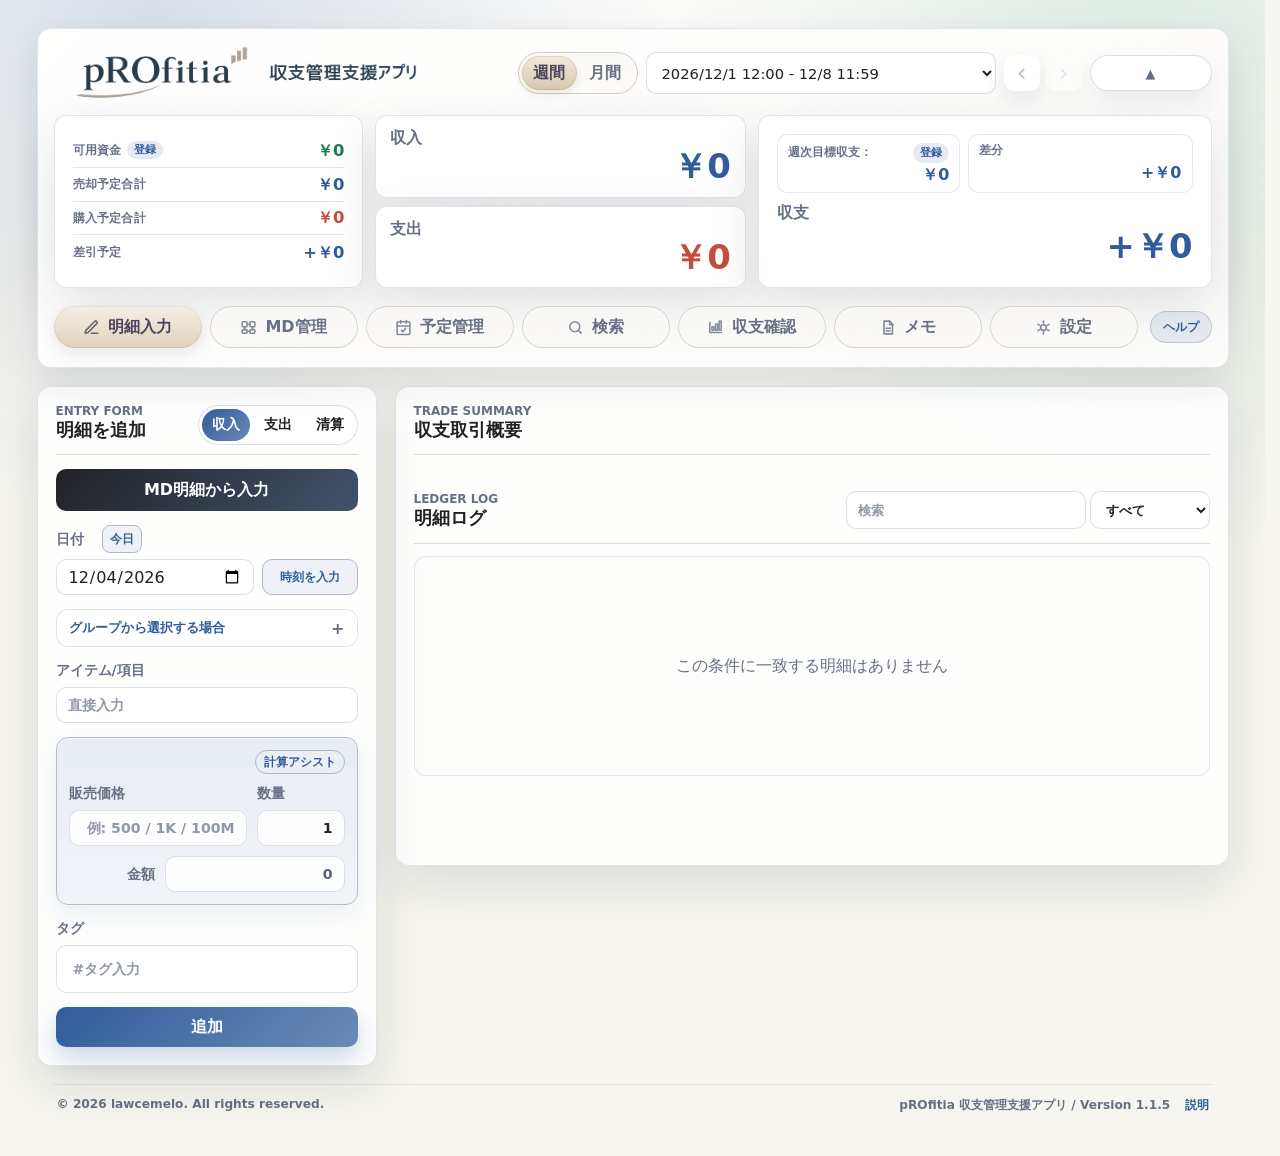
<file: index.html>
<!doctype html>
<html lang="ja">
  <head>
    <meta charset="utf-8" />
    <meta name="viewport" content="width=device-width, initial-scale=1" />
    <title>pROfitia - 収支管理</title>
    <meta name="description" content="RagnarokOnline向けの収支、予定、検索、清算、メモ管理を行うブラウザアプリです。" />
    <meta property="og:title" content="pROfitia 収支管理支援アプリ" />
    <meta property="og:description" content="RagnarokOnline向けの収支、予定、検索、清算、メモ管理を行うブラウザアプリです。" />
    <meta property="og:type" content="website" />
    <meta property="og:url" content="https://lawcemelo.github.io/pROfitia/" />
    <meta property="og:image" content="https://lawcemelo.github.io/pROfitia/assets/ogp.png" />
    <meta property="og:image:width" content="1200" />
    <meta property="og:image:height" content="800" />
    <meta name="twitter:card" content="summary_large_image" />
    <meta name="twitter:title" content="pROfitia 収支管理支援アプリ" />
    <meta name="twitter:description" content="RagnarokOnline向けの収支、予定、検索、清算、メモ管理を行うブラウザアプリです。" />
    <meta name="twitter:image" content="https://lawcemelo.github.io/pROfitia/assets/ogp.png" />
    <link rel="icon" href="favicon.svg" type="image/svg+xml" />
    <link rel="stylesheet" href="styles.css?v=1.1.5" />
  </head>
  <body>
    <main class="app-shell">
      <div class="sticky-top">
        <section class="topbar" aria-label="概要">
          <div>
            <h1 class="app-title">
              <button class="app-title-button" id="titleRefreshButton" type="button" aria-label="ページを更新">
                <img id="titleLogoImage" src="assets/profitia-title.png" alt="pROfitia - 収支管理" />
              </button>
            </h1>
          </div>
          <div class="month-control">
            <div class="period-mode-toggle" role="group" aria-label="表示単位">
              <button class="mode-button active" id="weekModeButton" type="button" data-mode="week">週間</button>
              <button class="mode-button" id="monthModeButton" type="button" data-mode="month">月間</button>
            </div>
            <div class="month-selectors hidden" id="monthSelectors">
              <select id="yearInput" aria-label="年"></select>
              <select id="monthInput" aria-label="月"></select>
            </div>
            <select id="periodPicker" aria-label="表示する収支区間"></select>
            <div class="period-nav-buttons" aria-label="期間移動">
              <button class="icon-button" id="prevMonth" type="button" aria-label="前の期間">‹</button>
              <button class="icon-button" id="nextMonth" type="button" aria-label="次の期間">›</button>
            </div>
          </div>
          <button class="top-collapse-button" id="topCollapseButton" type="button" aria-expanded="true">サマリを隠す</button>
        </section>

        <section class="summary-grid" aria-label="月別サマリー">
        <article class="summary-card planned-detail-summary-card">
          <div class="planned-detail-row">
            <div class="planned-detail-label">
              <span>可用資金</span>
              <button class="mini-register-button" id="plannedCashButton" type="button">登録</button>
            </div>
            <strong id="topPlannedCashTotal">¥0</strong>
          </div>
          <div class="planned-detail-row">
            <span>売却予定合計</span>
            <strong id="topPlannedSellTotal">¥0</strong>
            <strong id="topPlannedSellDetailTotal" class="hidden">¥0</strong>
          </div>
          <div class="planned-detail-row buy-plan">
            <span>購入予定合計</span>
            <strong id="topPlannedBuyTotal">¥0</strong>
            <strong id="topPlannedBuyDetailTotal" class="hidden">¥0</strong>
          </div>
          <div class="planned-detail-row">
            <span>差引予定</span>
            <strong id="topPlannedNetDetailTotal">¥0</strong>
          </div>
        </article>
        <div class="summary-stack main-summary-stack">
          <article class="summary-card compact-summary income">
            <span>収入</span>
            <strong id="incomeTotal">¥0</strong>
          </article>
          <article class="summary-card compact-summary expense">
            <span>支出</span>
            <strong id="expenseTotal">¥0</strong>
          </article>
        </div>
        <article class="summary-card balance balance-summary-card">
          <div class="target-summary-row" aria-label="月間収支目標">
            <div class="target-summary-item">
              <div class="target-summary-label">
                <span id="targetBalanceLabel">月間収支目標</span>
                <button class="mini-register-button" id="targetBalanceButton" type="button">登録</button>
              </div>
              <strong id="targetBalanceTotal">¥0</strong>
            </div>
            <div class="target-summary-item">
              <span>差分</span>
              <strong id="targetDiffTotal">¥0</strong>
            </div>
          </div>
          <span>収支</span>
          <strong id="balanceTotal">¥0</strong>
        </article>
        </section>

        <nav class="tabs" aria-label="画面切り替え">
          <button class="tab-button active" type="button" data-tab="entry">明細入力</button>
          <button class="tab-button md-tab-button" id="mdTabButton" type="button" data-tab="md">MD管理</button>
          <button class="tab-button" type="button" data-tab="planned">予定管理</button>
          <button class="tab-button" type="button" data-tab="search">検索</button>
          <button class="tab-button" type="button" data-tab="summary">収支確認</button>
          <button class="tab-button" type="button" data-tab="memo">メモ</button>
          <button class="tab-button" type="button" data-tab="settings">設定</button>
          <button class="help-page-button" id="openHelpButton" type="button">ヘルプ</button>
        </nav>
      </div>

      <section class="tab-panel active" id="entryPanel">
        <section class="workspace" id="entryWorkspace">
          <form class="entry-form" id="entryForm">
            <div class="form-header">
              <div>
                <p class="market-eyebrow">Entry Form</p>
                <h2>明細を追加</h2>
              </div>
              <div class="type-toggle" role="radiogroup" aria-label="種別">
                <label>
                  <input type="radio" name="type" value="income" checked />
                  <span>収入</span>
                </label>
                <label>
                  <input type="radio" name="type" value="expense" />
                  <span>支出</span>
                </label>
                <label>
                  <input type="radio" name="type" value="settlement" />
                  <span>清算</span>
                </label>
              </div>
            </div>

            <button class="secondary-button entry-md-detail-button" id="openMdEntryFromEntryButton" type="button">MD明細から入力</button>
            <div class="entry-date-row">
              <div class="entry-date-field">
                <div class="entry-date-label-row">
                  <label for="dateInput">&#26085;&#20184;</label>
                  <button class="date-today-button" id="todayDateButton" type="button">&#20170;&#26085;</button>
                </div>
                <input id="dateInput" type="date" required />
              </div>
              <button class="date-time-toggle-button" id="timeToggleButton" type="button" aria-expanded="false">&#26178;&#21051;&#12434;&#20837;&#21147;</button>
              <input class="entry-time-input hidden" id="timeInput" type="time" />
            </div>
            <select class="hidden" id="entryMdInput" aria-hidden="true" tabindex="-1"></select>
            <details class="entry-group-details" id="entryGroupDetails">
              <summary>グループから選択する場合</summary>
              <label>
                グループ
                <select id="entryMapInput"></select>
              </label>
            </details>
            <div class="entry-fields" id="incomeFields">
              <label>
                アイテム/項目
                <input id="entryItemInput" type="text" inputmode="text" maxlength="32" placeholder="直接入力" list="itemHistoryOptions" />
                <select class="entry-item-select hidden" id="entryItemSelect"></select>
              </label>
            </div>
            <div class="entry-fields hidden" id="expenseFields">
              <label>
                アイテム/項目
                <input id="expenseNameInput" type="text" inputmode="text" maxlength="32" placeholder="直接入力" list="itemHistoryOptions" />
                <select class="entry-item-select hidden" id="expenseNameSelect"></select>
              </label>
            </div>
            <div class="price-calc-block">
              <div class="price-calc-header">
                <span class="price-calc-actions">
                  <button class="calc-mini-button" id="entryCalcAssistButton" type="button" tabindex="-1">計算アシスト</button>
                </span>
              </div>
              <div class="price-quantity-row">
                <div class="calc-field">
                  <span class="field-label-row">
                    <label id="unitPriceLabel" for="unitPriceInput">販売価格</label>
                  </span>
                  <input id="unitPriceInput" type="text" inputmode="text" placeholder="例: 500 / 1K / 100M" required />
                </div>
                <div class="calc-field">
                  <span class="field-label-row">
                    <label for="quantityInput">数量</label>
                  </span>
                  <input id="quantityInput" type="text" inputmode="text" value="1" required />
                </div>
                <label class="amount-field">
                  金額
                  <input id="amountInput" type="text" inputmode="text" tabindex="-1" placeholder="数量×販売価格" readonly required />
                </label>
              </div>
            </div>
            <div class="settlement-entry-block hidden" id="settlementFields">
              <div class="settlement-main-column">
              <div class="settlement-entry-subhead">
                <span>清算明細</span>
                <button class="calc-mini-button" id="addSettlementRowButton" type="button">行追加</button>
              </div>
              <div class="settlement-entry-head">
                <span>アイテム/項目</span>
                <span></span>
                <span>&#36009;&#22770;&#20385;&#26684;</span>
                <span>数量</span>
                <span>金額</span>
                <span></span>
              </div>
              <div class="settlement-entry-rows" id="settlementRows"></div>
              <div class="settlement-entry-total">
                <span>合計</span>
                <strong id="settlementTotalAmount">¥0</strong>
              </div>
              <div class="settlement-entry-subhead">
                <span class="purchase-title-group">
                  <span>買取明細</span>
                </span>
                <button class="calc-mini-button" id="addPurchaseRowButton" type="button">行追加</button>
              </div>
              <div class="settlement-entry-head purchase-entry-head">
                <span>アイテム/項目</span>
                <span>買取者</span>
                <span>買取価格</span>
                <span>数量</span>
                <span>金額</span>
                <span></span>
              </div>
              <div class="settlement-entry-rows" id="purchaseRows"></div>
              <div class="settlement-entry-total purchase-entry-total">
                <span>合計</span>
                <strong id="purchaseTotalAmount">¥0</strong>
                <strong id="purchaseBuyTotalAmount" class="hidden">¥0</strong>
              </div>
              </div>
              <aside class="settlement-distribution-panel">
              <div class="settlement-entry-total settlement-grand-total">
                <label class="settlement-people-field">
                  人数
                  <span class="people-stepper">
                    <button class="people-step-button" id="settlementPeopleDownButton" type="button" aria-label="人数を減らす">−</button>
                    <input id="settlementPeopleCountInput" type="text" inputmode="text" value="1" />
                    <button class="people-step-button" id="settlementPeopleUpButton" type="button" aria-label="人数を増やす">＋</button>
                  </span>
                </label>
              </div>
              <div class="buyer-distribution-list" id="buyerDistributionList"></div>
              <p class="distribution-help-text">※追加対象にチェックを入れてください</p>
              </aside>
            </div>
            <div class="entry-tag-block">
              <div class="frequent-tag-row">
                <span>タグ</span>
                <span class="frequent-tag-list" id="frequentTagList" aria-label="よく使うタグ"></span>
              </div>
              <label class="tag-field">
                <span class="visually-hidden">タグ</span>
                <div class="tag-chip-input" id="tagChipInput">
                  <div class="tag-chip-list" id="tagChipList"></div>
                  <input id="tagsInput" type="text" inputmode="text" maxlength="40" placeholder="#タグ入力" />
                </div>
                <div class="tag-suggestion-list hidden" id="tagSuggestions"></div>
              </label>
            </div>
            <button class="primary-button" type="submit">追加</button>
          </form>

          <section class="ledger-panel" aria-label="明細一覧">
            <div class="ledger-toolbar">
              <div>
                <p class="market-eyebrow">Trade Summary</p>
                <h2>収支取引概要</h2>
              </div>
            </div>
            <div class="bar-panel">
              <div class="category-bars collapsed" id="categoryBars" aria-label="収支取引概要"></div>
              <button class="expand-bars-button hidden" id="toggleBarsButton" type="button">全体を表示する</button>
            </div>
            <div class="ledger-toolbar log-toolbar">
              <div>
                <p class="market-eyebrow">Ledger Log</p>
                <h2>明細ログ</h2>
              </div>
              <div class="filters">
                <input id="searchInput" type="search" placeholder="検索" aria-label="明細を検索" />
                <select id="typeFilter" aria-label="種別で絞り込み">
                  <option value="all">すべて</option>
                  <option value="income">収入</option>
                  <option value="expense">支出</option>
                </select>
              </div>
            </div>
            <div class="ledger-list" id="ledgerList"></div>
          </section>
        </section>
      </section>

      <section class="tab-panel" id="searchPanel">
        <section class="settings-panel search-panel" aria-label="アイテム検索">
          <div class="settings-header">
            <div>
              <p class="market-eyebrow">Ledger Search</p>
              <h2>明細検索</h2>
            </div>
          </div>
          <div class="settings-grid search-control-grid">
            <div class="search-date-range" aria-label="期間で検索">
              <input id="searchStartDateInput" type="date" aria-label="検索開始日" />
              <span>～</span>
              <input id="searchEndDateInput" type="date" aria-label="検索邨ゆｺ・律" />
            </div>
            <select id="typeSearchInput" aria-label="種別で検索">
              <option value="all">すべて</option>
              <option value="income">収入</option>
              <option value="expense">支出</option>
            </select>
            <label class="tag-field search-tag-field" aria-label="タグで検索">
              <div class="tag-chip-input" id="searchTagChipInput">
                <div class="tag-chip-list" id="searchTagChipList"></div>
                <input id="searchTagsInput" type="text" inputmode="text" maxlength="40" placeholder="#タグ検索" />
              </div>
              <div class="tag-suggestion-list hidden" id="searchTagSuggestions"></div>
            </label>
            <input id="itemSearchInput" type="search" inputmode="text" placeholder="アイテム/項目名で検索" aria-label="アイテム/項目名で検索" list="itemHistoryOptions" />
            <button class="secondary-button" id="clearSearchButton" type="button">クリア</button>
          </div>
          <div class="search-total-grid hidden" id="searchTotals" aria-label="検索結果の収支合計"></div>
          <p class="unit-price-trend-note">検索結果内でアイテムが1種類の場合、単価推移が表示されます。</p>
          <div class="unit-price-trend-panel" id="unitPriceTrendPanel"></div>
          <div class="search-results" id="itemSearchResults"></div>
        </section>
      </section>

      <section class="tab-panel" id="plannedPanel">
        <section class="settings-panel" aria-label="キャッシュフロー">
          <div class="settings-header">
            <div>
              <p class="market-eyebrow">Cash Flow</p>
              <h2>キャッシュフロー</h2>
            </div>
          </div>
          <div class="planned-input-block">
          <div class="type-toggle planned-type-toggle" role="radiogroup" aria-label="予定種別">
            <label>
              <input type="radio" name="plannedType" value="sell" checked />
              <span>売却</span>
            </label>
            <label>
              <input type="radio" name="plannedType" value="buy" />
              <span>購入</span>
            </label>
          </div>
          <div class="settings-grid item-entry-grid planned-entry-grid">
            <label class="tag-field planned-tag-field" aria-label="タグ">
              <div class="tag-chip-input" id="plannedTagChipInput">
                <div class="tag-chip-list" id="plannedTagChipList"></div>
                <input id="plannedTagsInput" type="text" inputmode="text" maxlength="40" placeholder="#タグ入力" />
              </div>
              <div class="tag-suggestion-list hidden" id="plannedTagSuggestions"></div>
            </label>
            <input id="plannedItemInput" type="text" inputmode="text" maxlength="32" placeholder="アイテム名" list="itemHistoryOptions" />
            <input id="plannedQuantityInput" type="text" inputmode="decimal" placeholder="数量" value="1" />
            <input id="plannedAmountInput" type="text" inputmode="text" placeholder="予定単価 例: 1K / 100M" />
            <button class="secondary-button wide-add" id="addPlannedButton" type="button">予定追加</button>
          </div>
          </div>
          <div class="planned-total-grid">
            <div class="planned-total">可用資金 <strong id="plannedCashDisplay">¥0</strong></div>
            <div class="planned-total">売却予定合計<strong id="plannedSellTotal">¥0</strong></div>
            <div class="planned-total">購入予定合計<strong id="plannedBuyTotal">¥0</strong></div>
            <div class="planned-total">差引予定<strong id="plannedNetTotal">¥0</strong></div>
          </div>
          <div class="management-list" id="plannedList"></div>
        </section>
      </section>

      <section class="tab-panel" id="summaryPanel">
        <section class="market-panel" aria-label="収支確認">
          <div class="market-header">
            <div>
              <p class="market-eyebrow">Performance Board</p>
              <h2>収支確認</h2>
            </div>
          </div>
          <section class="summary-filter-panel" aria-label="収支条件">
            <button class="summary-filter-toggle" id="summaryFilterToggle" type="button" aria-expanded="false">
              <span>収支条件</span>
              <strong aria-hidden="true">+</strong>
            </button>
            <div class="summary-filter-bar hidden" id="summaryFilterBody">
              <label class="summary-filter-condition">
                <select id="summaryTagCondition">
                  <option value="includeAny">いずれかを含む</option>
                  <option value="includeAll">すべて含む</option>
                  <option value="exclude">含まない</option>
                </select>
              </label>
              <label class="tag-field summary-tag-field" aria-label="収支確認タグ条件">
                <div class="tag-chip-input" id="summaryTagChipInput">
                  <div class="tag-chip-list" id="summaryTagChipList"></div>
                  <input id="summaryTagsInput" type="text" inputmode="text" maxlength="40" placeholder="#タグ条件" />
                </div>
                <div class="tag-suggestion-list hidden" id="summaryTagSuggestions"></div>
              </label>
              <button class="secondary-button summary-filter-clear" id="summaryFilterClearButton" type="button">クリア</button>
              <span class="summary-filter-status" id="summaryFilterStatus">全明細を集計中</span>
            </div>
          </section>
          <section class="year-chart-panel market-chart-panel" aria-label="収入、支出、収支グラフ">
            <div class="chart-heading">
              <h3 id="trendChartTitle">月次12か月推移</h3>
              <div class="md-trend-metric-toggle hidden" id="mdTrendMetricToggle" role="group" aria-label="MD比較軸">
                <button class="md-trend-metric-button active" type="button" data-md-trend-metric="amount">総額</button>
                <button class="md-trend-metric-button" type="button" data-md-trend-metric="hourly">時給</button>
              </div>
              <label class="trend-count-control">
                <span>表示数</span>
                <input id="trendPeriodCountInput" type="number" inputmode="numeric" min="1" max="60" step="1" value="12" />
                <strong id="trendPeriodCountUnit">か月</strong>
              </label>
              <div class="summary-view-toggle" role="group" aria-label="集計表示">
                <button class="summary-view-button active" type="button" data-summary-view="overall">全体</button>
                <button class="summary-view-button" type="button" data-summary-view="md">MD</button>
              </div>
            </div>
            <div class="year-chart" id="yearChart"></div>
            <div class="chart-footer">
              <div class="chart-legend" id="summaryChartLegend">
                <span><i class="legend-income"></i>収入</span>
                <span><i class="legend-expense"></i>支出</span>
                <span><i class="legend-net"></i>収支</span>
                <span><i class="legend-target"></i>目標収支</span>
              </div>
              <div class="chart-axis-controls" id="chartAxisControls" aria-label="グラフ軸上限設定">
                <button class="mini-register-button" id="barAxisMaxButton" type="button">収入/支出軸登録</button>
                <span>収入/支出軸 <strong id="barAxisMaxDisplay">自動</strong></span>
                <button class="mini-register-button" id="netAxisMaxButton" type="button">収支軸登録</button>
                <span>収支軸 <strong id="netAxisMaxDisplay">自動</strong></span>
              </div>
            </div>
          </section>
          <div class="summary-lower-grid">
            <div class="period-list" id="periodList"></div>
            <div class="summary-detail" id="summaryDetail"></div>
          </div>
        </section>
      </section>

      <section class="tab-panel" id="memoPanel">
        <section class="settings-panel memo-panel" aria-label="メモ">
          <div class="settings-header">
            <div>
              <p class="market-eyebrow">Memo Board</p>
              <h2>メモ</h2>
            </div>
          </div>
          <div class="memo-input-block">
            <label class="tag-field memo-tag-field">
              <span class="visually-hidden">タグ</span>
              <div class="tag-chip-input" id="memoTagChipInput">
                <div class="tag-chip-list" id="memoTagChipList"></div>
                <input id="memoTagInput" type="text" inputmode="text" maxlength="32" placeholder="#タグ" />
              </div>
              <div class="tag-suggestion-list hidden" id="memoTagSuggestions"></div>
            </label>
            <input id="memoTitleInput" type="text" inputmode="text" maxlength="48" placeholder="タイトル" />
            <label class="memo-done-toggle">
              <input id="memoDoneInput" type="checkbox" />
              完了            </label>
            <div class="memo-color-picker" id="memoColorPicker" aria-label="メモ色">
              <label><input type="radio" name="memoColor" value="blue" checked /><span class="memo-color-swatch memo-color-blue"></span></label>
              <label><input type="radio" name="memoColor" value="green" /><span class="memo-color-swatch memo-color-green"></span></label>
              <label><input type="radio" name="memoColor" value="amber" /><span class="memo-color-swatch memo-color-amber"></span></label>
              <label><input type="radio" name="memoColor" value="rose" /><span class="memo-color-swatch memo-color-rose"></span></label>
              <label><input type="radio" name="memoColor" value="slate" /><span class="memo-color-swatch memo-color-slate"></span></label>
            </div>
            <textarea id="memoBodyInput" maxlength="2000" placeholder="メモしたいことを自由に記入してください"></textarea>
            <div class="memo-action-row">
              <button class="secondary-button" id="clearMemoButton" type="button">クリア</button>
              <button class="primary-button" id="saveMemoButton" type="button">メモ追加</button>
            </div>
          </div>
          <div class="memo-search-block">
            <select id="memoDoneFilter" aria-label="完了状態">
              <option value="all">すべて</option>
              <option value="open" selected>未完了</option>
              <option value="done">完了済</option>
            </select>
            <label class="tag-field memo-search-tag-field">
              <span class="visually-hidden">タグ検索</span>
              <div class="tag-chip-input" id="memoSearchTagChipInput">
                <div class="tag-chip-list" id="memoSearchTagChipList"></div>
                <input id="memoSearchTagInput" type="text" inputmode="text" maxlength="32" placeholder="#タグ検索" />
              </div>
              <div class="tag-suggestion-list hidden" id="memoSearchTagSuggestions"></div>
            </label>
            <input id="memoSearchInput" type="search" inputmode="text" placeholder="タイトル・内容で検索" />
          </div>
          <div class="memo-list" id="memoList"></div>
        </section>
      </section>

      <section class="tab-panel" id="mdPanel">
        <section class="market-panel md-panel" aria-label="MD管理">
          <div class="market-header">
            <div>
              <p class="market-eyebrow">Memorial Dungeon Board</p>
              <h2>MD管理</h2>
            </div>
            <div class="md-header-actions">
              <div class="md-layout-toggle" role="group" aria-label="MD管理の表示方向">
                <button class="mode-button active" id="mdCharacterRowsButton" type="button" data-md-layout="characterRows">キャラ行</button>
                <button class="mode-button" id="mdDungeonRowsButton" type="button" data-md-layout="dungeonRows">MD行</button>
              </div>
              <button class="secondary-button md-fullscreen-toggle" id="mdFullscreenToggleButton" type="button" aria-pressed="false">全画面</button>
            </div>
          </div>
          <div class="md-control-row">
            <p class="md-action-guide">MD完了時は左クリックでチェック、Shiftを押しながら左クリックで明細付きチェック。</p>
            <section class="md-monitor-panel" aria-label="監視アプリ接続">
              <label class="md-monitor-hidden-control">
                現在キャラ
                <select id="mdMonitorCharacterInput"></select>
              </label>
              <label class="md-start-time-field">
                開始時間
                <input id="mdStartTimeInput" type="time" />
              </label>
              <button class="secondary-button" id="mdStartNowButton" type="button">START</button>
              <button class="secondary-button" id="mdStopButton" type="button">STOP</button>
              <button class="secondary-button" id="mdResetButton" type="button">RESET</button>
              <span class="md-elapsed-time" id="mdElapsedTime" aria-live="polite">経過 --分</span>
              <button class="secondary-button md-monitor-hidden-control" id="mdMonitorConnectButton" type="button">監視接続</button>
              <button class="secondary-button md-monitor-hidden-control" id="mdMonitorFetchButton" type="button">検出ログ読取</button>
              <span class="md-monitor-hidden-control" id="mdMonitorStatus">未接続</span>
            </section>
          </div>
          <section class="md-board-section" aria-label="MD周回状況">
            <div class="md-week-grid" id="mdWeekGrid" tabindex="-1"></div>
          </section>
        </section>
      </section>

      <section class="tab-panel" id="mapsPanel">
        <div class="settings-layout">
          <nav class="settings-anchor-nav" aria-label="設定内メニュー">
            <button type="button" data-settings-target="itemsPanel">アイテム</button>
            <details class="settings-anchor-group">
              <summary>グループ管理</summary>
              <button type="button" data-settings-target="mapsPanel">グループ</button>
              <button type="button" data-settings-target="linksPanel">グループ構成</button>
            </details>
            <details class="settings-anchor-group">
              <summary>MD管理</summary>
              <button type="button" data-settings-target="charactersPanel">キャラクター</button>
              <button type="button" data-settings-target="mdMasterPanel">MD</button>
              <button type="button" data-settings-target="mdItemLinkPanel">MD構成</button>
              <button type="button" data-settings-target="mdTagLinkPanel">タグ/グループMD反映</button>
            </details>
            <button type="button" data-settings-target="settingsPanel">色テーマ</button>
            <button type="button" data-settings-target="backupPanel">バックアップ</button>
            <button type="button" data-settings-target="resetPanel">オールリセット</button>
          </nav>
          <div class="settings-content">
        <section class="settings-panel" aria-label="グループ登録">
          <div class="settings-header">
            <div>
              <p class="market-eyebrow">Group Master</p>
              <h2>グループ</h2>
            </div>
          </div>
          <div class="inline-add">
            <input id="mapNameInput" type="text" inputmode="text" maxlength="32" placeholder="新しいグループ名" />
            <button class="secondary-button" id="addMapButton" type="button">グループ追加</button>
          </div>
          <div class="management-list" id="mapList"></div>
        </section>
          <section class="tab-panel" id="itemsPanel">
          <section class="settings-panel" aria-label="アイテム登録">
          <div class="settings-header">
          <div>
          <p class="market-eyebrow">Item Master</p>
          <h2>アイテム</h2>
          </div>
          </div>
          <div class="settings-grid item-entry-grid">
          <input id="itemNameInput" type="text" inputmode="text" maxlength="32" placeholder="新しいアイテム名" list="itemHistoryOptions" />
          <input id="itemAmountInput" type="text" inputmode="text" placeholder="販売価格 例: 1K / 100M" />
          <input id="itemOfficialIdInput" type="text" inputmode="numeric" maxlength="12" placeholder="公式ID" />
          <button class="secondary-button wide-add" id="addItemButton" type="button">アイテム追加</button>
          </div>
          <div class="management-list" id="itemList"></div>
          </section>
          </section>
          </div>
        </div>
      </section>

      <section class="tab-panel" id="linksPanel">
        <section class="settings-panel" aria-label="グループ構成">
          <div class="settings-header">
            <div>
              <p class="market-eyebrow">Group Item Link</p>
              <h2>グループ構成</h2>
            </div>
          </div>
          <div class="settings-grid">
            <label>
              グループ
              <select id="linkMapInput"></select>
            </label>
            <label>
              アイテム
              <select id="linkItemInput"></select>
            </label>
            <button class="secondary-button wide-add" id="addLinkButton" type="button">グループ構成に追加</button>
          </div>
          <div class="map-list" id="linkList"></div>
        </section>
      </section>

      <section class="tab-panel" id="charactersPanel">
        <section class="settings-panel game-master-panel" aria-label="キャラクター登録">
          <div class="settings-header">
            <div>
              <p class="market-eyebrow">Character Master</p>
              <h2>キャラクター</h2>
            </div>
          </div>
          <div class="settings-grid character-entry-grid">
            <input id="characterNameInput" type="text" inputmode="text" maxlength="32" placeholder="キャラクター名" />
            <input id="characterJobInput" type="text" inputmode="text" maxlength="32" placeholder="job" />
            <input id="characterLevelInput" type="text" inputmode="numeric" maxlength="4" placeholder="レベル" />
            <label class="character-icon-picker">
              <span class="file-pick-button">ファイルを選択</span>
              <span class="file-pick-status" id="characterIconStatus">未選択</span>
              <input id="characterIconInput" type="file" accept="image/*" aria-label="アイコン画像" />
            </label>
            <button class="secondary-button wide-add" id="addCharacterButton" type="button">キャラクター追加</button>
          </div>
          <div class="management-list character-list" id="characterList"></div>
        </section>
      </section>

      <section class="tab-panel" id="mdMasterPanel">
        <section class="settings-panel game-master-panel" aria-label="MD登録">
          <div class="settings-header">
            <div>
              <p class="market-eyebrow">MD Master</p>
              <h2>MD</h2>
            </div>
          </div>
          <div class="settings-grid md-master-entry-grid">
            <input id="mdNameInput" type="text" inputmode="text" maxlength="48" placeholder="MD名" />
            <input id="mdIdNameInput" type="text" inputmode="text" maxlength="48" placeholder="ID名（任意）" />
            <input id="mdConditionLevelInput" type="text" inputmode="numeric" maxlength="4" placeholder="条件レベル" />
            <select id="mdResetTypeInput" aria-label="リセット種別">
              <option value="daily">日次リセット / 1日1回</option>
              <option value="weekly2">週次リセット / 週2回</option>
              <option value="weekly1">週次リセット / 週1回</option>
            </select>
            <button class="secondary-button wide-add" id="addMdButton" type="button">MD追加</button>
          </div>
          <div class="management-list md-master-list" id="mdList"></div>
        </section>
      </section>

      <section class="tab-panel" id="mdItemLinkPanel">
        <section class="settings-panel game-master-panel" aria-label="MD構成登録">
          <div class="settings-header">
            <div>
              <p class="market-eyebrow">MD Item Link</p>
              <h2>MD構成</h2>
            </div>
          </div>
          <div class="settings-grid md-item-link-entry-grid">
            <select id="mdItemLinkMdInput" aria-label="MD"></select>
            <select id="mdItemLinkGroupInput" aria-label="区分"></select>
            <input id="mdItemLinkGroupNameInput" type="text" inputmode="text" maxlength="24" placeholder="新しい区分名" />
            <button class="secondary-button" id="addMdItemGroupButton" type="button" disabled>区分追加</button>
            <label class="md-item-link-item-field">
              <span class="visually-hidden">アイテム</span>
              <input id="mdItemLinkItemInput" type="text" inputmode="text" maxlength="32" placeholder="アイテムマスタから選択" autocomplete="off" />
              <div class="md-item-suggestion-list hidden" id="mdItemLinkItemSuggestions"></div>
            </label>
            <button class="secondary-button" id="addMdItemLinkButton" type="button" disabled>構成に追加</button>
          </div>
          <div class="management-list md-item-link-list" id="mdItemLinkList"></div>
        </section>
      </section>

      <section class="tab-panel" id="mdTagLinkPanel">
        <section class="settings-panel game-master-panel" aria-label="タグ/グループMD反映">
          <div class="settings-header">
            <div>
              <p class="market-eyebrow">Condition MD Apply</p>
              <h2>タグ/グループMD反映</h2>
              <p class="settings-description">登録済データの指定タグまたはグループを、選択したMDとして一括登録します。</p>
            </div>
          </div>
          <div class="settings-grid md-tag-link-entry-grid">
            <div class="md-condition-stack">
              <label class="tag-field">
                <span class="visually-hidden">タグ</span>
                <div class="tag-chip-input" id="mdTagLinkTagChipInput">
                  <div class="tag-chip-list" id="mdTagLinkTagChipList"></div>
                  <input id="mdTagLinkTagInput" type="text" inputmode="text" maxlength="40" placeholder="#タグ" />
                </div>
                <div class="tag-suggestion-list hidden" id="mdTagLinkTagSuggestions"></div>
              </label>
              <select id="mdTagLinkMapInput" aria-label="グループ"></select>
            </div>
            <div class="md-apply-arrow" aria-hidden="true">➡</div>
            <div class="md-apply-target">
              <select id="mdTagLinkMdInput" aria-label="MD"></select>
              <button class="secondary-button" id="addMdTagLinkButton" type="button" disabled>一括変換</button>
            </div>
          </div>
        </section>
      </section>

      <section class="tab-panel" id="settingsPanel">
        <section class="settings-panel" aria-label="色テーマ">
          <div class="settings-header">
            <div>
              <p class="market-eyebrow">Preferences</p>
              <h2>色テーマ</h2>
            </div>
          </div>
          <section class="theme-picker" aria-label="色テーマ">
            <h3>色テーマ</h3>
            <div class="theme-grid" id="themeGrid"></div>
          </section>
        </section>
        <section class="settings-panel backup-settings-panel" id="backupPanel" aria-label="バックアップ">
          <div class="settings-header">
            <div>
              <p class="market-eyebrow">Backup</p>
              <h2>バックアップ</h2>
            </div>
          </div>
          <section class="backup-panel" aria-label="エクスポートとインポート">
            <h3>エクスポート/ インポート</h3>
            <div class="backup-actions">
              <button class="secondary-button" id="exportDataButton" type="button">エクスポート</button>
              <button class="secondary-button" id="importDataButton" type="button">インポート</button>
              <input class="hidden" id="importDataInput" type="file" accept="application/json,.json" />
            </div>
          </section>
          <section class="backup-panel reset-panel" id="resetPanel" aria-label="データのオールリセット">
            <div>
              <h3>データのオールリセット</h3>
              <p>明細、予定、メモ、グループ、アイテム、グループ構成、色テーマなど、ブラウザ内に保存されているpROfitiaのデータをすべて削除します。</p>
            </div>
            <div class="backup-actions">
              <button class="danger-button reset-data-button" id="resetAllDataButton" type="button">全データを削除</button>
            </div>
          </section>
        </section>
      </section>
      <footer class="app-footer">
        <span>© 2026 lawcemelo. All rights reserved.</span>
        <span>
          pROfitia 収支管理支援アプリ / Version 1.1.5
          <a href="guide.html" target="_blank" rel="noopener noreferrer">説明</a>
        </span>
      </footer>
    </main>

    <template id="entryTemplate">
      <article class="entry-item">
        <div class="entry-date"></div>
        <div class="entry-main">
          <strong class="entry-memo"></strong>
          <span class="entry-category"></span>
        </div>
        <div class="entry-amount"></div>
      </article>
    </template>

    <div class="modal-backdrop hidden" id="mdEntryModal" role="dialog" aria-modal="true" aria-label="MD明細追加">
      <form class="edit-dialog md-entry-dialog" id="mdEntryForm">
        <div class="settings-header">
          <h2>MD明細追加</h2>
          <button class="delete-button" id="closeMdEntryButton" type="button" aria-label="閉じる">×</button>
        </div>
        <div class="edit-datetime-row">
          <div class="edit-date-control">
            <div class="edit-date-field">
              <div class="edit-date-label-row">
                <label for="mdEntryDateInput">日付</label>
              </div>
              <input id="mdEntryDateInput" type="date" required />
            </div>
          </div>
          <label class="edit-time-field">
            時刻
            <input id="mdEntryTimeInput" type="time" required />
          </label>
        </div>
        <div class="md-entry-meta-row">
          <label class="entry-md-field">
            MD
            <select id="mdEntryMdInput" required></select>
          </label>
          <label class="entry-md-field">
            区分
            <select id="mdEntryGroupInput"></select>
          </label>
          <label class="md-entry-duration-field">
            攻略時間
            <span class="md-duration-input-wrap">
              <input id="mdEntryDurationInput" type="text" inputmode="decimal" placeholder="30" />
              <span>分</span>
            </span>
          </label>
          <label class="md-entry-party-field">
            攻略人数
            <span class="md-duration-input-wrap">
              <input id="mdEntryPartySizeInput" type="text" inputmode="numeric" value="1" />
              <span>人</span>
            </span>
          </label>
        </div>
        <button class="secondary-button md-entry-add-line" id="addMdEntryLineButton" type="button">明細行を追加</button>
        <div class="md-entry-line md-entry-line-header" aria-hidden="true">
          <span>種別</span>
          <span>アイテム/項目</span>
          <span>計算</span>
          <span>単価</span>
          <span>数量</span>
          <span>金額/人</span>
          <span></span>
        </div>
        <div class="md-entry-lines" id="mdEntryLines"></div>
        <template id="mdEntryLineTemplate">
          <div class="md-entry-line">
            <select class="md-entry-line-type" aria-label="種別">
              <option value="income">収入</option>
              <option value="expense">支出</option>
            </select>
            <input class="md-entry-line-item" type="text" inputmode="text" list="itemHistoryOptions" maxlength="32" placeholder="アイテム/項目" required />
            <button class="calc-mini-button md-entry-line-calc-button" type="button" tabindex="-1">計算</button>
            <input class="md-entry-line-price" type="text" inputmode="text" placeholder="単価" required />
            <input class="md-entry-line-quantity" type="text" inputmode="decimal" value="1" required />
            <input class="md-entry-line-amount" type="text" inputmode="text" placeholder="金額" readonly required />
            <button class="delete-button md-entry-line-delete" type="button" aria-label="明細行を削除">×</button>
          </div>
        </template>
        <div class="md-entry-total-panel" aria-label="MD明細合計">
          <div>
            <span>合計</span>
            <strong id="mdEntryTotalAmount">¥0</strong>
          </div>
          <div>
            <span>時給</span>
            <strong id="mdEntryHourlyAmount">--</strong>
          </div>
        </div>
        <div class="entry-fields hidden">
          <label>
            アイテム/項目
            <input id="mdEntryItemInput" type="text" inputmode="text" list="itemHistoryOptions" maxlength="32" placeholder="選択または直接入力" />
          </label>
        </div>
        <div class="price-calc-block edit-price-block hidden">
          <div class="edit-price-row">
            <div class="edit-income-price-field calc-field">
              <span class="field-label-row">
                <label id="mdEntryUnitPriceLabel" for="mdEntryUnitPriceInput">販売価格</label>
              </span>
              <input id="mdEntryUnitPriceInput" type="text" inputmode="text" placeholder="例: 500 / 1K / 100M" />
            </div>
            <div class="edit-quantity-field calc-field">
              <span class="field-label-row">
                <label for="mdEntryQuantityInput">数量</label>
              </span>
              <input id="mdEntryQuantityInput" type="text" inputmode="text" value="1" />
            </div>
            <label class="edit-amount-field">
              金額              <input id="mdEntryAmountInput" type="text" inputmode="text" tabindex="-1" placeholder="数量×単価" readonly />
            </label>
          </div>
        </div>
        <div class="edit-action-row">
          <button class="primary-button edit-save-button" type="submit">登録</button>
        </div>
      </form>
    </div>

    <div class="modal-backdrop hidden" id="editModal" role="dialog" aria-modal="true" aria-label="明細編集">
      <form class="edit-dialog" id="editForm">
        <div class="settings-header">
          <h2>明細編集</h2>
          <button class="delete-button" id="closeEditButton" type="button" aria-label="閉じる">×</button>
        </div>
        <div class="type-toggle" role="radiogroup" aria-label="編集する種別">
          <label>
            <input type="radio" name="editType" value="income" />
            <span>収入</span>
          </label>
          <label>
            <input type="radio" name="editType" value="expense" />
            <span>支出</span>
          </label>
        </div>
        <div class="edit-datetime-row">
          <div class="edit-date-control">
            <div class="edit-date-field">
              <div class="edit-date-label-row">
                <label for="editDateInput">&#26085;&#20184;</label>
                <button class="date-today-button" id="editTodayDateButton" type="button">&#20170;&#26085;</button>
              </div>
              <input id="editDateInput" type="date" required />
            </div>
          </div>
          <label class="edit-time-field">
            時刻
            <input id="editTimeInput" type="time" required />
          </label>
        </div>
        <label class="entry-md-field">
          MD
          <select id="editMdInput"></select>
        </label>
        <details class="entry-group-details edit-group-details" id="editGroupDetails">
          <summary>グループから選択する場合</summary>
          <label>
            &#12464;&#12523;&#12540;&#12503;
            <select id="editMapInput"></select>
          </label>
        </details>
        <div class="entry-fields" id="editIncomeFields">
          <label>
            &#12450;&#12452;&#12486;&#12512;/&#38917;&#30446;
            <input id="editItemInput" type="text" inputmode="text" list="itemHistoryOptions" maxlength="32" placeholder="&#36984;&#25246;&#12414;&#12383;&#12399;&#30452;&#25509;&#20837;&#21147;" />
            <select class="entry-item-select hidden" id="editItemSelect"></select>
          </label>
        </div>
        <div class="entry-fields hidden" id="editExpenseFields">
          <label>
            &#12450;&#12452;&#12486;&#12512;/&#38917;&#30446;
            <input id="editExpenseNameInput" type="text" inputmode="text" list="itemHistoryOptions" maxlength="32" placeholder="&#36984;&#25246;&#12414;&#12383;&#12399;&#30452;&#25509;&#20837;&#21147;" />
            <select class="entry-item-select hidden" id="editExpenseNameSelect"></select>
          </label>
        </div>
        <div class="price-calc-block edit-price-block">
          <div class="price-calc-header">
            <span class="price-calc-actions">
              <button class="calc-mini-button" id="editCalcAssistButton" type="button" tabindex="-1">計算アシスト</button>
            </span>
          </div>
          <div class="edit-price-row">
            <div class="edit-income-price-field calc-field">
              <span class="field-label-row">
                <label for="editIncomeUnitPriceInput">販売価格</label>
              </span>
              <input id="editIncomeUnitPriceInput" type="text" inputmode="text" placeholder="例: 500 / 1K / 100M" required />
            </div>
            <div class="edit-expense-price-field calc-field">
              <span class="field-label-row">
                <label for="editExpenseUnitPriceInput">購入価格</label>
              </span>
              <input id="editExpenseUnitPriceInput" type="text" inputmode="text" placeholder="例: 500 / 1K / 100M" required />
            </div>
            <div class="edit-quantity-field calc-field">
              <span class="field-label-row">
                <label for="editQuantityInput">数量</label>
              </span>
              <input id="editQuantityInput" type="text" inputmode="text" required />
            </div>
            <label class="edit-amount-field">
              金額
              <input id="editAmountInput" type="text" inputmode="text" tabindex="-1" placeholder="例: 500 / 1K / 100M" readonly required />
            </label>
          </div>
        </div>
        <p class="planned-transfer-remainder hidden" id="plannedTransferRemainderNotice"></p>
        <div class="edit-tags-field entry-tag-block">
          <div class="frequent-tag-row">
            <span>タグ</span>
            <span class="frequent-tag-list" id="editFrequentTagList" aria-label="よく使うタグ"></span>
          </div>
          <label class="tag-field">
            <span class="visually-hidden">タグ</span>
            <div class="tag-chip-input" id="editTagChipInput">
              <div class="tag-chip-list" id="editTagChipList"></div>
              <input id="editTagsInput" type="text" inputmode="text" maxlength="40" placeholder="#タグ入力" />
            </div>
            <div class="tag-suggestion-list hidden" id="editTagSuggestions"></div>
          </label>
        </div>
        <div class="edit-action-row">
          <button class="danger-button" id="deleteEditEntryButton" type="button">削除</button>
          <button class="primary-button edit-save-button" type="submit">保存</button>
        </div>
      </form>
    </div>

    <div class="modal-backdrop hidden" id="calcModal" role="dialog" aria-modal="true" aria-label="計算">
      <form class="edit-dialog calc-dialog" id="calcForm">
        <div class="settings-header">
          <h2 id="calcTitle">計算アシスト</h2>
          <button class="delete-button" id="closeCalcButton" type="button" aria-label="閉じる">×</button>
        </div>
        <div class="calc-mode-stack">
          <div class="calc-mode-card">
            <label class="calc-mode-title">
              <input id="calcModeUnitPrice" type="radio" name="calcMode" value="unitPrice" />
              <span>価格を計算する</span>
            </label>
            <div class="calc-equation-row">
              <label>
                金額
                <input id="calcPriceAmountInput" type="text" inputmode="text" placeholder="例: 1K / 100M" />
              </label>
              <span class="calc-operator">÷</span>
              <label>
                数量
                <input id="calcPriceQuantityInput" type="text" inputmode="text" placeholder="例: 10 / 300" />
              </label>
              <span class="calc-operator">=</span>
              <label>
                単価
                <input id="calcPriceResultInput" type="text" inputmode="text" readonly />
              </label>
            </div>
          </div>
          <div class="calc-mode-card">
            <label class="calc-mode-title">
              <input id="calcModeQuantity" type="radio" name="calcMode" value="quantity" />
              <span>数量を計算する</span>
            </label>
            <div class="calc-equation-row">
              <label>
                金額
                <input id="calcQuantityAmountInput" type="text" inputmode="text" placeholder="例: 1K / 100M" />
              </label>
              <span class="calc-operator">÷</span>
              <label>
                単価
                <input id="calcQuantityPriceInput" type="text" inputmode="text" placeholder="例: 1K / 100M" />
              </label>
              <span class="calc-operator">=</span>
              <label>
                数量
                <input id="calcQuantityResultInput" type="text" inputmode="text" readonly />
              </label>
            </div>
          </div>
        </div>
        <button class="primary-button" type="submit">反映</button>
      </form>
    </div>

    <div class="modal-backdrop hidden" id="settlementModal" role="dialog" aria-modal="true" aria-label="清算">
      <form class="edit-dialog calc-dialog" id="settlementForm">
        <div class="settings-header">
          <h2>清算</h2>
          <button class="delete-button" id="closeSettlementButton" type="button" aria-label="閉じる">×</button>
        </div>
        <label>
          <span>清算人数</span>
          <input id="settlementPeopleInput" type="text" inputmode="text" placeholder="例: 4" required />
        </label>
        <label>
          <span>販売価格</span>
          <input id="settlementUnitPriceInput" type="text" inputmode="text" placeholder="例: 500 / 1K / 100M" required />
        </label>
        <label>
          <span>数量</span>
          <input id="settlementQuantityInput" type="text" inputmode="text" readonly />
        </label>
        <label>
          <span>1人当たり金額</span>
          <input id="settlementAmountInput" type="text" inputmode="text" tabindex="-1" readonly />
        </label>
        <button class="primary-button" type="submit">反映</button>
      </form>
    </div>

    <div class="modal-backdrop hidden" id="masterEditModal" role="dialog" aria-modal="true" aria-label="登録データ編集">
      <form class="edit-dialog" id="masterEditForm">
        <div class="settings-header">
          <h2 id="masterEditTitle">編集</h2>
          <button class="delete-button" id="closeMasterEditButton" type="button" aria-label="閉じる">×</button>
        </div>
        <label>
          名前
          <input id="masterNameInput" type="text" inputmode="text" maxlength="32" required />
        </label>
        <label id="masterAmountLabel">
          販売価格
          <input id="masterAmountInput" type="text" inputmode="text" placeholder="例: 1K / 100M" />
        </label>
        <label id="masterOfficialIdLabel" class="hidden">
          公式ID
          <span class="official-price-field">
            <input id="masterOfficialIdInput" type="text" inputmode="numeric" maxlength="12" placeholder="例: 1000325" />
            <button class="secondary-button" id="openMasterOfficialPageButton" type="button">公式を開く</button>
          </span>
        </label>
        <label id="masterJobLabel" class="hidden">
          job
          <input id="masterJobInput" type="text" inputmode="text" maxlength="32" />
        </label>
        <label id="masterCharacterLevelLabel" class="hidden">
          レベル
          <input id="masterCharacterLevelInput" type="text" inputmode="numeric" maxlength="4" />
        </label>
        <label id="masterIconLabel" class="hidden">
          アイコン画像          <input id="masterIconInput" type="file" accept="image/*" />
        </label>
        <label id="masterMdIdNameLabel" class="hidden">
          ID名（任意）
          <input id="masterMdIdNameInput" type="text" inputmode="text" maxlength="48" />
        </label>
        <label id="masterMdConditionLevelLabel" class="hidden">
          条件レベル
          <input id="masterMdConditionLevelInput" type="text" inputmode="numeric" maxlength="4" />
        </label>
        <label id="masterMdResetTypeLabel" class="hidden">
          リセット種別
          <select id="masterMdResetTypeInput">
            <option value="daily">日次リセット / 1日1回</option>
            <option value="weekly2">週次リセット / 週2回</option>
            <option value="weekly1">週次リセット / 週1回</option>
          </select>
        </label>
        <div class="modal-actions">
          <button class="danger-button" id="deleteMasterButton" type="button">削除</button>
          <button class="primary-button" type="submit">保存</button>
        </div>
      </form>
    </div>

    <div class="modal-backdrop hidden" id="iconCropModal" role="dialog" aria-modal="true" aria-label="アイコン画像切り抜き">
      <div class="edit-dialog icon-crop-dialog">
        <div class="settings-header">
          <h2>アイコン切り抜き</h2>
          <button class="delete-button" id="closeIconCropButton" type="button" aria-label="閉じる">×</button>
        </div>
        <div class="icon-crop-body">
          <canvas id="iconCropCanvas" width="128" height="128" aria-label="アイコン切り抜きプレビュー"></canvas>
          <div class="icon-crop-controls">
            <label>
              拡大
              <input id="iconCropZoomInput" type="range" min="1" max="3" step="0.01" value="1" />
            </label>
            <label>
              横位置
              <input id="iconCropXInput" type="range" min="-100" max="100" step="1" value="0" />
            </label>
            <label>
              縦位置
              <input id="iconCropYInput" type="range" min="-100" max="100" step="1" value="0" />
            </label>
          </div>
        </div>
        <div class="modal-actions">
          <button class="secondary-button" id="cancelIconCropButton" type="button">キャンセル</button>
          <button class="primary-button" id="applyIconCropButton" type="button">この範囲を使う</button>
        </div>
      </div>
    </div>

    <div class="modal-backdrop hidden" id="plannedEditModal" role="dialog" aria-modal="true" aria-label="売却・購入予定編集">
      <form class="edit-dialog planned-edit-dialog" id="plannedEditForm">
        <div class="settings-header">
          <h2 id="plannedEditTitle">購入予定編集</h2>
          <button class="delete-button" id="closePlannedEditButton" type="button" aria-label="閉じる">×</button>
        </div>
        <div class="type-toggle planned-type-toggle planned-edit-type-toggle" role="radiogroup" aria-label="予定種別">
          <label>
            <input type="radio" name="plannedEditType" value="sell" />
            <span>売却</span>
          </label>
          <label>
            <input type="radio" name="plannedEditType" value="buy" />
            <span>購入</span>
          </label>
        </div>
        <div class="entry-tag-block planned-edit-tags-block">
          <div class="frequent-tag-row">
            <span>タグ</span>
            <span class="frequent-tag-list" id="plannedEditFrequentTagList" aria-label="よく使うタグ"></span>
          </div>
        <label class="tag-field" id="plannedEditTagsLabel">
          <span class="visually-hidden">タグ</span>
          <div class="tag-chip-input" id="plannedEditTagChipInput">
            <div class="tag-chip-list" id="plannedEditTagChipList"></div>
            <input id="plannedEditTagsInput" type="text" inputmode="text" maxlength="40" placeholder="#タグ入力" />
          </div>
          <div class="tag-suggestion-list hidden" id="plannedEditTagSuggestions"></div>
        </label>
        </div>
        <div class="planned-edit-input-row">
          <label>
            アイテム名
            <input id="plannedEditItemInput" type="text" inputmode="text" maxlength="32" list="itemHistoryOptions" required />
          </label>
          <label>
            数量
            <input id="plannedEditQuantityInput" type="text" inputmode="decimal" required />
          </label>
          <label>
            予定単価
            <input id="plannedEditAmountInput" type="text" inputmode="text" placeholder="例: 1K / 100M" required />
          </label>
          <label>
            予定金額
            <input id="plannedEditTotalAmountInput" type="text" readonly tabindex="-1" />
          </label>
        </div>
        <div class="modal-actions">
          <button class="danger-button" id="deletePlannedEditButton" type="button">削除</button>
          <button class="primary-button" type="submit">保存</button>
        </div>
      </form>
    </div>

    <div class="modal-backdrop hidden" id="memoEditModal" role="dialog" aria-modal="true" aria-label="メモ編集">
      <form class="edit-dialog memo-edit-dialog" id="memoEditForm">
        <div class="settings-header">
          <h2>メモ編集</h2>
          <button class="delete-button" id="closeMemoEditButton" type="button" aria-label="閉じる">×</button>
        </div>
        <div class="memo-edit-grid">
          <label class="tag-field memo-tag-field">
            <span>タグ</span>
            <div class="tag-chip-input" id="memoEditTagChipInput">
              <div class="tag-chip-list" id="memoEditTagChipList"></div>
              <input id="memoEditTagInput" type="text" inputmode="text" maxlength="32" placeholder="#タグ" />
            </div>
            <div class="tag-suggestion-list hidden" id="memoEditTagSuggestions"></div>
          </label>
          <label>
            タイトル
            <input id="memoEditTitleInput" type="text" inputmode="text" maxlength="48" required />
          </label>
          <label class="memo-done-toggle memo-edit-done-toggle">
            <input id="memoEditDoneInput" type="checkbox" />
            完了
          </label>
          <div class="memo-color-picker memo-edit-color-picker" id="memoEditColorPicker" aria-label="メモ色">
            <label><input type="radio" name="memoEditColor" value="blue" /><span class="memo-color-swatch memo-color-blue"></span></label>
            <label><input type="radio" name="memoEditColor" value="green" /><span class="memo-color-swatch memo-color-green"></span></label>
            <label><input type="radio" name="memoEditColor" value="amber" /><span class="memo-color-swatch memo-color-amber"></span></label>
            <label><input type="radio" name="memoEditColor" value="rose" /><span class="memo-color-swatch memo-color-rose"></span></label>
            <label><input type="radio" name="memoEditColor" value="slate" /><span class="memo-color-swatch memo-color-slate"></span></label>
          </div>
        </div>
        <label>
          内容
          <textarea id="memoEditBodyInput" maxlength="2000"></textarea>
        </label>
        <div class="modal-actions">
          <button class="danger-button" id="deleteMemoEditButton" type="button">削除</button>
          <button class="primary-button" type="submit">保存</button>
        </div>
      </form>
    </div>

    <div class="modal-backdrop hidden" id="settlementConfirmModal" role="dialog" aria-modal="true" aria-label="清算明細の追加確認">
      <form class="edit-dialog settlement-confirm-dialog" id="settlementConfirmForm">
        <div class="settings-header">
          <div>
            <p class="market-eyebrow">Settlement Preview</p>
            <h2>清算明細の追加確認</h2>
          </div>
          <button class="delete-button" id="closeSettlementConfirmButton" type="button" aria-label="閉じる">×</button>
        </div>
        <p class="settlement-confirm-lead">以下の内容で明細に追加します。区分、アイテム/項目、数量、単価、金額を確認してください。</p>
        <div class="settlement-confirm-list" id="settlementConfirmList"></div>
        <div class="modal-actions">
          <button class="secondary-button" id="cancelSettlementConfirmButton" type="button">キャンセル</button>
          <button class="primary-button" type="submit">OK</button>
        </div>
      </form>
    </div>

    <div class="modal-backdrop hidden" id="helpModal" role="dialog" aria-modal="true" aria-label="画面内ヘルプ">
      <section class="edit-dialog help-dialog">
        <div class="settings-header">
          <div>
            <p class="market-eyebrow">Help</p>
            <h2>画面内ヘルプ</h2>
          </div>
          <button class="delete-button" id="closeHelpButton" type="button" aria-label="閉じる">×</button>
        </div>
        <div class="help-content">
          <section>
            <h3>明細入力</h3>
            <p>収入、支出、清算の3モードでゲーム内取引を登録します。価格、数量、金額を扱い、グループ構成やタグを使うと後から検索・集計しやすくなります。</p>
          </section>
          <section>
            <h3>予定管理</h3>
            <p>可用資金、売却予定、購入予定を管理します。予定はタグ付きで登録でき、並び替えや編集、明細への送信に対応しています。</p>
          </section>
          <section>
            <h3>明細検索・収支確認</h3>
            <p>明細検索では期間、タグ、種別、アイテム/項目名で過去明細を検索できます。収支確認では週間・月間の推移、タグ別、アイテム/項目別の分析を確認できます。</p>
          </section>
          <section>
            <h3>メモ</h3>
            <p>ToDo、出来事、考えたことを自由に記録できます。タグ、色、完了状態を付けられ、検索やソート、一覧からの完了切替に対応しています。</p>
          </section>
          <section>
            <h3>バックアップ</h3>
            <p>データはブラウザ内に保存されます。端末変更やブラウザデータ削除に備えて、設定タブから定期的にエクスポートしてください。全データを初期化したい場合は、バックアップ内のオールリセットを使用できます。</p>
          </section>
        </div>
        <div class="help-actions">
          <a class="help-detail-button" href="guide.html" target="_blank" rel="noopener noreferrer">隧ｳ邏ｰ遒ｺ隱・</a>
          <button class="primary-button" id="helpCloseActionButton" type="button">閉じる</button>
        </div>
      </section>
    </div>

    <datalist id="itemHistoryOptions"></datalist>
    <script src="app.js?v=1.1.5"></script>
  </body>
</html>
</file>
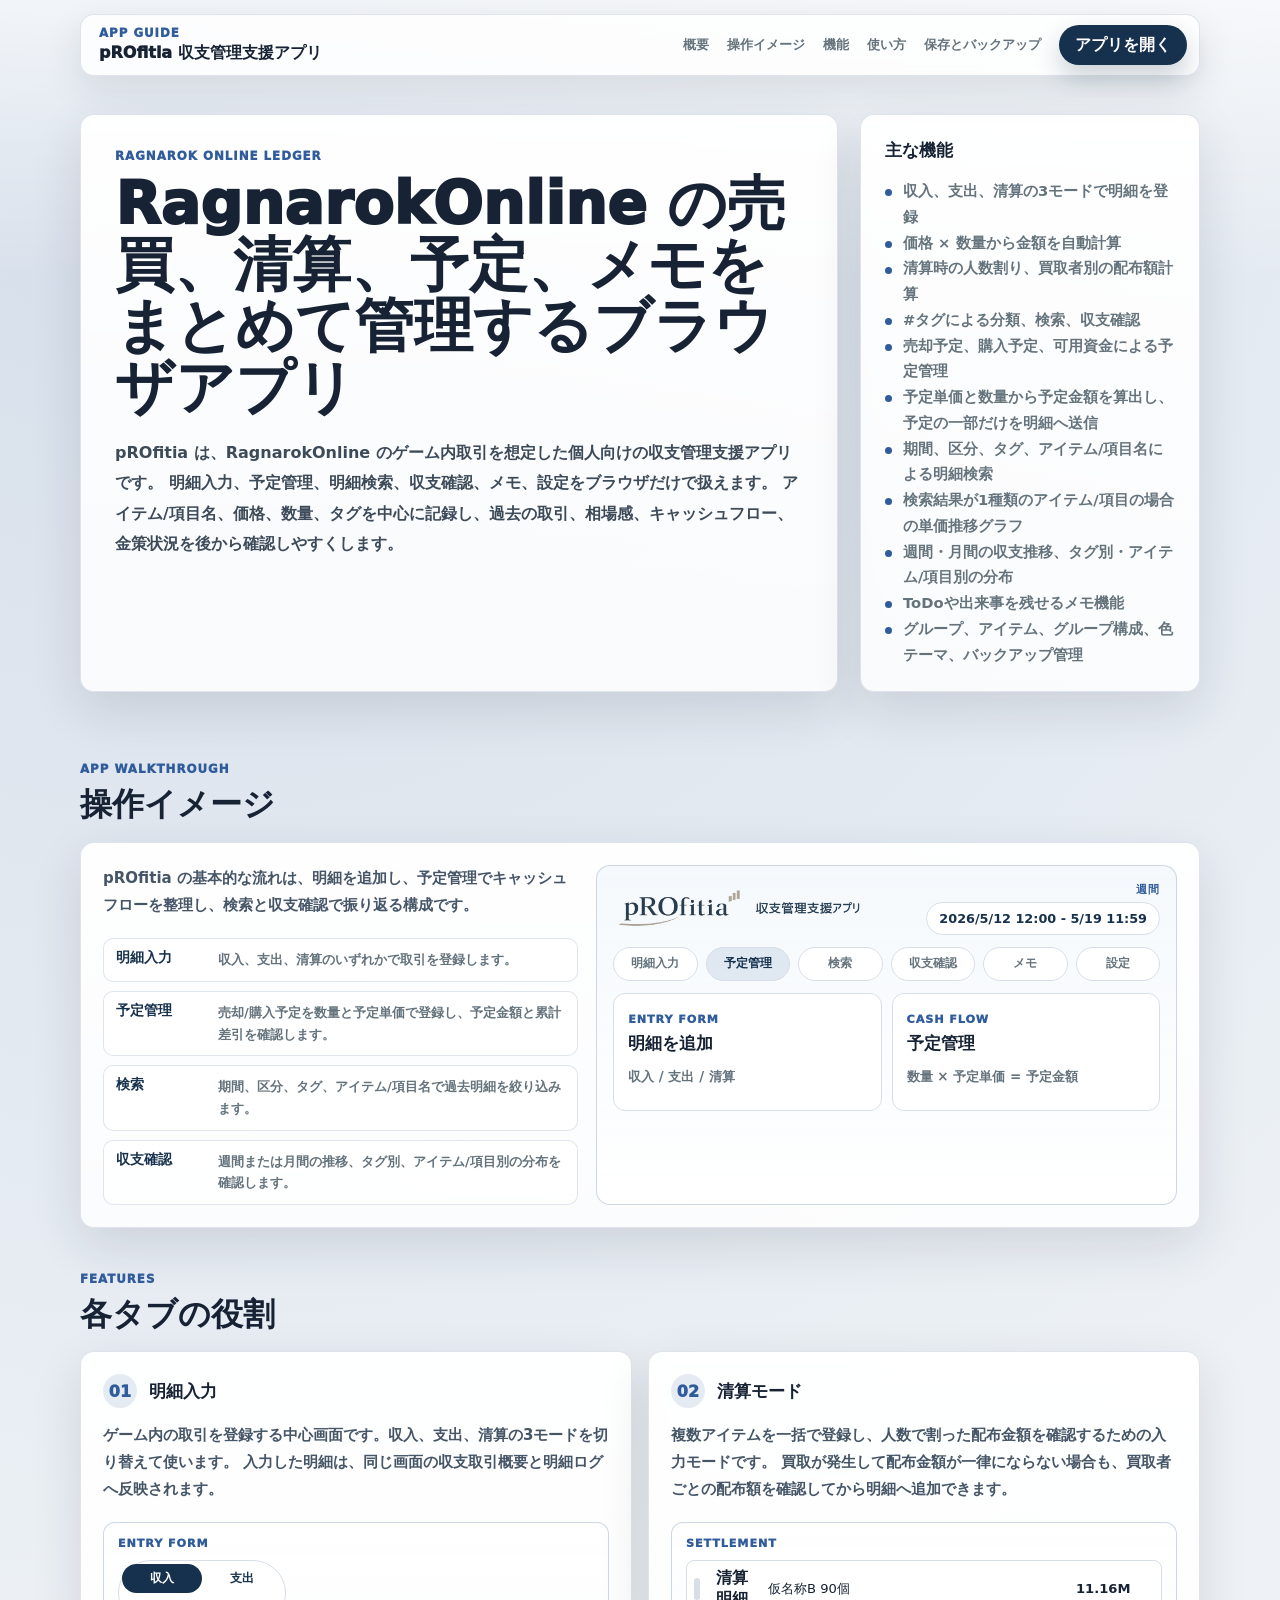
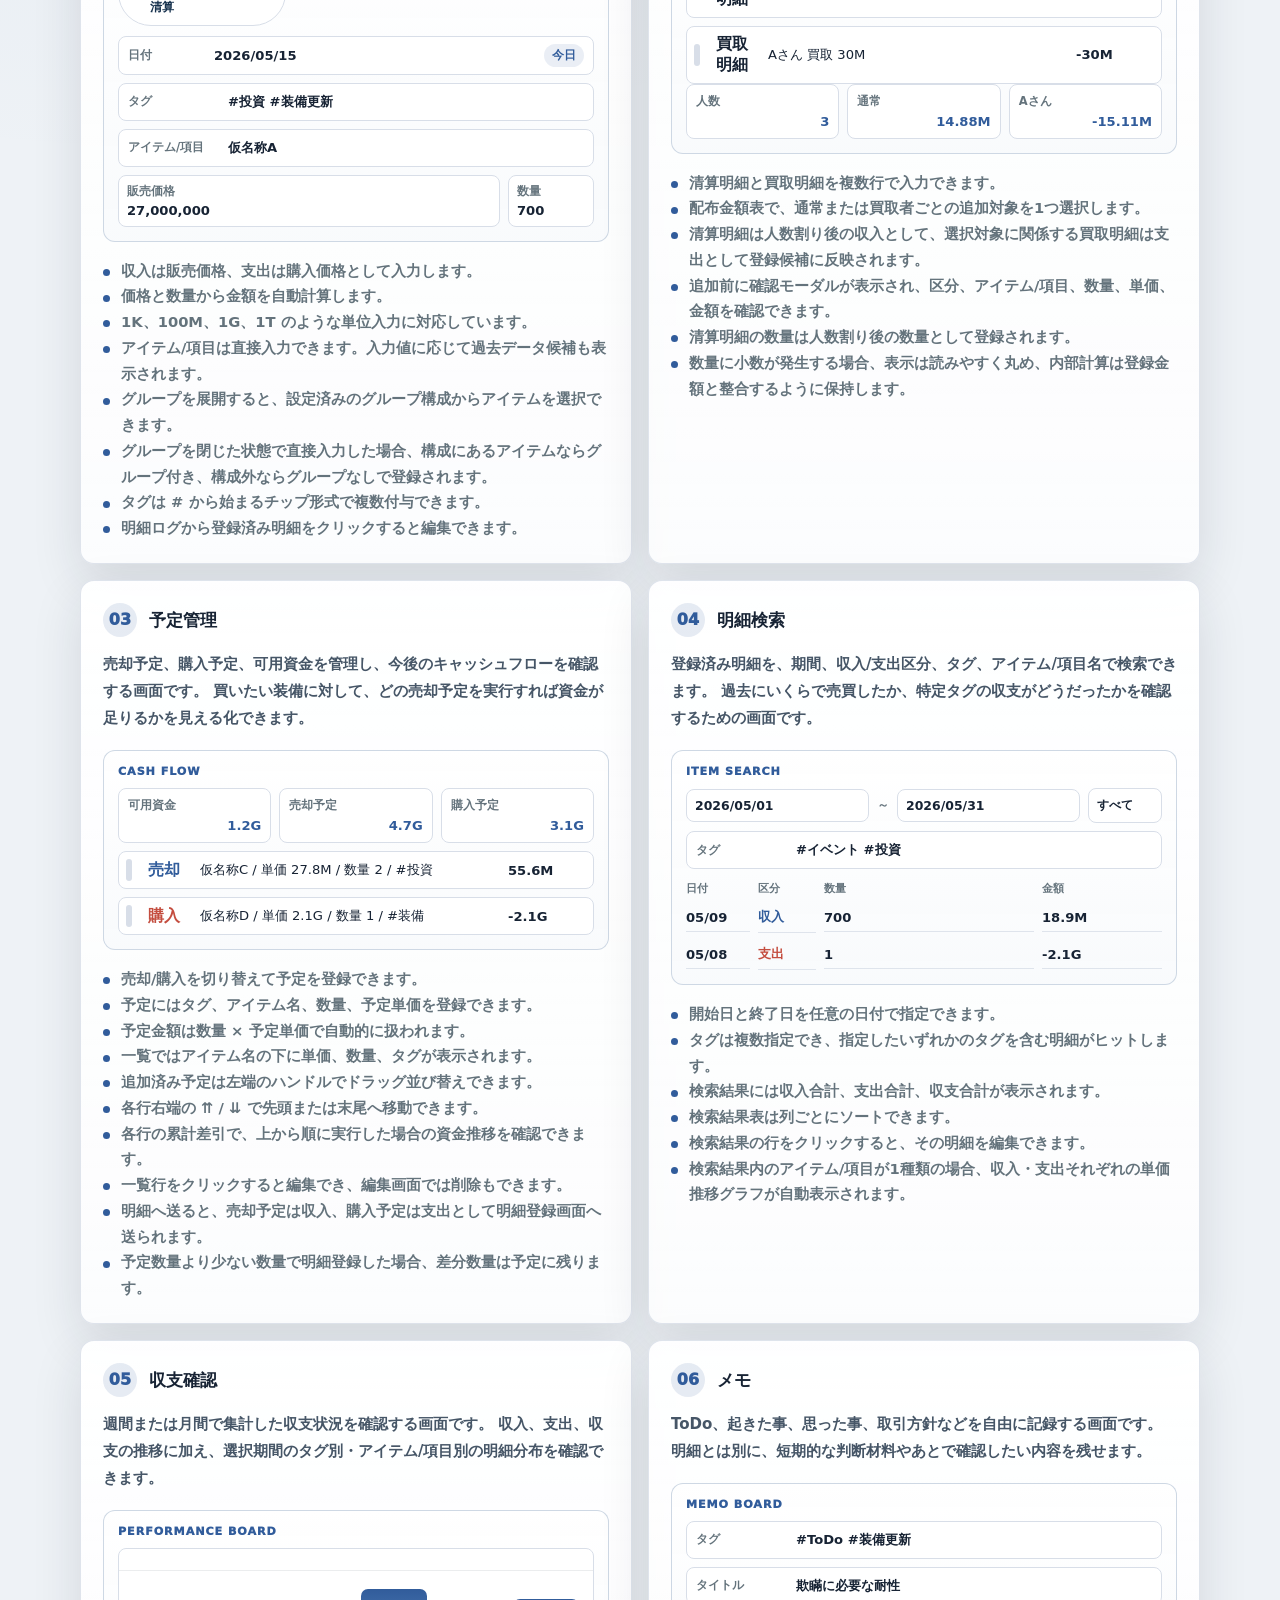
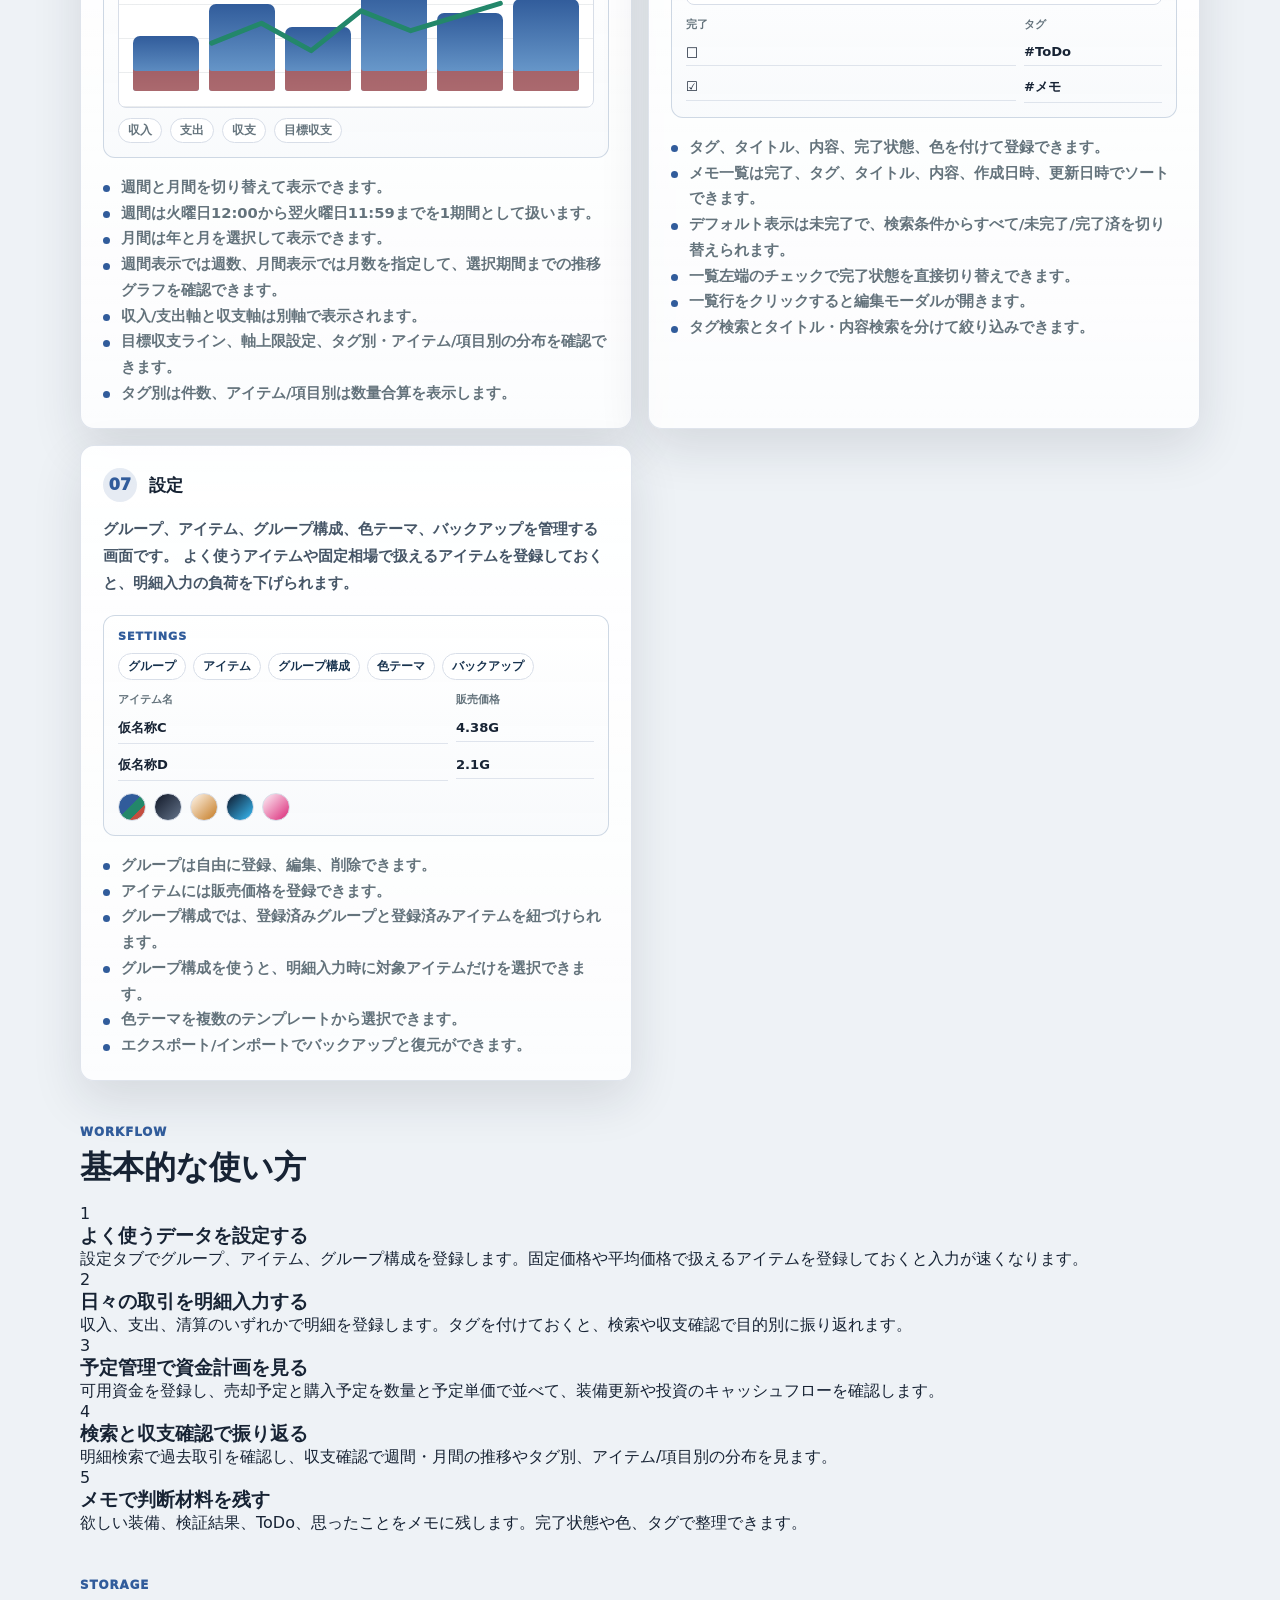
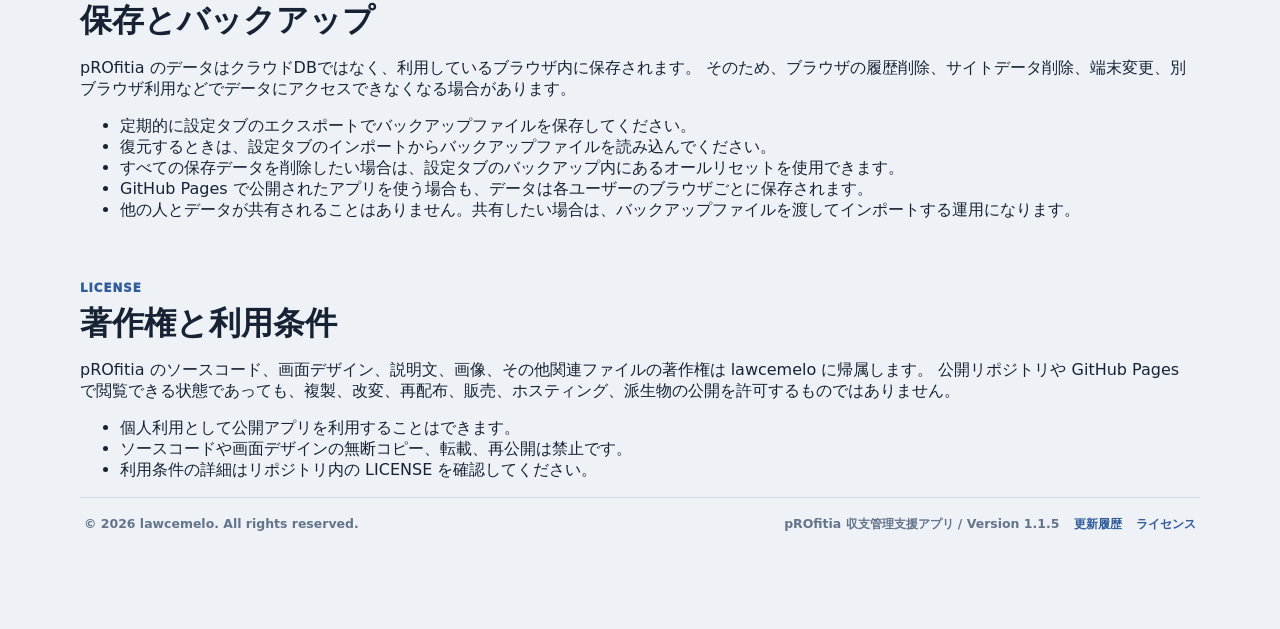
<file: guide.html>
<!doctype html>
<html lang="ja">
  <head>
    <meta charset="utf-8" />
    <meta name="viewport" content="width=device-width, initial-scale=1" />
    <title>pROfitia 収支管理支援アプリ | 機能説明</title>
    <meta name="description" content="pROfitia 収支管理支援アプリの機能説明ページです。明細入力、予定管理、検索、収支確認、メモ、設定の使い方を確認できます。" />
    <meta property="og:title" content="pROfitia 収支管理支援アプリ | 機能説明" />
    <meta property="og:description" content="pROfitia 収支管理支援アプリの機能説明ページです。明細入力、予定管理、検索、収支確認、メモ、設定の使い方を確認できます。" />
    <meta property="og:type" content="website" />
    <meta property="og:url" content="https://lawcemelo.github.io/pROfitia/guide.html" />
    <meta property="og:image" content="https://lawcemelo.github.io/pROfitia/assets/ogp.png" />
    <meta property="og:image:width" content="1200" />
    <meta property="og:image:height" content="800" />
    <meta name="twitter:card" content="summary_large_image" />
    <meta name="twitter:title" content="pROfitia 収支管理支援アプリ | 機能説明" />
    <meta name="twitter:description" content="pROfitia 収支管理支援アプリの機能説明ページです。明細入力、予定管理、検索、収支確認、メモ、設定の使い方を確認できます。" />
    <meta name="twitter:image" content="https://lawcemelo.github.io/pROfitia/assets/ogp.png" />
    <link rel="icon" href="favicon.svg" type="image/svg+xml" />
    <link rel="stylesheet" href="lp.css" />
  </head>
  <body>
    <header class="guide-header">
      <a class="guide-brand" href="guide.html">
        <span>APP GUIDE</span>
        pROfitia 収支管理支援アプリ
      </a>
      <nav class="guide-nav" aria-label="機能説明メニュー">
        <a href="#overview">概要</a>
        <a href="#demo">操作イメージ</a>
        <a href="#features">機能</a>
        <a href="#workflow">使い方</a>
        <a href="#storage">保存とバックアップ</a>
      </nav>
      <a class="open-app-button" href="index.html">アプリを開く</a>
    </header>

    <main class="guide-shell">
      <section class="guide-hero" id="overview">
        <div class="guide-title">
          <p class="eyebrow">RAGNAROK ONLINE LEDGER</p>
          <h1>RagnarokOnline の売買、清算、予定、メモをまとめて管理するブラウザアプリ</h1>
          <p>
            pROfitia は、RagnarokOnline のゲーム内取引を想定した個人向けの収支管理支援アプリです。
            明細入力、予定管理、明細検索、収支確認、メモ、設定をブラウザだけで扱えます。
            アイテム/項目名、価格、数量、タグを中心に記録し、過去の取引、相場感、キャッシュフロー、金策状況を後から確認しやすくします。
          </p>
        </div>
        <aside class="quick-index" aria-label="主な機能">
          <h2>主な機能</h2>
          <ul>
            <li>収入、支出、清算の3モードで明細を登録</li>
            <li>価格 × 数量から金額を自動計算</li>
            <li>清算時の人数割り、買取者別の配布額計算</li>
            <li>#タグによる分類、検索、収支確認</li>
            <li>売却予定、購入予定、可用資金による予定管理</li>
            <li>予定単価と数量から予定金額を算出し、予定の一部だけを明細へ送信</li>
            <li>期間、区分、タグ、アイテム/項目名による明細検索</li>
            <li>検索結果が1種類のアイテム/項目の場合の単価推移グラフ</li>
            <li>週間・月間の収支推移、タグ別・アイテム/項目別の分布</li>
            <li>ToDoや出来事を残せるメモ機能</li>
            <li>グループ、アイテム、グループ構成、色テーマ、バックアップ管理</li>
          </ul>
        </aside>
      </section>

      <section class="guide-section" id="demo">
        <div class="section-heading">
          <p class="eyebrow">APP WALKTHROUGH</p>
          <h2>操作イメージ</h2>
        </div>
        <div class="demo-panel">
          <div>
            <p>
              pROfitia の基本的な流れは、明細を追加し、予定管理でキャッシュフローを整理し、検索と収支確認で振り返る構成です。
            </p>
            <ol class="demo-steps">
              <li><b>明細入力</b><span>収入、支出、清算のいずれかで取引を登録します。</span></li>
              <li><b>予定管理</b><span>売却/購入予定を数量と予定単価で登録し、予定金額と累計差引を確認します。</span></li>
              <li><b>検索</b><span>期間、区分、タグ、アイテム/項目名で過去明細を絞り込みます。</span></li>
              <li><b>収支確認</b><span>週間または月間の推移、タグ別、アイテム/項目別の分布を確認します。</span></li>
            </ol>
          </div>
          <div class="demo-app-frame" aria-label="アプリ画面だけを切り出した操作イメージ">
            <div class="demo-app-header">
              <img src="assets/profitia-title.png" alt="pROfitia" />
              <div><span>週間</span><b>2026/5/12 12:00 - 5/19 11:59</b></div>
            </div>
            <div class="demo-tabs">
              <b>明細入力</b><b>予定管理</b><b>検索</b><b>収支確認</b><b>メモ</b><b>設定</b>
            </div>
            <div class="demo-grid">
              <section>
                <small>ENTRY FORM</small>
                <strong>明細を追加</strong>
                <p>収入 / 支出 / 清算</p>
              </section>
              <section>
                <small>CASH FLOW</small>
                <strong>予定管理</strong>
                <p>数量 × 予定単価 = 予定金額</p>
              </section>
            </div>
          </div>
        </div>
      </section>

      <section class="guide-section" id="features">
        <div class="section-heading">
          <p class="eyebrow">FEATURES</p>
          <h2>各タブの役割</h2>
        </div>

        <div class="tab-guide-grid">
          <article class="guide-card">
            <div class="card-head">
              <span>01</span>
              <h3>明細入力</h3>
            </div>
            <p>
              ゲーム内の取引を登録する中心画面です。収入、支出、清算の3モードを切り替えて使います。
              入力した明細は、同じ画面の収支取引概要と明細ログへ反映されます。
            </p>
            <div class="ui-shot entry-shot" aria-label="明細入力画面のイメージ">
              <div class="shot-title">ENTRY FORM</div>
              <div class="shot-toggle"><b>収入</b><span>支出</span><span>清算</span></div>
              <div class="shot-row"><span>日付</span><b>2026/05/15</b><em>今日</em></div>
              <div class="shot-row wide"><span>タグ</span><b>#投資 #装備更新</b></div>
              <div class="shot-row wide"><span>アイテム/項目</span><b>仮名称A</b></div>
              <div class="shot-split">
                <div><span>販売価格</span><b>27,000,000</b></div>
                <div><span>数量</span><b>700</b></div>
              </div>
            </div>
            <ul>
              <li>収入は販売価格、支出は購入価格として入力します。</li>
              <li>価格と数量から金額を自動計算します。</li>
              <li>1K、100M、1G、1T のような単位入力に対応しています。</li>
              <li>アイテム/項目は直接入力できます。入力値に応じて過去データ候補も表示されます。</li>
              <li>グループを展開すると、設定済みのグループ構成からアイテムを選択できます。</li>
              <li>グループを閉じた状態で直接入力した場合、構成にあるアイテムならグループ付き、構成外ならグループなしで登録されます。</li>
              <li>タグは # から始まるチップ形式で複数付与できます。</li>
              <li>明細ログから登録済み明細をクリックすると編集できます。</li>
            </ul>
          </article>

          <article class="guide-card">
            <div class="card-head">
              <span>02</span>
              <h3>清算モード</h3>
            </div>
            <p>
              複数アイテムを一括で登録し、人数で割った配布金額を確認するための入力モードです。
              買取が発生して配布金額が一律にならない場合も、買取者ごとの配布額を確認してから明細へ追加できます。
            </p>
            <div class="ui-shot plan-shot" aria-label="清算モードのイメージ">
              <div class="shot-title">SETTLEMENT</div>
              <div class="shot-plan-row"><i></i><b>清算明細</b><span>仮名称B 90個</span><strong>11.16M</strong></div>
              <div class="shot-plan-row"><i></i><b>買取明細</b><span>Aさん 買取 30M</span><strong>-30M</strong></div>
              <div class="shot-total-grid">
                <div><span>人数</span><b>3</b></div>
                <div><span>通常</span><b>14.88M</b></div>
                <div><span>Aさん</span><b class="red">-15.11M</b></div>
              </div>
            </div>
            <ul>
              <li>清算明細と買取明細を複数行で入力できます。</li>
              <li>配布金額表で、通常または買取者ごとの追加対象を1つ選択します。</li>
              <li>清算明細は人数割り後の収入として、選択対象に関係する買取明細は支出として登録候補に反映されます。</li>
              <li>追加前に確認モーダルが表示され、区分、アイテム/項目、数量、単価、金額を確認できます。</li>
              <li>清算明細の数量は人数割り後の数量として登録されます。</li>
              <li>数量に小数が発生する場合、表示は読みやすく丸め、内部計算は登録金額と整合するように保持します。</li>
            </ul>
          </article>

          <article class="guide-card">
            <div class="card-head">
              <span>03</span>
              <h3>予定管理</h3>
            </div>
            <p>
              売却予定、購入予定、可用資金を管理し、今後のキャッシュフローを確認する画面です。
              買いたい装備に対して、どの売却予定を実行すれば資金が足りるかを見える化できます。
            </p>
            <div class="ui-shot plan-shot" aria-label="予定管理画面のイメージ">
              <div class="shot-title">CASH FLOW</div>
              <div class="shot-total-grid">
                <div><span>可用資金</span><b class="blue">1.2G</b></div>
                <div><span>売却予定</span><b>4.7G</b></div>
                <div><span>購入予定</span><b class="red">3.1G</b></div>
              </div>
              <div class="shot-plan-row"><i></i><b class="blue">売却</b><span>仮名称C / 単価 27.8M / 数量 2 / #投資</span><strong>55.6M</strong></div>
              <div class="shot-plan-row"><i></i><b class="red">購入</b><span>仮名称D / 単価 2.1G / 数量 1 / #装備</span><strong>-2.1G</strong></div>
            </div>
            <ul>
              <li>売却/購入を切り替えて予定を登録できます。</li>
              <li>予定にはタグ、アイテム名、数量、予定単価を登録できます。</li>
              <li>予定金額は数量 × 予定単価で自動的に扱われます。</li>
              <li>一覧ではアイテム名の下に単価、数量、タグが表示されます。</li>
              <li>追加済み予定は左端のハンドルでドラッグ並び替えできます。</li>
              <li>各行右端の ⇈ / ⇊ で先頭または末尾へ移動できます。</li>
              <li>各行の累計差引で、上から順に実行した場合の資金推移を確認できます。</li>
              <li>一覧行をクリックすると編集でき、編集画面では削除もできます。</li>
              <li>明細へ送ると、売却予定は収入、購入予定は支出として明細登録画面へ送られます。</li>
              <li>予定数量より少ない数量で明細登録した場合、差分数量は予定に残ります。</li>
            </ul>
          </article>

          <article class="guide-card">
            <div class="card-head">
              <span>04</span>
              <h3>明細検索</h3>
            </div>
            <p>
              登録済み明細を、期間、収入/支出区分、タグ、アイテム/項目名で検索できます。
              過去にいくらで売買したか、特定タグの収支がどうだったかを確認するための画面です。
            </p>
            <div class="ui-shot search-shot" aria-label="明細検索画面のイメージ">
              <div class="shot-title">ITEM SEARCH</div>
              <div class="shot-filters">
                <b>2026/05/01</b><span>～</span><b>2026/05/31</b><b>すべて</b>
              </div>
              <div class="shot-row wide"><span>タグ</span><b>#イベント #投資</b></div>
              <div class="shot-table">
                <span>日付</span><span>区分</span><span>数量</span><span>金額</span>
                <b>05/09</b><b class="blue">収入</b><b>700</b><b>18.9M</b>
                <b>05/08</b><b class="red">支出</b><b>1</b><b>-2.1G</b>
              </div>
            </div>
            <ul>
              <li>開始日と終了日を任意の日付で指定できます。</li>
              <li>タグは複数指定でき、指定したいずれかのタグを含む明細がヒットします。</li>
              <li>検索結果には収入合計、支出合計、収支合計が表示されます。</li>
              <li>検索結果表は列ごとにソートできます。</li>
              <li>検索結果の行をクリックすると、その明細を編集できます。</li>
              <li>検索結果内のアイテム/項目が1種類の場合、収入・支出それぞれの単価推移グラフが自動表示されます。</li>
            </ul>
          </article>

          <article class="guide-card">
            <div class="card-head">
              <span>05</span>
              <h3>収支確認</h3>
            </div>
            <p>
              週間または月間で集計した収支状況を確認する画面です。
              収入、支出、収支の推移に加え、選択期間のタグ別・アイテム/項目別の明細分布を確認できます。
            </p>
            <div class="ui-shot chart-shot" aria-label="収支確認画面のイメージ">
              <div class="shot-title">PERFORMANCE BOARD</div>
              <div class="mini-chart">
                <i style="height: 44%"></i>
                <i style="height: 70%"></i>
                <i style="height: 52%"></i>
                <i style="height: 82%"></i>
                <i style="height: 63%"></i>
                <i style="height: 74%"></i>
                <svg viewBox="0 0 240 90" aria-hidden="true">
                  <polyline points="4,58 44,42 84,64 124,32 164,48 236,26" />
                </svg>
              </div>
              <div class="shot-legend"><span>収入</span><span>支出</span><span>収支</span><span>目標収支</span></div>
            </div>
            <ul>
              <li>週間と月間を切り替えて表示できます。</li>
              <li>週間は火曜日12:00から翌火曜日11:59までを1期間として扱います。</li>
              <li>月間は年と月を選択して表示できます。</li>
              <li>週間表示では週数、月間表示では月数を指定して、選択期間までの推移グラフを確認できます。</li>
              <li>収入/支出軸と収支軸は別軸で表示されます。</li>
              <li>目標収支ライン、軸上限設定、タグ別・アイテム/項目別の分布を確認できます。</li>
              <li>タグ別は件数、アイテム/項目別は数量合算を表示します。</li>
            </ul>
          </article>

          <article class="guide-card">
            <div class="card-head">
              <span>06</span>
              <h3>メモ</h3>
            </div>
            <p>
              ToDo、起きた事、思った事、取引方針などを自由に記録する画面です。
              明細とは別に、短期的な判断材料やあとで確認したい内容を残せます。
            </p>
            <div class="ui-shot settings-shot" aria-label="メモ画面のイメージ">
              <div class="shot-title">MEMO BOARD</div>
              <div class="shot-row wide"><span>タグ</span><b>#ToDo #装備更新</b></div>
              <div class="shot-row wide"><span>タイトル</span><b>欺瞞に必要な耐性</b></div>
              <div class="shot-table compact">
                <span>完了</span><span>タグ</span>
                <b>□</b><b>#ToDo</b>
                <b>☑</b><b>#メモ</b>
              </div>
            </div>
            <ul>
              <li>タグ、タイトル、内容、完了状態、色を付けて登録できます。</li>
              <li>メモ一覧は完了、タグ、タイトル、内容、作成日時、更新日時でソートできます。</li>
              <li>デフォルト表示は未完了で、検索条件からすべて/未完了/完了済を切り替えられます。</li>
              <li>一覧左端のチェックで完了状態を直接切り替えできます。</li>
              <li>一覧行をクリックすると編集モーダルが開きます。</li>
              <li>タグ検索とタイトル・内容検索を分けて絞り込みできます。</li>
            </ul>
          </article>

          <article class="guide-card">
            <div class="card-head">
              <span>07</span>
              <h3>設定</h3>
            </div>
            <p>
              グループ、アイテム、グループ構成、色テーマ、バックアップを管理する画面です。
              よく使うアイテムや固定相場で扱えるアイテムを登録しておくと、明細入力の負荷を下げられます。
            </p>
            <div class="ui-shot settings-shot" aria-label="設定画面のイメージ">
              <div class="shot-title">SETTINGS</div>
              <div class="settings-rail"><b>グループ</b><b>アイテム</b><b>グループ構成</b><b>色テーマ</b><b>バックアップ</b></div>
              <div class="shot-table compact">
                <span>アイテム名</span><span>販売価格</span>
                <b>仮名称C</b><b>4.38G</b>
                <b>仮名称D</b><b>2.1G</b>
              </div>
              <div class="theme-dots"><i></i><i></i><i></i><i></i><i></i></div>
            </div>
            <ul>
              <li>グループは自由に登録、編集、削除できます。</li>
              <li>アイテムには販売価格を登録できます。</li>
              <li>グループ構成では、登録済みグループと登録済みアイテムを紐づけられます。</li>
              <li>グループ構成を使うと、明細入力時に対象アイテムだけを選択できます。</li>
              <li>色テーマを複数のテンプレートから選択できます。</li>
              <li>エクスポート/インポートでバックアップと復元ができます。</li>
            </ul>
          </article>
        </div>
      </section>

      <section class="guide-section" id="workflow">
        <div class="section-heading">
          <p class="eyebrow">WORKFLOW</p>
          <h2>基本的な使い方</h2>
        </div>
        <div class="workflow-list">
          <article>
            <span>1</span>
            <h3>よく使うデータを設定する</h3>
            <p>設定タブでグループ、アイテム、グループ構成を登録します。固定価格や平均価格で扱えるアイテムを登録しておくと入力が速くなります。</p>
          </article>
          <article>
            <span>2</span>
            <h3>日々の取引を明細入力する</h3>
            <p>収入、支出、清算のいずれかで明細を登録します。タグを付けておくと、検索や収支確認で目的別に振り返れます。</p>
          </article>
          <article>
            <span>3</span>
            <h3>予定管理で資金計画を見る</h3>
            <p>可用資金を登録し、売却予定と購入予定を数量と予定単価で並べて、装備更新や投資のキャッシュフローを確認します。</p>
          </article>
          <article>
            <span>4</span>
            <h3>検索と収支確認で振り返る</h3>
            <p>明細検索で過去取引を確認し、収支確認で週間・月間の推移やタグ別、アイテム/項目別の分布を見ます。</p>
          </article>
          <article>
            <span>5</span>
            <h3>メモで判断材料を残す</h3>
            <p>欲しい装備、検証結果、ToDo、思ったことをメモに残します。完了状態や色、タグで整理できます。</p>
          </article>
        </div>
      </section>

      <section class="guide-section" id="storage">
        <div class="section-heading">
          <p class="eyebrow">STORAGE</p>
          <h2>保存とバックアップ</h2>
        </div>
        <div class="storage-panel">
          <p>
            pROfitia のデータはクラウドDBではなく、利用しているブラウザ内に保存されます。
            そのため、ブラウザの履歴削除、サイトデータ削除、端末変更、別ブラウザ利用などでデータにアクセスできなくなる場合があります。
          </p>
          <ul>
            <li>定期的に設定タブのエクスポートでバックアップファイルを保存してください。</li>
            <li>復元するときは、設定タブのインポートからバックアップファイルを読み込んでください。</li>
            <li>すべての保存データを削除したい場合は、設定タブのバックアップ内にあるオールリセットを使用できます。</li>
            <li>GitHub Pages で公開されたアプリを使う場合も、データは各ユーザーのブラウザごとに保存されます。</li>
            <li>他の人とデータが共有されることはありません。共有したい場合は、バックアップファイルを渡してインポートする運用になります。</li>
          </ul>
        </div>
      </section>

      <section class="guide-section" id="license">
        <div class="section-heading">
          <p class="eyebrow">LICENSE</p>
          <h2>著作権と利用条件</h2>
        </div>
        <div class="storage-panel">
          <p>
            pROfitia のソースコード、画面デザイン、説明文、画像、その他関連ファイルの著作権は lawcemelo に帰属します。
            公開リポジトリや GitHub Pages で閲覧できる状態であっても、複製、改変、再配布、販売、ホスティング、派生物の公開を許可するものではありません。
          </p>
          <ul>
            <li>個人利用として公開アプリを利用することはできます。</li>
            <li>ソースコードや画面デザインの無断コピー、転載、再公開は禁止です。</li>
            <li>利用条件の詳細はリポジトリ内の LICENSE を確認してください。</li>
          </ul>
        </div>
      </section>

      <footer class="guide-footer">
        <span>© 2026 lawcemelo. All rights reserved.</span>
        <span>
          pROfitia 収支管理支援アプリ / Version 1.1.5
          <a href="https://github.com/lawcemelo/pROfitia/blob/main/CHANGELOG.md" target="_blank" rel="noopener noreferrer">更新履歴</a>
          <a href="https://github.com/lawcemelo/pROfitia/blob/main/LICENSE" target="_blank" rel="noopener noreferrer">ライセンス</a>
        </span>
      </footer>
    </main>
  </body>
</html>
</file>
<file: styles.css>
:root {
  color-scheme: light;
  --sticky-top-offset: 16px;
  --settings-anchor-gap: 18px;
  --bg: #eef2f6;
  --panel: #ffffff;
  --ink: #202124;
  --muted: #667085;
  --line: #d8dee8;
  --green: #1c7c54;
  --red: #c44d3f;
  --blue: #315c9b;
  --amber: #c57a21;
  --panel-strong: color-mix(in srgb, var(--panel) 96%, transparent);
  --panel-soft: color-mix(in srgb, var(--panel) 88%, transparent);
  --panel-faint: color-mix(in srgb, var(--panel) 68%, transparent);
  --panel-wash: color-mix(in srgb, var(--panel) 82%, var(--bg));
  --shadow: 0 18px 50px rgba(23, 35, 52, 0.12);
  font-family:
    "Yu Gothic", "Hiragino Kaku Gothic ProN", Meiryo, system-ui, sans-serif;
}

* {
  box-sizing: border-box;
}

html {
  scrollbar-gutter: stable;
}

body {
  margin: 0;
  min-height: 100vh;
  background:
    radial-gradient(circle at 12% 0%, rgba(49, 92, 155, 0.18), transparent 32%),
    radial-gradient(circle at 90% 8%, rgba(28, 124, 84, 0.14), transparent 30%),
    linear-gradient(180deg, rgba(255, 255, 255, 0.7), transparent 280px),
    var(--bg);
  color: var(--ink);
}

button,
input,
select {
  font: inherit;
}

.app-shell {
  width: min(1160px, calc(100% - 32px));
  margin: 0 auto;
  padding: 28px 0 42px;
}

.app-footer {
  display: flex;
  justify-content: space-between;
  gap: 12px;
  margin: 18px 0 0;
  padding: 12px 4px 0;
  border-top: 1px solid color-mix(in srgb, var(--line) 72%, transparent);
  color: var(--muted);
  font-size: 0.76rem;
  font-weight: 800;
}

.app-footer a {
  margin-left: 10px;
  color: var(--blue);
  text-decoration: none;
}

.app-footer a:hover {
  text-decoration: underline;
}

.sticky-top {
  position: sticky;
  top: var(--sticky-top-offset);
  z-index: 8;
  background:
    linear-gradient(135deg, var(--panel-strong), var(--panel-faint)),
    var(--bg);
  backdrop-filter: blur(18px);
  border: 1px solid rgba(216, 222, 232, 0.75);
  border-radius: 14px;
  box-shadow: 0 14px 36px rgba(23, 35, 52, 0.1);
  padding: 12px 16px 1px;
  margin: 0 -16px 18px;
}

.topbar {
  display: grid;
  grid-template-columns: minmax(0, 1fr) auto auto;
  align-items: center;
  justify-content: space-between;
  gap: 8px;
  margin-bottom: 10px;
}

.topbar > div:first-child {
  min-width: 0;
}

.eyebrow {
  margin: 0 0 5px;
  color: var(--blue);
  font-size: 0.78rem;
  font-weight: 800;
  text-transform: uppercase;
}

h1,
h2 {
  margin: 0;
  letter-spacing: 0;
}

h1 {
  font-size: clamp(1.35rem, 2.15vw, 2.25rem);
  line-height: 1.08;
  white-space: nowrap;
  font-weight: 900;
}

.app-title {
  display: flex;
  align-items: center;
  justify-content: flex-start;
  margin-left: 14px;
  width: min(560px, 100%);
  height: 64px;
}

.app-title img {
  display: block;
  width: auto;
  height: 100%;
  max-width: 100%;
  object-fit: contain;
  object-position: left center;
}

.app-title-button {
  display: block;
  width: 100%;
  height: 100%;
  border: 0;
  background: transparent;
  cursor: pointer;
  padding: 0;
  text-align: left;
}

.app-title-button:hover img {
  filter: drop-shadow(0 8px 16px color-mix(in srgb, var(--blue) 18%, transparent));
}

.app-title-button:focus-visible {
  outline: 3px solid color-mix(in srgb, var(--blue) 34%, transparent);
  outline-offset: 4px;
  border-radius: 8px;
}

.app-title img.dark-theme-logo {
  filter: drop-shadow(0 6px 12px rgba(0, 0, 0, 0.28));
}

h2 {
  font-size: 1.1rem;
}

.month-control {
  display: grid;
  grid-template-columns: 120px 230px 112px auto;
  gap: 8px;
  align-items: center;
  justify-self: end;
  max-width: 100%;
}

.top-collapse-button {
  justify-self: end;
  width: 122px;
  min-height: 36px;
  border: 1px solid rgba(216, 222, 232, 0.9);
  border-radius: 999px;
  background: var(--panel-soft);
  color: var(--muted);
  cursor: pointer;
  padding: 7px 12px;
  font-size: 0.8rem;
  font-weight: 900;
  white-space: nowrap;
  box-shadow: 0 10px 22px rgba(23, 35, 52, 0.08);
}

.help-page-button {
  align-self: center;
  margin-left: auto;
  min-height: 32px;
  border: 1px solid rgba(49, 92, 155, 0.24);
  border-radius: 999px;
  background: rgba(49, 92, 155, 0.1);
  color: var(--blue);
  cursor: pointer;
  padding: 6px 12px;
  font-size: 0.78rem;
  font-weight: 900;
  text-decoration: none;
  white-space: nowrap;
}

.help-page-button:hover {
  background: var(--blue);
  color: white;
}

.tabs .help-page-button + .help-page-button {
  margin-left: 6px;
}

.top-collapse-button:hover {
  color: var(--blue);
  border-color: rgba(49, 92, 155, 0.4);
}

.sticky-top.top-collapsed {
  padding-bottom: 1px;
}

.sticky-top.top-collapsed .topbar {
  grid-template-columns: minmax(0, 1fr) auto auto;
  margin-bottom: 10px;
}

.sticky-top.top-collapsed .summary-grid {
  display: none;
}

.sticky-top.top-collapsed .tabs {
  margin-bottom: 10px;
}

.month-control.month-mode {
  grid-template-columns: 120px 230px 112px auto;
}

.period-mode-toggle {
  grid-column: 1;
}

.month-selectors {
  grid-column: 2;
  width: 100%;
}

#periodPicker {
  grid-column: 2 / 4;
}

.month-control.month-mode #periodPicker {
  grid-column: 3;
  width: 100%;
}

.period-nav-buttons {
  display: inline-grid;
  grid-column: 4;
  grid-template-columns: 36px 36px;
  gap: 6px;
  align-items: center;
}

.month-control.month-mode .period-nav-buttons {
  grid-column: 4;
}

.period-mode-toggle {
  display: grid;
  grid-template-columns: 1fr 1fr;
  width: 120px;
  border: 1px solid color-mix(in srgb, #b7a98f 26%, var(--line));
  border-radius: 999px;
  padding: 3px;
  background: linear-gradient(180deg, color-mix(in srgb, #cdbf9d 8%, var(--panel-soft)), color-mix(in srgb, #cdbf9d 4%, var(--panel-faint)));
}

.mode-button {
  width: 55px;
  min-height: 34px;
  border: 0;
  border-radius: 999px;
  background: transparent;
  color: var(--muted);
  cursor: pointer;
  padding: 6px 0;
  font-weight: 800;
  text-align: center;
}

.mode-button.active {
  background: linear-gradient(180deg, #f2eadc, #d7c8ac);
  color: #4c465f;
  box-shadow:
    inset 0 0 0 1px rgba(137, 120, 91, 0.18),
    0 4px 10px rgba(88, 75, 54, 0.12);
}

.month-selectors {
  display: grid;
  grid-template-columns: minmax(0, 1fr) 76px;
  gap: 8px;
}

.icon-button,
.primary-button,
.secondary-button,
.tab-button,
.delete-button {
  border: 0;
  cursor: pointer;
}

button,
.help-page-button,
.type-toggle span,
.mode-button,
.tab-button,
.icon-button,
.primary-button,
.secondary-button,
.delete-button,
.calc-mini-button,
.date-today-button,
.expand-bars-button,
.settings-anchor-nav button,
.send-planned-button,
.move-planned-button,
.entry-item,
.search-table-row,
.planned-row,
.link-table-row,
.item-master-row,
.management-row,
.period-row,
.breakdown-row,
.bar-row,
.chip {
  transition:
    background-color 0.16s ease,
    border-color 0.16s ease,
    box-shadow 0.16s ease,
    color 0.16s ease,
    transform 0.16s ease;
}

button,
.help-page-button,
.type-toggle,
.type-toggle span,
.mode-button,
.tab-button,
.icon-button,
.primary-button,
.secondary-button,
.delete-button,
.calc-mini-button,
.date-today-button,
.expand-bars-button,
.settings-anchor-nav button,
.send-planned-button,
.move-planned-button {
  user-select: none;
  -webkit-user-select: none;
}

.icon-button {
  width: 36px;
  height: 36px;
  border-radius: 10px;
  background: var(--panel-soft);
  box-shadow: 0 10px 22px rgba(23, 35, 52, 0.1);
  color: #b7c0cc;
  font-size: 1.6rem;
  line-height: 1;
}

.icon-button:hover,
.tab-button:not(.active):hover {
  background: color-mix(in srgb, #d7c8ac 18%, var(--panel-strong));
  color: #6b5f49;
  box-shadow: 0 0 0 3px rgba(137, 120, 91, 0.08);
}

.mode-button:not(.active):hover {
  background: color-mix(in srgb, #d7c8ac 24%, transparent);
  color: #6b5f49;
  box-shadow: 0 0 0 3px rgba(137, 120, 91, 0.08);
}

input,
select {
  width: 100%;
  min-height: 42px;
  border: 1px solid rgba(216, 222, 232, 0.95);
  border-radius: 10px;
  background: var(--panel-soft);
  color: var(--ink);
  padding: 9px 11px;
}

input::placeholder,
textarea::placeholder {
  font: inherit;
  color: var(--muted);
  opacity: 0.72;
}

input:focus,
select:focus {
  border-color: color-mix(in srgb, var(--amber) 62%, var(--line));
  background: color-mix(in srgb, var(--amber) 7%, var(--panel-strong));
  box-shadow:
    0 0 0 3px color-mix(in srgb, var(--amber) 12%, transparent),
    inset 0 0 0 1px color-mix(in srgb, var(--amber) 10%, transparent);
  outline: none;
}

input[readonly]:focus {
  border-color: rgba(216, 222, 232, 0.95);
  background: var(--panel-soft);
  box-shadow: none;
}

input[readonly] {
  color: color-mix(in srgb, var(--muted) 82%, var(--ink));
}

#amountInput,
#editAmountInput,
#settlementAmountInput,
.settlement-row-amount {
  pointer-events: none;
  user-select: none;
}

input[inputmode="numeric"],
input[type="number"] {
  text-align: right;
  font-variant-numeric: tabular-nums;
}

#unitPriceInput,
#quantityInput,
#amountInput,
#settlementPeopleCountInput,
#plannedAmountInput,
#itemAmountInput,
#editIncomeUnitPriceInput,
#editExpenseUnitPriceInput,
#editQuantityInput,
#editAmountInput,
#calcPriceAmountInput,
#calcPriceQuantityInput,
#calcPriceResultInput,
#calcQuantityAmountInput,
#calcQuantityPriceInput,
#calcQuantityResultInput,
#settlementPeopleInput,
#settlementUnitPriceInput,
#settlementQuantityInput,
#settlementAmountInput,
#masterAmountInput,
#plannedEditAmountInput,
.settlement-row-price,
.settlement-row-buy-price,
.settlement-row-quantity,
.settlement-row-amount {
  text-align: right;
  font-variant-numeric: tabular-nums;
}

input[type="text"]:not([inputmode="numeric"]) {
  ime-mode: active;
}

#periodPicker {
  width: 100%;
  min-width: 0;
  font-size: 0.92rem;
}

#periodPicker.month-period {
  appearance: none;
  -webkit-appearance: none;
  min-width: 0;
  max-width: none;
  border-color: rgba(216, 222, 232, 0.58);
  background: var(--panel-faint);
  color: var(--muted);
  cursor: default;
  opacity: 1;
  pointer-events: none;
  text-align: center;
}

#periodPicker.month-period:focus {
  border-color: rgba(216, 222, 232, 0.58);
  box-shadow: none;
}

.summary-grid {
  display: grid;
  grid-template-columns: minmax(0, 0.82fr) minmax(0, 0.98fr) minmax(0, 1.2fr);
  gap: 12px;
  align-items: stretch;
  margin-bottom: 18px;
}

.summary-stack {
  display: grid;
  gap: 8px;
  grid-template-rows: repeat(2, minmax(0, 1fr));
}

.planned-summary-stack {
  grid-column: 1;
}

.main-summary-stack {
  grid-column: 2;
}

.balance-summary-card {
  grid-column: 3;
  display: grid;
  grid-template-rows: auto auto 1fr;
  align-content: stretch;
  min-height: 152px;
}

.planned-detail-summary-card {
  grid-column: 1;
  display: grid;
  grid-template-rows: repeat(4, minmax(0, 1fr));
  gap: 0;
  height: 100%;
  min-height: 152px;
  padding: 12px 14px;
}

.planned-detail-row {
  display: grid;
  grid-template-columns: minmax(82px, 0.72fr) minmax(0, 1fr);
  gap: 8px;
  align-items: center;
  min-width: 0;
  border: 0;
  border-bottom: 1px solid color-mix(in srgb, var(--line) 70%, transparent);
  border-radius: 0;
  background: transparent;
  min-height: 0;
  padding: 4px 0;
}

.planned-detail-row:last-child {
  border-bottom: 0;
}

.planned-detail-label {
  min-width: 0;
  display: flex;
  align-items: center;
  gap: 6px;
  overflow: hidden;
}

.planned-detail-row span,
.planned-detail-label span {
  min-width: 0;
  color: var(--muted);
  font-size: 0.72rem;
  font-weight: 900;
  white-space: nowrap;
  letter-spacing: 0.02em;
  overflow: hidden;
  text-overflow: ellipsis;
}

.planned-detail-row strong {
  justify-self: end;
  color: var(--green);
  max-width: 100%;
  font-size: clamp(0.84rem, 1.28vw, 1.12rem);
  line-height: 1.05;
  text-align: right;
  white-space: nowrap;
  overflow: hidden;
  text-overflow: clip;
  font-variant-numeric: tabular-nums;
}

.planned-detail-summary-card .planned-detail-row strong {
  font-size: clamp(0.84rem, 1.28vw, 1.12rem);
}

.planned-detail-row.buy-plan strong {
  color: var(--red);
}

.planned-detail-row:not(.buy-plan):not(:first-child) strong {
  color: var(--blue);
}

.planned-detail-summary-card .mini-register-button {
  flex: 0 0 auto;
  padding: 2px 7px;
  font-size: 0.66rem;
}

.balance-summary-card > span {
  justify-self: start;
}

.balance-summary-card > strong {
  align-self: center;
  justify-self: end;
  text-align: right;
}

.target-summary-row {
  display: grid;
  grid-template-columns: minmax(0, 0.9fr) minmax(0, 1.1fr);
  gap: 8px;
  margin-bottom: 10px;
}

.target-summary-item {
  min-width: 0;
  border: 1px solid rgba(216, 222, 232, 0.72);
  border-radius: 10px;
  background: var(--panel-faint);
  padding: 8px 10px;
  display: grid;
  gap: 4px;
}

.target-summary-item span {
  color: var(--muted);
  font-size: 0.74rem;
  font-weight: 900;
}

.target-summary-item strong {
  justify-self: end;
  color: var(--blue);
  font-size: clamp(0.72rem, 1.25vw, 1.25rem);
  line-height: 1.05;
  text-align: right;
  max-width: 100%;
  white-space: nowrap;
  overflow: hidden;
  text-overflow: clip;
}

.target-summary-label {
  display: flex;
  align-items: center;
  justify-content: space-between;
  gap: 6px;
}

.mini-register-button {
  border: 0;
  border-radius: 999px;
  background: rgba(49, 92, 155, 0.12);
  color: var(--blue);
  cursor: pointer;
  padding: 3px 7px;
  font-size: 0.68rem;
  font-weight: 900;
  white-space: nowrap;
}

.mini-register-button:hover {
  background: var(--blue);
  color: white;
}

.tabs {
  display: flex;
  flex-wrap: wrap;
  gap: 8px;
  margin-bottom: 18px;
}

.tab-button {
  display: inline-flex;
  align-items: center;
  justify-content: center;
  gap: 8px;
  width: 148px;
  min-height: 42px;
  border-radius: 999px;
  background: color-mix(in srgb, #cdbf9d 5%, var(--panel-faint));
  color: var(--muted);
  padding: 8px 16px;
  font-weight: 800;
  white-space: nowrap;
  box-shadow: inset 0 0 0 1px color-mix(in srgb, #b7a98f 14%, var(--line));
}

.tab-button::before {
  content: "";
  flex: 0 0 auto;
  width: 17px;
  height: 17px;
  background: currentColor;
  opacity: 0.82;
  -webkit-mask: var(--tab-icon) center / contain no-repeat;
  mask: var(--tab-icon) center / contain no-repeat;
}

.tab-button[data-tab="entry"] {
  --tab-icon: url("data:image/svg+xml,%3Csvg xmlns='http://www.w3.org/2000/svg' viewBox='0 0 24 24' fill='none' stroke='black' stroke-width='2.2' stroke-linecap='round' stroke-linejoin='round'%3E%3Cpath d='M12 20h9'/%3E%3Cpath d='M16.5 3.5a2.1 2.1 0 0 1 3 3L7 19l-4 1 1-4Z'/%3E%3C/svg%3E");
}

.tab-button[data-tab="planned"] {
  --tab-icon: url("data:image/svg+xml,%3Csvg xmlns='http://www.w3.org/2000/svg' viewBox='0 0 24 24' fill='none' stroke='black' stroke-width='2.2' stroke-linecap='round' stroke-linejoin='round'%3E%3Cpath d='M8 2v4M16 2v4M3 10h18'/%3E%3Crect x='3' y='4' width='18' height='18' rx='2'/%3E%3Cpath d='m9 16 2 2 4-5'/%3E%3C/svg%3E");
}

.tab-button[data-tab="search"] {
  --tab-icon: url("data:image/svg+xml,%3Csvg xmlns='http://www.w3.org/2000/svg' viewBox='0 0 24 24' fill='none' stroke='black' stroke-width='2.2' stroke-linecap='round' stroke-linejoin='round'%3E%3Ccircle cx='11' cy='11' r='7'/%3E%3Cpath d='m20 20-4-4'/%3E%3C/svg%3E");
}

.tab-button[data-tab="summary"] {
  --tab-icon: url("data:image/svg+xml,%3Csvg xmlns='http://www.w3.org/2000/svg' viewBox='0 0 24 24' fill='none' stroke='black' stroke-width='2.2' stroke-linecap='round' stroke-linejoin='round'%3E%3Cpath d='M4 19V5'/%3E%3Cpath d='M4 19h16'/%3E%3Crect x='7' y='11' width='3' height='5' rx='1'/%3E%3Crect x='12' y='7' width='3' height='9' rx='1'/%3E%3Crect x='17' y='3' width='3' height='13' rx='1'/%3E%3C/svg%3E");
}

.tab-button[data-tab="memo"] {
  --tab-icon: url("data:image/svg+xml,%3Csvg xmlns='http://www.w3.org/2000/svg' viewBox='0 0 24 24' fill='none' stroke='black' stroke-width='2.2' stroke-linecap='round' stroke-linejoin='round'%3E%3Cpath d='M7 3h8l4 4v14H7z'/%3E%3Cpath d='M15 3v5h5M10 13h6M10 17h6'/%3E%3C/svg%3E");
}

.tab-button[data-tab="md"] {
  --tab-icon: url("data:image/svg+xml,%3Csvg xmlns='http://www.w3.org/2000/svg' viewBox='0 0 24 24' fill='none' stroke='black' stroke-width='2.2' stroke-linecap='round' stroke-linejoin='round'%3E%3Crect x='3' y='4' width='7' height='7' rx='1.5'/%3E%3Crect x='14' y='4' width='7' height='7' rx='1.5'/%3E%3Crect x='3' y='15' width='7' height='5' rx='1.5'/%3E%3Crect x='14' y='15' width='7' height='5' rx='1.5'/%3E%3Cpath d='M10 7.5h4M10 17.5h4M6.5 11v4M17.5 11v4'/%3E%3C/svg%3E");
}

.tab-button[data-tab="settings"] {
  --tab-icon: url("data:image/svg+xml,%3Csvg xmlns='http://www.w3.org/2000/svg' viewBox='0 0 24 24' fill='none' stroke='black' stroke-width='2.2' stroke-linecap='round' stroke-linejoin='round'%3E%3Cpath d='M12 3v3M12 18v3M4.2 7.5l2.6 1.5M17.2 15l2.6 1.5M4.2 16.5 6.8 15M17.2 9l2.6-1.5'/%3E%3Ccircle cx='12' cy='12' r='4'/%3E%3C/svg%3E");
}

.tab-button.active {
  background: linear-gradient(180deg, #f5efe5, #ded2bd);
  color: #4c465f;
  box-shadow:
    inset 0 0 0 1px rgba(137, 120, 91, 0.18),
    inset 0 1px 0 rgba(255, 255, 255, 0.52),
    0 7px 16px rgba(88, 75, 54, 0.12);
}

.tab-panel {
  display: none;
  margin-left: -16px;
  margin-right: -16px;
}

.tab-panel.active {
  display: block;
}

#mapsPanel.active,
#itemsPanel.active,
#linksPanel.active,
#charactersPanel.active,
#mdItemLinkPanel.active,
#mdTagLinkPanel.active,
#mdMasterPanel.active {
  margin-bottom: 24px;
}

#settingsPanel.active {
  margin-bottom: 0;
}

#itemsPanel.active,
#linksPanel.active,
#charactersPanel.active,
#mdItemLinkPanel.active,
#mdTagLinkPanel.active,
#mdMasterPanel.active,
#settingsPanel.active {
  margin-left: 170px;
}

.summary-card {
  min-height: 152px;
  border: 1px solid rgba(216, 222, 232, 0.82);
  border-radius: 12px;
  background:
    linear-gradient(180deg, var(--panel-strong), var(--panel-soft));
  box-shadow: var(--shadow);
  padding: 18px;
  display: grid;
  align-content: space-between;
}

.compact-summary {
  min-height: 72px;
  padding: 12px 14px;
}

.target-compact-summary {
  gap: 4px;
}

.compact-diff-row {
  display: flex;
  align-items: center;
  justify-content: space-between;
  gap: 8px;
}

.compact-diff-row span {
  font-size: 0.72rem;
  font-weight: 900;
}

.target-compact-summary > strong,
.compact-diff-row strong {
  font-size: clamp(0.82rem, 1.45vw, 1.15rem);
}

.compact-summary strong {
  font-size: clamp(1.25rem, 2.6vw, 1.9rem);
}

.target-compact-summary > strong,
.compact-diff-row strong {
  font-size: clamp(0.82rem, 1.45vw, 1.15rem);
}

.summary-card span {
  color: var(--muted);
  font-weight: 700;
}

.summary-card strong {
  font-size: clamp(1rem, 2.65vw, 2.45rem);
  line-height: 1.05;
  max-width: 100%;
  white-space: nowrap;
  overflow: hidden;
  text-overflow: clip;
  justify-self: end;
  text-align: right;
}

.income strong {
  color: var(--blue);
}

.expense strong {
  color: var(--red);
}

.balance strong {
  color: var(--blue);
}

.balance-summary-card .target-summary-item strong {
  font-size: clamp(0.72rem, 1.25vw, 1.25rem);
  line-height: 1.05;
}

.balance-summary-card .target-summary-item span {
  font-size: 0.74rem;
  font-weight: 900;
}

.sell-plan strong {
  color: var(--blue);
}

.buy-plan strong {
  color: var(--red);
}

.negative-total {
  color: var(--red) !important;
}

.positive-total {
  color: var(--blue) !important;
}

.workspace {
  display: grid;
  grid-template-columns: 340px minmax(0, 1fr);
  gap: 18px;
  align-items: start;
}

.workspace.settlement-mode {
  grid-template-columns: 1fr;
}

.workspace.settlement-mode .entry-form {
  position: static;
  grid-template-columns: max-content minmax(360px, 1fr);
  align-items: end;
}

.workspace.settlement-mode .form-header,
.workspace.settlement-mode .settlement-entry-block,
.workspace.settlement-mode .primary-button {
  grid-column: 1 / -1;
}

.workspace.settlement-mode .entry-date-row {
  grid-column: 1;
  grid-row: 2;
  grid-template-columns: 180px 110px;
  gap: 8px;
  align-items: end;
  width: max-content;
}

.workspace.settlement-mode .entry-date-row.time-open {
  grid-template-columns: 180px 110px 104px;
}

.workspace.settlement-mode .entry-date-row .entry-date-field {
  grid-column: 1;
}

.workspace.settlement-mode .entry-date-row .entry-time-input {
  grid-column: 2;
  grid-row: 1;
}

.workspace.settlement-mode .entry-date-row .date-time-toggle-button {
  grid-column: 2;
  grid-row: 1;
  width: 104px;
}

.workspace.settlement-mode .entry-date-row.time-open .date-time-toggle-button {
  grid-column: 3;
}

.workspace.settlement-mode .entry-tag-block {
  grid-column: 2;
  grid-row: 2;
  align-self: end;
  min-width: 0;
}

.workspace.settlement-mode .entry-tag-block .tag-chip-input {
  height: 36px;
  min-height: 36px;
  overflow: hidden;
  flex-wrap: nowrap;
}

.workspace.settlement-mode .entry-tag-block .tag-chip {
  min-height: 24px;
  padding: 3px 8px;
  font-size: 0.72rem;
}

.workspace.settlement-mode .entry-tag-block .tag-chip-input input {
  min-height: 24px;
  height: 24px;
}

.workspace.settlement-mode .ledger-panel {
  min-width: 0;
}

.entry-form,
.ledger-panel,
.settings-panel {
  border: 1px solid rgba(216, 222, 232, 0.82);
  border-radius: 14px;
  background: var(--panel-soft);
  box-shadow: var(--shadow);
}

.entry-form {
  --entry-accent: var(--blue);
  padding: 18px;
  display: grid;
  gap: 14px;
  position: sticky;
  top: 18px;
}

.entry-form.entry-type-income {
  --entry-accent: var(--blue);
}

.entry-form.entry-type-expense {
  --entry-accent: var(--amber);
}

.entry-form.entry-type-settlement {
  --entry-accent: var(--green);
}

.entry-fields {
  display: grid;
  gap: 14px;
}

.entry-form input,
.entry-form select,
.entry-form .tag-chip-input {
  min-height: 36px;
}

.entry-form input,
.entry-form select {
  height: 36px;
}

.entry-form .primary-button {
  min-height: 40px;
}

.entry-group-details {
  border: 1px solid rgba(216, 222, 232, 0.82);
  border-radius: 12px;
  background: color-mix(in srgb, var(--panel-strong) 72%, var(--panel-soft));
  overflow: hidden;
}

.entry-group-details summary {
  min-height: 36px;
  display: flex;
  align-items: center;
  justify-content: space-between;
  cursor: pointer;
  color: var(--entry-accent, var(--edit-accent, var(--blue)));
  padding: 0 12px;
  font-size: 0.84rem;
  font-weight: 900;
  list-style: none;
  user-select: none;
}

.entry-group-details summary::-webkit-details-marker {
  display: none;
}

.entry-group-details summary::after {
  content: "+";
  color: var(--muted);
  font-size: 1rem;
  font-weight: 900;
}

.entry-group-details[open] {
  border-bottom-color: transparent;
  border-radius: 12px 12px 0 0;
  background: color-mix(in srgb, var(--entry-accent, var(--edit-accent, var(--blue))) 7%, var(--panel-strong));
}

.entry-group-details[open] summary {
  border-bottom: 1px solid color-mix(in srgb, var(--entry-accent, var(--edit-accent, var(--blue))) 18%, var(--line));
}

.entry-group-details[open] summary::after {
  content: "-";
}

.entry-group-details label {
  padding: 10px 12px;
}

.entry-group-details[open] ~ .entry-fields:not(.hidden) {
  margin-top: -14px;
  border: 1px solid rgba(216, 222, 232, 0.82);
  border-top: 0;
  border-radius: 0 0 12px 12px;
  background: color-mix(in srgb, var(--entry-accent, var(--edit-accent, var(--blue))) 4%, var(--panel-soft));
  padding: 10px 12px;
}

.entry-date-row {
  display: grid;
  grid-template-columns: minmax(0, 1fr) minmax(84px, 96px);
  gap: 8px;
  align-items: end;
}

.entry-md-detail-button {
  width: 100%;
  min-height: 40px;
  justify-content: center;
}

.entry-form.entry-type-settlement .entry-md-detail-button {
  display: none;
}

.entry-md-field {
  display: grid;
  gap: 6px;
}

.entry-form.entry-type-settlement .entry-md-field {
  display: none;
}

.entry-date-field {
  display: grid;
  gap: 6px;
  min-width: 0;
}

.entry-date-label-row {
  display: flex;
  align-items: center;
  justify-content: flex-start;
  gap: 18px;
}

.entry-date-label-row label {
  margin: 0;
}

.date-time-toggle-button {
  min-height: 36px;
  border: 1px solid color-mix(in srgb, var(--blue) 28%, var(--line));
  border-radius: 10px;
  background: color-mix(in srgb, var(--blue) 8%, var(--panel-soft));
  color: var(--blue);
  cursor: pointer;
  padding: 0 8px;
  font-size: 0.72rem;
  font-weight: 900;
  white-space: nowrap;
}

.date-time-toggle-button:hover {
  background: var(--blue);
  color: white;
}

.entry-time-input {
  grid-column: 1;
  min-height: 36px;
}

.date-today-button {
  min-height: 36px;
  min-width: 0;
  border: 1px solid rgba(49, 92, 155, 0.24);
  border-radius: 10px;
  background: rgba(49, 92, 155, 0.09);
  color: var(--blue);
  cursor: pointer;
  padding: 0 8px;
  font-size: 0.76rem;
  font-weight: 900;
  white-space: nowrap;
}

.date-today-button:hover {
  background: var(--blue);
  color: white;
}

.entry-date-label-row .date-today-button {
  min-height: 28px;
  padding: 0 7px;
  font-size: 0.72rem;
  border-radius: 8px;
}

.price-calc-block {
  display: grid;
  gap: 10px;
  border: 1px solid color-mix(in srgb, var(--entry-accent) 24%, var(--line));
  border-radius: 12px;
  background:
    linear-gradient(180deg, color-mix(in srgb, var(--entry-accent) 11%, var(--panel-strong)), color-mix(in srgb, var(--entry-accent) 7%, var(--panel-soft)));
  box-shadow:
    inset 0 1px 0 var(--panel-faint),
    0 10px 24px color-mix(in srgb, var(--entry-accent) 9%, transparent);
  padding: 12px;
}

.price-calc-header {
  display: flex;
  align-items: center;
  justify-content: flex-end;
  gap: 12px;
  color: var(--muted);
  font-size: 0.86rem;
  font-weight: 900;
}

.price-calc-actions {
  display: inline-flex;
  gap: 8px;
  align-items: center;
}

.price-quantity-row {
  display: grid;
  grid-template-columns: minmax(0, 1fr) 88px;
  gap: 10px;
  align-items: end;
}

.price-quantity-row .amount-field {
  grid-column: 1 / -1;
  display: grid;
  grid-template-columns: auto 180px;
  align-items: center;
  justify-self: end;
  gap: 10px;
}

.tag-field {
  position: relative;
}

.tag-chip-input {
  width: 100%;
  min-height: 42px;
  border: 1px solid rgba(216, 222, 232, 0.95);
  border-radius: 10px;
  background: var(--panel-soft);
  color: var(--ink);
  padding: 5px 7px;
  display: flex;
  align-items: center;
  flex-wrap: wrap;
  gap: 5px;
  cursor: text;
}

.planned-entry-grid input,
.planned-entry-grid select,
.planned-entry-grid button,
.planned-entry-grid .tag-chip-input,
.search-control-grid input,
.search-control-grid select,
.search-control-grid button,
.search-control-grid .tag-chip-input,
.search-date-range input {
  height: 46px;
  min-height: 46px;
}

.tag-chip-input:focus-within {
  border-color: color-mix(in srgb, var(--amber) 62%, var(--line));
  background: color-mix(in srgb, var(--amber) 7%, var(--panel-strong));
  box-shadow:
    0 0 0 3px color-mix(in srgb, var(--amber) 12%, transparent),
    inset 0 0 0 1px color-mix(in srgb, var(--amber) 10%, transparent);
}

.tag-chip-list {
  display: flex;
  flex-wrap: wrap;
  gap: 5px;
}

.tag-chip {
  min-height: 28px;
  border: 1px solid color-mix(in srgb, var(--blue) 26%, var(--line));
  border-radius: 999px;
  background: color-mix(in srgb, var(--blue) 10%, var(--panel-strong));
  color: var(--blue);
  cursor: pointer;
  padding: 4px 9px;
  display: inline-flex;
  align-items: center;
  gap: 6px;
  font-size: 0.78rem;
  font-weight: 900;
  line-height: 1;
}

.tag-chip:hover {
  background: color-mix(in srgb, var(--blue) 18%, var(--panel-strong));
}

.tag-chip-remove {
  color: color-mix(in srgb, var(--blue) 70%, var(--muted));
  font-size: 0.9rem;
  line-height: 1;
}

.tag-chip-input input {
  width: 110px;
  min-width: 92px;
  flex: 1 0 92px;
  min-height: 30px;
  border: 0;
  background: transparent;
  box-shadow: none;
  padding: 3px 4px;
}

.tag-chip-input input:focus {
  border: 0;
  background: transparent;
  box-shadow: none;
}

.tag-suggestion-list,
.md-item-suggestion-list {
  position: absolute;
  z-index: 30;
  top: calc(100% + 6px);
  left: 0;
  right: 0;
  display: grid;
  gap: 4px;
  border: 1px solid rgba(216, 222, 232, 0.95);
  border-radius: 12px;
  background: var(--panel-strong);
  box-shadow: var(--shadow);
  padding: 6px;
}

.tag-suggestion-list button,
.md-item-suggestion-list button {
  min-height: 34px;
  border: 0;
  border-radius: 8px;
  background: transparent;
  color: var(--ink);
  cursor: pointer;
  padding: 7px 9px;
  text-align: left;
  font-weight: 800;
}

.tag-suggestion-list button:hover,
.md-item-suggestion-list button:hover {
  background: color-mix(in srgb, var(--blue) 12%, var(--panel-strong));
  color: var(--blue);
}

.md-item-suggestion-list button {
  display: grid;
  grid-template-columns: minmax(0, 1fr) auto;
  gap: 8px;
  align-items: center;
}

.md-item-suggestion-list strong {
  min-width: 0;
  overflow: hidden;
  text-overflow: ellipsis;
  white-space: nowrap;
}

.md-item-suggestion-list span {
  color: var(--muted);
  font-size: 0.78rem;
  font-weight: 900;
  font-variant-numeric: tabular-nums;
}

.entry-tag-block {
  display: grid;
  gap: 7px;
}

.visually-hidden {
  position: absolute;
  width: 1px;
  height: 1px;
  overflow: hidden;
  clip: rect(0 0 0 0);
  white-space: nowrap;
}

.frequent-tag-row {
  display: flex;
  align-items: center;
  justify-content: space-between;
  gap: 8px;
  color: var(--muted);
  font-size: 0.88rem;
  font-weight: 700;
}

.frequent-tag-list {
  display: flex;
  flex: 1 1 auto;
  flex-wrap: nowrap;
  justify-content: flex-end;
  gap: 5px;
  min-height: 28px;
  padding: 0;
  min-width: 0;
  overflow: hidden;
}

.frequent-tag-button {
  max-width: 78px;
  min-height: 24px;
  border: 0;
  border-left: 3px solid color-mix(in srgb, var(--blue) 42%, var(--line));
  border-radius: 4px;
  background: color-mix(in srgb, var(--blue) 9%, transparent);
  color: var(--ink);
  cursor: pointer;
  padding: 3px 7px 3px 6px;
  display: inline-flex;
  align-items: center;
  gap: 3px;
  font-size: 0.72rem;
  font-weight: 900;
  overflow: hidden;
  text-overflow: ellipsis;
  white-space: nowrap;
}

.frequent-tag-button:hover {
  background: color-mix(in srgb, var(--blue) 16%, transparent);
  color: var(--blue);
}

.frequent-tag-button:not(:hover) {
  color: #8f9aa8;
}

.entry-form .calc-mini-button,
.entry-form .date-today-button,
.entry-form .date-time-toggle-button {
  border-color: color-mix(in srgb, var(--entry-accent) 28%, var(--line));
  background: color-mix(in srgb, var(--entry-accent) 8%, var(--panel-soft));
  color: var(--entry-accent);
}

.entry-form .calc-mini-button:hover,
.entry-form .date-today-button:hover,
.entry-form .date-time-toggle-button:hover {
  background: var(--entry-accent);
  color: white;
}

.entry-form .tag-chip-input:focus-within {
  border-color: color-mix(in srgb, var(--entry-accent) 62%, var(--line));
  background: color-mix(in srgb, var(--entry-accent) 7%, var(--panel-strong));
  box-shadow:
    0 0 0 3px color-mix(in srgb, var(--entry-accent) 12%, transparent),
    inset 0 0 0 1px color-mix(in srgb, var(--entry-accent) 10%, transparent);
}

.entry-form .tag-chip {
  border-color: color-mix(in srgb, var(--entry-accent) 26%, var(--line));
  background: color-mix(in srgb, var(--entry-accent) 10%, var(--panel-strong));
  color: var(--entry-accent);
}

.entry-form .tag-chip:hover {
  background: color-mix(in srgb, var(--entry-accent) 18%, var(--panel-strong));
}

.entry-form .tag-chip-remove {
  color: color-mix(in srgb, var(--entry-accent) 70%, var(--muted));
}

.entry-form .frequent-tag-button {
  border-left-color: color-mix(in srgb, var(--entry-accent) 42%, var(--line));
  background: color-mix(in srgb, var(--entry-accent) 9%, transparent);
}

.entry-form .frequent-tag-button:hover {
  background: color-mix(in srgb, var(--entry-accent) 16%, transparent);
  color: var(--entry-accent);
}

.entry-form .tag-suggestion-list button:hover {
  background: color-mix(in srgb, var(--entry-accent) 12%, var(--panel-strong));
  color: var(--entry-accent);
}

.hidden {
  display: none !important;
}

.form-header,
.ledger-toolbar,
.settings-header {
  display: flex;
  align-items: center;
  justify-content: space-between;
  gap: 12px;
  border-bottom: 1px solid var(--line);
  padding-bottom: 14px;
}

.settings-header h2,
.ledger-toolbar h2,
.form-header h2 {
  font-size: 1.1rem;
  line-height: 1.08;
  font-weight: 900;
}

.settings-header > div,
.ledger-toolbar > div,
.form-header > div {
  display: grid;
  gap: 4px;
  align-content: start;
}

.settings-panel-toggle {
  width: 32px;
  min-width: 32px;
  min-height: 32px;
  padding: 0;
  border-radius: 50%;
  font-size: 1.08rem;
  line-height: 1;
}

.settings-panel.is-collapsed {
  height: auto !important;
  min-height: 0 !important;
}

.settings-panel.is-collapsed > :not(.settings-header) {
  display: none !important;
}

#mapsPanel.active > .settings-layout > .settings-content > .settings-panel.is-collapsed,
#mapsPanel.active #itemsPanel.active .settings-panel.is-collapsed,
.settings-interface-group-body > .settings-panel.is-collapsed,
.settings-interface-group-body > .tab-panel > .settings-panel.is-collapsed,
#settingsGroupManagement .settings-interface-group-body > .settings-panel.is-collapsed,
#charactersPanel.active .settings-panel.is-collapsed,
#mdItemLinkPanel.active .settings-panel.is-collapsed,
#mdTagLinkPanel.active .settings-panel.is-collapsed,
#mdMasterPanel.active .settings-panel.is-collapsed {
  height: auto !important;
  min-height: 0 !important;
}

.settings-description {
  margin: 2px 0 0;
  color: var(--muted);
  font-size: 0.82rem;
  font-weight: 700;
}

.ledger-toolbar,
.form-header {
  border-bottom: 1px solid var(--line);
  padding-bottom: 14px;
}

.entry-form .form-header {
  position: relative;
  display: block;
  min-height: auto;
  padding-right: 150px;
}

.entry-form .type-toggle {
  position: absolute;
  top: 0;
  right: 0;
}

label {
  display: grid;
  gap: 7px;
  color: var(--muted);
  font-size: 0.88rem;
  font-weight: 700;
}

.calc-field {
  display: grid;
  gap: 7px;
  color: var(--muted);
  font-size: 0.88rem;
  font-weight: 700;
}

.field-label-row {
  display: flex;
  align-items: center;
  justify-content: space-between;
  gap: 8px;
}

.calc-mini-button {
  min-height: 24px;
  border: 1px solid rgba(49, 92, 155, 0.24);
  border-radius: 999px;
  background: rgba(49, 92, 155, 0.08);
  color: var(--blue);
  cursor: pointer;
  padding: 2px 8px;
  font-size: 0.72rem;
  font-weight: 900;
  white-space: nowrap;
}

.calc-mini-button:hover {
  background: var(--blue);
  color: white;
}

.type-toggle {
  display: grid;
  grid-template-columns: 1fr 1fr;
  min-width: 138px;
  border: 1px solid rgba(216, 222, 232, 0.9);
  border-radius: 999px;
  padding: 3px;
  background: var(--panel-soft);
}

.entry-form .type-toggle {
  grid-template-columns: repeat(3, 1fr);
}

.settlement-entry-block {
  display: grid;
  grid-template-columns: minmax(0, 1fr) 290px;
  gap: 14px;
  border: 1px solid color-mix(in srgb, var(--entry-accent) 24%, var(--line));
  border-radius: 12px;
  background:
    linear-gradient(180deg, color-mix(in srgb, var(--entry-accent) 11%, var(--panel-strong)), color-mix(in srgb, var(--entry-accent) 7%, var(--panel-soft)));
  box-shadow:
    inset 0 1px 0 var(--panel-faint),
    0 10px 24px color-mix(in srgb, var(--entry-accent) 9%, transparent);
  padding: 12px;
}

.settlement-entry-block input {
  font-weight: 800;
}

.settlement-entry-block input::placeholder {
  font-weight: 700;
}

.settlement-main-column {
  display: grid;
  gap: 10px;
  min-width: 0;
}

.settlement-distribution-panel {
  display: grid;
  align-content: start;
  gap: 10px;
  min-width: 0;
  padding-left: 14px;
  border-left: 1px solid color-mix(in srgb, var(--line) 76%, transparent);
}

.settlement-entry-header {
  display: flex;
  align-items: center;
  justify-content: space-between;
  gap: 12px;
  color: var(--muted);
  font-size: 0.86rem;
  font-weight: 900;
}

.settlement-people-field {
  width: auto;
  display: inline-flex;
  grid-template-columns: none;
  align-items: end;
  gap: 8px;
}

.settlement-grand-total .settlement-people-field {
  width: auto;
  align-self: center;
}

.settlement-people-field input {
  width: 58px;
  min-width: 58px;
  min-height: 32px;
  padding: 5px 8px;
  font-size: 0.8rem;
  text-align: right;
}

.people-stepper {
  display: inline-grid;
  grid-template-columns: 26px 46px 26px;
  gap: 4px;
  align-items: center;
}

.people-stepper input {
  width: 46px;
  min-width: 46px;
}

.people-step-button {
  display: grid;
  place-items: center;
  width: 26px;
  height: 30px;
  border: 1px solid color-mix(in srgb, var(--green) 30%, var(--line));
  border-radius: 8px;
  background: color-mix(in srgb, var(--green) 8%, var(--panel-strong));
  color: var(--green);
  cursor: pointer;
  font-size: 0.86rem;
  font-weight: 950;
  line-height: 1;
  user-select: none;
}

.people-step-button:hover {
  background: var(--green);
  color: white;
}

.settlement-entry-subhead {
  display: flex;
  align-items: end;
  justify-content: space-between;
  gap: 12px;
  padding-top: 2px;
  min-height: 38px;
  color: var(--ink);
  font-size: 0.84rem;
  font-weight: 900;
}

.settlement-entry-subhead .calc-mini-button {
  transform: translateY(20px);
}

.settlement-entry-head,
.settlement-entry-row {
  display: grid;
  grid-template-columns: minmax(264px, 1fr) 78px 120px 86px 124px 34px;
  gap: 8px;
  align-items: center;
}

.purchase-entry-head,
.purchase-entry-row {
  grid-template-columns: minmax(212px, 1fr) 130px 120px 86px 124px 34px;
}

.settlement-entry-head {
  color: var(--muted);
  font-size: 0.72rem;
  font-weight: 900;
}

.settlement-entry-rows {
  display: grid;
  gap: 8px;
}

.settlement-entry-row input {
  min-width: 0;
  padding-inline: 10px;
  min-height: 34px;
  padding-block: 6px;
  font-size: 0.8rem;
}

.settlement-row-item {
  ime-mode: active;
}

.settlement-entry-total {
  display: grid;
  grid-template-columns: minmax(264px, 1fr) 78px 120px 86px 124px 34px;
  align-items: baseline;
  gap: 8px;
  padding-top: 10px;
  border-top: 1px solid color-mix(in srgb, var(--line) 82%, transparent);
  color: var(--muted);
  font-size: 0.86rem;
  font-weight: 900;
}

.settlement-grand-total {
  grid-template-columns: auto;
  justify-content: stretch;
  align-items: end;
  gap: 12px;
  border-top: 0;
  padding-top: 0;
}

.settlement-grand-total .settlement-people-field {
  justify-self: end;
  transform: translateY(2px);
}

.settlement-grand-total > span,
.settlement-grand-total > strong {
  align-self: end;
}

.purchase-title-group {
  display: inline-flex;
  align-items: center;
  gap: 12px;
}

.settlement-buyer-field {
  display: inline-flex;
  grid-template-columns: none;
  align-items: center;
  gap: 6px;
  color: var(--muted);
  font-size: 0.86rem;
  font-weight: 900;
}

.settlement-buyer-field input {
  width: 16px;
  height: 16px;
  min-width: 16px;
  min-height: 16px;
  padding: 0;
  border: 0;
  border-radius: 0;
  background: transparent;
  box-shadow: none;
  accent-color: var(--blue);
}

.purchase-entry-total {
  grid-template-columns: minmax(212px, 1fr) 130px 120px 86px 124px 34px;
}

.settlement-entry-total strong {
  color: var(--blue);
  font-size: 1rem;
  text-align: right;
}

.settlement-entry-total strong.expense-text {
  color: var(--red);
}

.settlement-entry-total strong.income-text {
  color: var(--blue);
}

.settlement-entry-total > span:first-child {
  grid-column: 4;
  text-align: right;
}

.settlement-entry-total > strong:last-child {
  grid-column: 5;
}

.settlement-row-calc-button {
  min-height: 34px;
  width: 100%;
  padding-inline: 5px;
  justify-content: center;
  font-size: 0.68rem;
}

.settlement-grand-total > span:first-of-type,
.settlement-grand-total > strong:last-child {
  grid-column: auto;
}

.buyer-distribution-list {
  display: grid;
  justify-content: stretch;
  gap: 0;
  padding-top: 0;
}

.distribution-help-text {
  margin: 0;
  color: var(--muted);
  font-size: 0.78rem;
  font-weight: 800;
}

.buyer-distribution-table-head,
.buyer-distribution-row {
  display: grid;
  grid-template-columns: minmax(86px, 1fr) minmax(92px, 0.8fr);
  gap: 12px;
  align-items: center;
  min-width: 0;
  padding: 7px 6px;
  border-bottom: 1px solid color-mix(in srgb, var(--line) 72%, transparent);
}

.buyer-distribution-table-head {
  color: var(--muted);
  font-size: 0.76rem;
  font-weight: 900;
}

.buyer-distribution-row {
  position: relative;
  color: var(--ink);
  font-size: 0.86rem;
  font-weight: 800;
}

.distribution-target-field {
  display: inline-flex;
  grid-template-columns: none;
  align-items: center;
  gap: 7px;
  color: inherit;
  font: inherit;
  min-width: 0;
}

.distribution-target-field input {
  width: 16px;
  height: 16px;
  min-width: 16px;
  min-height: 16px;
  padding: 0;
  border: 0;
  border-radius: 0;
  background: transparent;
  box-shadow: none;
  accent-color: var(--entry-accent, var(--green));
}

.buyer-distribution-row strong {
  min-width: 0;
  overflow: hidden;
  text-overflow: ellipsis;
  text-align: right;
}

.distribution-breakdown-popover {
  position: absolute;
  z-index: 20;
  top: calc(100% - 2px);
  left: 8px;
  right: auto;
  width: max-content;
  max-width: min(390px, calc(100vw - 56px));
  display: grid;
  grid-template-columns: auto minmax(150px, max-content) max-content;
  gap: 5px 8px;
  align-items: center;
  overflow: visible;
  border: 1px solid color-mix(in srgb, var(--line) 78%, transparent);
  border-radius: 8px;
  background: color-mix(in srgb, var(--panel-strong) 92%, transparent);
  box-shadow: 0 12px 30px rgba(15, 23, 42, 0.14);
  color: var(--muted);
  opacity: 0;
  padding: 9px 10px;
  pointer-events: none;
  transform: translateY(-2px);
  transition: opacity 0.14s ease, transform 0.14s ease;
}

.buyer-distribution-row:hover .distribution-breakdown-popover,
.buyer-distribution-row:focus-within .distribution-breakdown-popover {
  opacity: 0.94;
  transform: translateY(0);
}

.distribution-breakdown-title,
.distribution-breakdown-empty {
  grid-column: 1 / -1;
  color: var(--ink);
  font-size: 0.76rem;
  font-weight: 900;
}

.distribution-breakdown-title {
  grid-column: 1 / 3;
}

.distribution-breakdown-target {
  grid-column: 3;
  color: var(--blue);
  font-size: 0.72rem;
  font-weight: 900;
  text-align: right;
  white-space: nowrap;
}

.distribution-breakdown-empty {
  grid-column: 1 / -1;
}

.distribution-breakdown-kind {
  align-self: start;
  border-radius: 999px;
  background: color-mix(in srgb, var(--blue) 10%, transparent);
  color: var(--blue);
  font-size: 0.68rem;
  font-weight: 900;
  padding: 2px 6px;
}

.distribution-breakdown-main {
  display: grid;
  gap: 2px;
  min-width: 0;
}

.distribution-breakdown-main strong {
  color: var(--ink);
  font-size: 0.78rem;
  text-align: left;
}

.distribution-breakdown-main small {
  color: var(--muted);
  font-size: 0.7rem;
  font-weight: 800;
  line-height: 1.35;
  white-space: normal;
}

.distribution-breakdown-popover > .income-text,
.distribution-breakdown-popover > .expense-text {
  align-self: start;
  font-size: 0.75rem;
  font-variant-numeric: tabular-nums;
  text-align: right;
  white-space: nowrap;
}

.distribution-breakdown-total-label {
  grid-column: 1 / 3;
  border-top: 1px solid color-mix(in srgb, var(--line) 64%, transparent);
  color: var(--ink);
  font-size: 0.76rem;
  font-weight: 900;
  margin-top: 3px;
  padding-top: 6px;
  text-align: right;
}

.distribution-breakdown-total {
  border-top: 1px solid color-mix(in srgb, var(--line) 64%, transparent);
  font-size: 0.8rem;
  font-variant-numeric: tabular-nums;
  font-weight: 900;
  margin-top: 3px;
  padding-top: 6px;
  text-align: right;
  white-space: nowrap;
}

.type-toggle label {
  display: block;
  color: var(--ink);
}

.type-toggle input {
  position: absolute;
  opacity: 0;
  pointer-events: none;
}

.type-toggle span {
  display: block;
  border-radius: 999px;
  padding: 7px 10px;
  text-align: center;
  font-size: 0.85rem;
}

.type-toggle label:hover span {
  background: color-mix(in srgb, var(--blue) 10%, transparent);
  color: var(--blue);
}

.entry-form .type-toggle label:hover input[value="income"]:not(:checked) + span,
.edit-dialog .type-toggle label:hover input[value="income"]:not(:checked) + span,
.planned-type-toggle label:hover input[value="sell"]:not(:checked) + span {
  background: color-mix(in srgb, var(--blue) 10%, transparent);
  color: var(--blue);
}

.entry-form .type-toggle label:hover input[value="expense"]:not(:checked) + span,
.edit-dialog .type-toggle label:hover input[value="expense"]:not(:checked) + span,
.planned-type-toggle label:hover input[value="buy"]:not(:checked) + span {
  background: color-mix(in srgb, var(--amber) 12%, transparent);
  color: var(--amber);
}

.entry-form .type-toggle label:hover input[value="settlement"]:not(:checked) + span {
  background: color-mix(in srgb, var(--green) 12%, transparent);
  color: var(--green);
}

.type-toggle input:checked + span {
  background: linear-gradient(135deg, var(--ink), #42526d);
  color: white;
}

.type-toggle label:hover input:checked + span {
  background: linear-gradient(135deg, var(--ink), #42526d);
  color: white;
}

.summary-view-toggle {
  display: inline-flex;
  gap: 6px;
  align-items: center;
  border: 1px solid color-mix(in srgb, var(--line) 82%, transparent);
  border-radius: 999px;
  background: color-mix(in srgb, var(--panel-strong) 88%, transparent);
  padding: 4px;
}

.summary-view-button {
  min-height: 28px;
  border: 0;
  border-radius: 999px;
  background: transparent;
  color: var(--muted);
  cursor: pointer;
  font-size: 0.78rem;
  font-weight: 900;
  padding: 4px 12px;
}

.summary-view-button:hover,
.summary-view-button.active {
  background: linear-gradient(135deg, var(--blue), color-mix(in srgb, var(--blue) 72%, white));
  color: white;
}

.entry-form .type-toggle input[value="income"]:checked + span,
.entry-form .type-toggle label:hover input[value="income"]:checked + span,
.edit-dialog .type-toggle input[value="income"]:checked + span,
.edit-dialog .type-toggle label:hover input[value="income"]:checked + span {
  background: linear-gradient(135deg, var(--blue), color-mix(in srgb, var(--blue) 72%, white));
  color: white;
}

.entry-form .type-toggle input[value="expense"]:checked + span,
.entry-form .type-toggle label:hover input[value="expense"]:checked + span,
.edit-dialog .type-toggle input[value="expense"]:checked + span,
.edit-dialog .type-toggle label:hover input[value="expense"]:checked + span {
  background: linear-gradient(135deg, var(--amber), color-mix(in srgb, var(--amber) 72%, white));
  color: white;
}

.entry-form .type-toggle input[value="settlement"]:checked + span,
.entry-form .type-toggle label:hover input[value="settlement"]:checked + span {
  background: linear-gradient(135deg, var(--green), color-mix(in srgb, var(--green) 72%, white));
  color: white;
}

.planned-type-toggle input[value="sell"]:checked + span,
.planned-type-toggle label:hover input[value="sell"]:checked + span {
  background: linear-gradient(135deg, var(--blue), color-mix(in srgb, var(--blue) 72%, white));
  color: white;
}

.planned-type-toggle input[value="buy"]:checked + span,
.planned-type-toggle label:hover input[value="buy"]:checked + span {
  background: linear-gradient(135deg, var(--amber), color-mix(in srgb, var(--amber) 72%, white));
  color: white;
}

.primary-button {
  min-height: 46px;
  border-radius: 10px;
  background: linear-gradient(135deg, var(--blue), #4d79b8);
  color: white;
  font-weight: 800;
  box-shadow: 0 12px 24px rgba(49, 92, 155, 0.22);
}

.primary-button:hover {
  background: linear-gradient(135deg, color-mix(in srgb, var(--blue) 84%, white), #5f8dcc);
  box-shadow: 0 0 0 3px color-mix(in srgb, var(--blue) 16%, transparent), 0 14px 28px rgba(49, 92, 155, 0.24);
}

.entry-form.entry-type-income > .primary-button {
  background: linear-gradient(135deg, var(--blue), color-mix(in srgb, var(--blue) 72%, white));
  box-shadow: 0 12px 24px color-mix(in srgb, var(--blue) 24%, transparent);
}

.entry-form.entry-type-expense > .primary-button {
  background: linear-gradient(135deg, var(--amber), color-mix(in srgb, var(--amber) 72%, white));
  box-shadow: 0 12px 24px color-mix(in srgb, var(--amber) 24%, transparent);
}

.entry-form.entry-type-settlement > .primary-button {
  background: linear-gradient(135deg, var(--green), color-mix(in srgb, var(--green) 72%, white));
  box-shadow: 0 12px 24px color-mix(in srgb, var(--green) 24%, transparent);
}

.entry-form.entry-type-income > .primary-button:hover {
  background: linear-gradient(135deg, color-mix(in srgb, var(--blue) 84%, white), color-mix(in srgb, var(--blue) 62%, white));
  box-shadow: 0 0 0 3px color-mix(in srgb, var(--blue) 16%, transparent), 0 14px 28px color-mix(in srgb, var(--blue) 26%, transparent);
}

.entry-form.entry-type-expense > .primary-button:hover {
  background: linear-gradient(135deg, color-mix(in srgb, var(--amber) 84%, white), color-mix(in srgb, var(--amber) 62%, white));
  box-shadow: 0 0 0 3px color-mix(in srgb, var(--amber) 16%, transparent), 0 14px 28px color-mix(in srgb, var(--amber) 26%, transparent);
}

.entry-form.entry-type-settlement > .primary-button:hover {
  background: linear-gradient(135deg, color-mix(in srgb, var(--green) 84%, white), color-mix(in srgb, var(--green) 62%, white));
  box-shadow: 0 0 0 3px color-mix(in srgb, var(--green) 16%, transparent), 0 14px 28px color-mix(in srgb, var(--green) 26%, transparent);
}

.secondary-button {
  min-height: 42px;
  border-radius: 10px;
  background: linear-gradient(135deg, var(--ink), #42526d);
  color: white;
  padding: 8px 12px;
  font-weight: 800;
  white-space: nowrap;
}

.secondary-button:hover {
  background: linear-gradient(135deg, color-mix(in srgb, var(--ink) 82%, var(--blue)), #4f6380);
  box-shadow: 0 0 0 3px color-mix(in srgb, var(--blue) 14%, transparent);
}

.danger-button {
  min-height: 46px;
  border: 0;
  border-radius: 10px;
  background: linear-gradient(135deg, var(--red), #d76a5f);
  color: white;
  cursor: pointer;
  font-weight: 800;
}

.danger-button:hover {
  background: linear-gradient(135deg, color-mix(in srgb, var(--red) 84%, white), #df786e);
  box-shadow: 0 0 0 3px color-mix(in srgb, var(--red) 15%, transparent);
}

.ledger-panel,
.settings-panel {
  min-height: 480px;
  padding: 18px;
}

.settings-panel {
  display: grid;
  gap: 18px;
  align-content: start;
}

.backup-settings-panel {
  min-height: 0;
  align-content: start;
  margin-top: 24px;
}

.settings-anchor-nav {
  position: fixed;
  top: calc(var(--sticky-top-offset) + var(--sticky-top-height, 190px) + var(--settings-anchor-gap) + 10px);
  left: max(0px, calc((100vw - 1160px) / 2 - 16px));
  width: 170px;
  z-index: 4;
  display: grid;
  gap: 3px;
  align-content: start;
  margin-bottom: 0;
  padding: 10px;
  border: 1px solid color-mix(in srgb, var(--line) 84%, transparent);
  border-radius: 10px;
  background:
    linear-gradient(180deg, color-mix(in srgb, var(--panel) 96%, white), color-mix(in srgb, var(--panel-soft) 88%, var(--bg))),
    var(--panel);
  box-shadow: 0 12px 30px rgba(23, 35, 52, 0.08);
}

.settings-anchor-nav::before {
  content: "SETTINGS";
  display: block;
  margin: 0 2px 6px;
  padding-bottom: 7px;
  border-bottom: 1px solid color-mix(in srgb, var(--line) 82%, transparent);
  color: var(--muted);
  font-size: 0.68rem;
  font-weight: 900;
  letter-spacing: 0.08em;
}

.settings-anchor-group {
  display: grid;
  gap: 3px;
}

.settings-anchor-group summary {
  display: flex;
  align-items: center;
  justify-content: space-between;
  list-style: none;
  min-height: 32px;
  border: 1px solid color-mix(in srgb, var(--green) 18%, var(--line));
  border-radius: 8px;
  background: color-mix(in srgb, var(--green) 8%, var(--panel));
  color: var(--ink);
  cursor: pointer;
  padding: 7px 10px;
  font-size: 0.78rem;
  font-weight: 900;
}

.settings-anchor-group summary::-webkit-details-marker {
  display: none;
}

.settings-anchor-group summary::after {
  content: "+";
  color: var(--muted);
  font-weight: 900;
}

.settings-anchor-group[open] summary::after {
  content: "-";
}

.settings-anchor-group button {
  margin-left: 10px;
}

.settings-layout {
  display: grid;
  grid-template-columns: 170px minmax(0, 0.95fr) minmax(0, 1.05fr);
  gap: 16px;
  align-items: start;
}

.settings-content {
  display: contents;
}

.settings-interface-group {
  grid-column: 2 / 4;
  display: grid;
  gap: 14px;
  border: 1px solid color-mix(in srgb, var(--line) 86%, transparent);
  border-radius: 12px;
  background:
    linear-gradient(180deg, color-mix(in srgb, var(--panel-strong) 88%, var(--bg)), color-mix(in srgb, var(--panel-soft) 92%, var(--bg)));
  box-shadow: 0 12px 28px rgba(23, 35, 52, 0.08);
  padding: 12px;
}

.settings-interface-group + .settings-interface-group {
  margin-top: 4px;
}

.settings-interface-group > summary {
  display: flex;
  align-items: center;
  justify-content: space-between;
  list-style: none;
  min-height: 42px;
  border: 1px solid color-mix(in srgb, var(--line) 84%, transparent);
  border-radius: 9px;
  background: color-mix(in srgb, var(--panel-faint) 86%, transparent);
  color: var(--ink);
  cursor: pointer;
  outline: none;
  padding: 8px 10px;
  font-size: 0.96rem;
  font-weight: 900;
}

.settings-interface-group > summary:focus-visible {
  box-shadow: 0 0 0 3px color-mix(in srgb, var(--blue) 16%, transparent);
}

.settings-interface-group > summary::-webkit-details-marker {
  display: none;
}

.settings-interface-group > summary::after {
  content: "+";
  display: inline-grid;
  place-items: center;
  width: 26px;
  height: 26px;
  border: 1px solid color-mix(in srgb, var(--line) 84%, transparent);
  border-radius: 999px;
  background: var(--panel-faint);
  color: var(--blue);
}

.settings-interface-group[open] > summary::after {
  content: "-";
}

.settings-interface-group-body {
  display: grid;
  grid-template-columns: 1fr;
  gap: 16px;
  align-items: start;
  min-width: 0;
}

.settings-interface-group-body > .tab-panel,
.settings-interface-group-body > .settings-panel {
  grid-column: 1 / -1 !important;
  min-width: 0;
  margin: 0 !important;
}

.settings-interface-group-body > .tab-panel.active {
  display: block;
}

.settings-interface-group-body > .tab-panel > .settings-panel,
.settings-interface-group-body > .settings-panel {
  width: 100%;
  min-height: 0;
  box-sizing: border-box;
}

.settings-interface-group-body .character-entry-grid,
.settings-interface-group-body .md-master-entry-grid,
.settings-interface-group-body .md-item-link-entry-grid,
.settings-interface-group-body .md-tag-link-entry-grid,
.settings-interface-group-body .settings-grid {
  grid-template-columns: repeat(auto-fit, minmax(180px, 1fr));
}

#settingsGroupManagement .settings-interface-group-body {
  grid-template-columns: minmax(0, 0.95fr) minmax(0, 1.05fr);
}

#settingsGroupManagement .settings-interface-group-body > #linksPanel {
  grid-column: 1 / -1 !important;
}

#settingsGroupManagement .settings-interface-group-body > .settings-panel {
  grid-column: 1 !important;
}

#settingsGroupManagement .settings-interface-group-body > .settings-panel {
  height: 560px !important;
  min-height: 560px !important;
  grid-template-rows: auto auto minmax(0, 1fr);
}

#settingsGroupManagement #mapList,
#settingsGroupManagement #itemList {
  min-height: 0;
  overflow-y: auto;
  overscroll-behavior: contain;
}

#mapsPanel.active {
  padding-top: 0;
}

#mapsPanel.active > .settings-layout > .settings-content > .settings-panel {
  grid-column: 2;
}

#mapsPanel.active #itemsPanel.active {
  grid-column: 2 / 4;
  margin: 0;
}

#mapsPanel.active #itemsPanel.active .settings-panel {
  margin: 0;
}

.settings-anchor-nav button {
  min-height: 34px;
  width: 100%;
  border: 1px solid transparent;
  border-radius: 8px;
  background: transparent;
  color: color-mix(in srgb, var(--ink) 74%, var(--muted));
  cursor: pointer;
  padding: 7px 10px;
  font-size: 0.78rem;
  font-weight: 900;
  text-align: left;
  white-space: nowrap;
  transition:
    background 0.16s ease,
    color 0.16s ease,
    transform 0.16s ease;
}

.settings-anchor-nav button:hover {
  border-color: color-mix(in srgb, var(--blue) 22%, var(--line));
  background: color-mix(in srgb, var(--blue) 7%, var(--panel));
  color: color-mix(in srgb, var(--blue) 82%, var(--ink));
  transform: translateX(1px);
}

.settings-anchor-nav button.active {
  border-color: color-mix(in srgb, var(--blue) 28%, var(--line));
  background:
    linear-gradient(90deg, color-mix(in srgb, var(--blue) 18%, transparent), transparent 58%),
    color-mix(in srgb, var(--panel) 92%, var(--bg));
  color: var(--ink);
  box-shadow: inset 3px 0 0 color-mix(in srgb, var(--blue) 72%, var(--ink));
}

.market-panel {
  display: grid;
  gap: 14px;
  min-height: 480px;
  border: 1px solid var(--line);
  border-radius: 8px;
  background:
    linear-gradient(180deg, rgba(32, 33, 36, 0.04), transparent 160px),
    var(--panel-strong);
  box-shadow: var(--shadow);
  padding: 18px;
}

.market-header {
  display: flex;
  align-items: center;
  justify-content: space-between;
  gap: 12px;
  border-bottom: 1px solid var(--line);
  padding-bottom: 14px;
}

.market-header h2 {
  font-size: 1.1rem;
  line-height: 1.08;
  font-weight: 900;
}

.market-header > div {
  display: grid;
  gap: 4px;
  align-content: start;
}

.market-eyebrow {
  margin: 0;
  color: var(--muted);
  font-size: 0.75rem;
  line-height: 1;
  font-weight: 900;
  text-transform: uppercase;
}

.market-badge {
  border: 1px solid var(--line);
  border-radius: 999px;
  background: var(--ink);
  color: var(--panel);
  padding: 7px 12px;
  font-size: 0.78rem;
  font-weight: 900;
}

.settings-header select {
  max-width: 190px;
}

.settings-grid {
  display: grid;
  grid-template-columns: minmax(180px, 240px) minmax(0, 1fr);
  gap: 12px;
  align-items: end;
}

.item-entry-grid {
  grid-template-columns: minmax(220px, 1fr) minmax(110px, 150px) minmax(86px, 110px) minmax(104px, auto);
}

.official-price-field {
  display: grid;
  grid-template-columns: minmax(0, 1fr) auto;
  gap: 8px;
  align-items: center;
}

.planned-entry-grid {
  grid-template-columns: minmax(150px, 220px) minmax(260px, 390px) minmax(62px, 76px) minmax(120px, 160px) minmax(104px, 126px);
  font-size: 0.84rem;
}

.character-entry-grid {
  grid-template-columns: minmax(170px, 1fr) minmax(120px, 170px) minmax(180px, 1fr) minmax(118px, auto);
}

.character-icon-picker {
  display: grid;
  grid-template-columns: auto minmax(0, 1fr);
  align-items: center;
  gap: 8px;
  min-width: 0;
  min-height: 36px;
  border: 1px solid rgba(216, 222, 232, 0.95);
  border-radius: 10px;
  background: var(--panel-soft);
  padding: 4px 8px;
  color: var(--muted);
  font-size: 0.82rem;
  font-weight: 800;
  cursor: pointer;
}

.character-icon-picker input[type="file"] {
  position: absolute;
  width: 1px;
  height: 1px;
  overflow: hidden;
  clip: rect(0 0 0 0);
  clip-path: inset(50%);
  white-space: nowrap;
}

.file-pick-button {
  color: var(--ink);
  font-weight: 900;
}

.file-pick-status {
  min-width: 0;
  overflow: hidden;
  text-overflow: ellipsis;
  white-space: nowrap;
}

.md-master-entry-grid {
  grid-template-columns: minmax(170px, 1fr) minmax(130px, 0.8fr) minmax(92px, 110px) minmax(160px, 190px) minmax(100px, auto);
}

.md-item-link-entry-grid {
  grid-template-columns: minmax(150px, 0.95fr) minmax(120px, 0.75fr) minmax(130px, 0.8fr) minmax(92px, auto) minmax(180px, 1fr) minmax(112px, auto);
}

.settings-interface-group-body .md-item-link-entry-grid {
  grid-template-columns: minmax(150px, 0.95fr) minmax(120px, 0.75fr) minmax(130px, 0.8fr) minmax(92px, auto) minmax(180px, 1fr) minmax(112px, auto);
}

.md-item-link-item-field {
  position: relative;
}

.md-tag-link-entry-grid {
  grid-template-columns: minmax(220px, 1.2fr) 44px minmax(220px, 1fr);
  align-items: center;
}

.settings-interface-group-body .md-tag-link-entry-grid {
  grid-template-columns: minmax(220px, 1.2fr) 44px minmax(220px, 1fr);
}

.md-condition-stack,
.md-apply-target {
  display: grid;
  gap: 8px;
}

.md-apply-arrow {
  display: grid;
  place-items: center;
  color: var(--blue);
  font-size: 1.35rem;
  font-weight: 900;
}

.md-tag-link-entry-grid .tag-field,
.md-condition-stack > select,
.md-apply-target > select,
.md-apply-target > button {
  align-self: center;
}

.md-tag-link-entry-grid .tag-chip-input,
.md-condition-stack > select,
.md-apply-target > select,
.md-apply-target > button {
  height: 46px;
  min-height: 46px;
}

.md-tag-link-entry-grid .tag-chip-input {
  flex-wrap: nowrap;
  overflow: hidden;
}

.md-tag-link-entry-grid .tag-chip-input input {
  min-height: 30px;
}

#plannedQuantityInput {
  text-align: right;
}

.planned-item-wide {
  grid-column: 1 / 3;
}

.search-control-grid {
  border: 1px solid color-mix(in srgb, var(--muted) 22%, var(--line));
  border-radius: 12px;
  background:
    linear-gradient(180deg, color-mix(in srgb, var(--muted) 8%, var(--panel-strong)), color-mix(in srgb, var(--ink) 3%, var(--panel-soft)));
  box-shadow:
    inset 0 1px 0 var(--panel-faint),
    0 10px 24px color-mix(in srgb, var(--ink) 7%, transparent);
  padding: 12px;
}

.planned-input-block {
  --planned-accent: var(--blue);
  display: grid;
  gap: 12px;
  border: 1px solid color-mix(in srgb, var(--planned-accent) 24%, var(--line));
  border-radius: 12px;
  background:
    linear-gradient(180deg, color-mix(in srgb, var(--planned-accent) 11%, var(--panel-strong)), color-mix(in srgb, var(--planned-accent) 7%, var(--panel-soft)));
  box-shadow:
    inset 0 1px 0 var(--panel-faint),
    0 10px 24px color-mix(in srgb, var(--planned-accent) 9%, transparent);
  padding: 12px;
}

.planned-input-block.planned-input-sell {
  --planned-accent: var(--blue);
}

.planned-input-block.planned-input-buy {
  --planned-accent: var(--amber);
}

.planned-input-block .planned-type-toggle {
  margin: 0;
}

.planned-input-block .tag-chip-input:focus-within {
  border-color: color-mix(in srgb, var(--planned-accent) 62%, var(--line));
  background: color-mix(in srgb, var(--planned-accent) 7%, var(--panel-strong));
  box-shadow:
    0 0 0 3px color-mix(in srgb, var(--planned-accent) 12%, transparent),
    inset 0 0 0 1px color-mix(in srgb, var(--planned-accent) 10%, transparent);
}

.planned-input-block .tag-chip {
  border-color: color-mix(in srgb, var(--planned-accent) 26%, var(--line));
  background: color-mix(in srgb, var(--planned-accent) 10%, var(--panel-strong));
  color: var(--planned-accent);
}

.planned-input-block .tag-chip:hover {
  background: color-mix(in srgb, var(--planned-accent) 18%, var(--panel-strong));
}

.planned-input-block .tag-chip-remove {
  color: color-mix(in srgb, var(--planned-accent) 70%, var(--muted));
}

.planned-input-block .tag-suggestion-list button:hover {
  background: color-mix(in srgb, var(--planned-accent) 12%, var(--panel-strong));
  color: var(--planned-accent);
}

.memo-panel {
  display: grid;
  gap: 16px;
}

.memo-input-block {
  display: grid;
  grid-template-columns: minmax(120px, 180px) minmax(260px, 1fr) minmax(82px, auto) minmax(150px, auto);
  gap: 10px;
  align-items: center;
  border: 1px solid color-mix(in srgb, var(--green) 22%, var(--line));
  border-radius: 12px;
  background:
    linear-gradient(180deg, color-mix(in srgb, var(--green) 8%, var(--panel-strong)), color-mix(in srgb, var(--ink) 3%, var(--panel-soft)));
  box-shadow:
    inset 0 1px 0 var(--panel-faint),
    0 10px 24px color-mix(in srgb, var(--green) 8%, transparent);
  padding: 12px;
}

.memo-input-block input,
.memo-input-block textarea,
.memo-input-block button,
.memo-search-block input,
.memo-edit-dialog input,
.memo-edit-dialog textarea {
  font-size: 0.86rem;
  font-weight: 800;
}

.memo-input-block input {
  height: 38px;
}

.memo-done-toggle {
  display: inline-flex;
  align-items: center;
  justify-content: center;
  gap: 6px;
  height: 38px;
  border: 1px solid color-mix(in srgb, var(--green) 18%, var(--line));
  border-radius: 10px;
  background: var(--panel-soft);
  color: var(--muted);
  font-size: 0.82rem;
  font-weight: 900;
  user-select: none;
}

.memo-done-toggle input {
  appearance: none;
  width: 16px;
  height: 16px;
  min-width: 16px;
  min-height: 16px;
  border: 1px solid color-mix(in srgb, var(--green) 34%, var(--line));
  border-radius: 4px;
  background: var(--panel-strong);
  accent-color: var(--green);
  box-shadow: none;
  padding: 0;
  flex: 0 0 16px;
}

.memo-done-toggle input:focus,
.memo-done-toggle input:focus-visible {
  outline: none;
  box-shadow: none;
}

.memo-done-toggle input:checked {
  background:
    linear-gradient(135deg, transparent 45%, #fff 45% 55%, transparent 55%) 56% 48% / 10px 10px no-repeat,
    linear-gradient(45deg, transparent 45%, #fff 45% 55%, transparent 55%) 32% 58% / 8px 8px no-repeat,
    var(--green);
  border-color: var(--green);
}

.memo-color-picker {
  display: flex;
  align-items: center;
  justify-content: flex-end;
  gap: 8px;
  min-height: 38px;
}

.memo-color-picker label {
  position: relative;
  width: 28px;
  height: 28px;
  cursor: pointer;
}

.memo-color-picker input {
  position: absolute;
  inset: 0;
  opacity: 0;
  pointer-events: none;
}

.memo-color-swatch {
  display: block;
  width: 28px;
  height: 28px;
  border: 2px solid transparent;
  border-radius: 9px;
  box-shadow: inset 0 0 0 1px color-mix(in srgb, var(--line) 76%, transparent);
}

.memo-color-picker input:checked + .memo-color-swatch {
  border-color: var(--ink);
}

.memo-color-blue {
  background: color-mix(in srgb, var(--blue) 18%, var(--panel-strong));
}

.memo-color-green {
  background: color-mix(in srgb, var(--green) 18%, var(--panel-strong));
}

.memo-color-amber {
  background: color-mix(in srgb, var(--amber) 22%, var(--panel-strong));
}

.memo-color-rose {
  background: color-mix(in srgb, var(--red) 16%, var(--panel-strong));
}

.memo-color-slate {
  background: color-mix(in srgb, var(--ink) 14%, var(--panel-strong));
}

.memo-input-block textarea {
  grid-column: 1 / -1;
  min-height: 110px;
  resize: vertical;
  line-height: 1.65;
}

.memo-action-row {
  grid-column: 1 / -1;
  display: flex;
  justify-content: flex-end;
  gap: 10px;
}

.memo-action-row button {
  min-width: 140px;
}

.memo-search-block {
  display: grid;
  grid-template-columns: minmax(110px, 140px) minmax(220px, 320px) minmax(260px, 1fr);
  gap: 10px;
  border: 1px solid color-mix(in srgb, var(--line) 72%, transparent);
  border-radius: 12px;
  background: color-mix(in srgb, var(--panel-soft) 86%, var(--panel-strong));
  padding: 10px;
}

.memo-search-block input {
  height: 38px;
}

.memo-search-block select {
  height: 38px;
  font-size: 0.86rem;
  font-weight: 800;
}

.memo-input-block .tag-chip-input,
.memo-search-block .tag-chip-input,
.memo-edit-dialog .tag-chip-input {
  min-height: 42px;
  height: 42px;
  align-items: center;
  padding-top: 4px;
  padding-bottom: 4px;
}

.memo-input-block .tag-chip-list,
.memo-search-block .tag-chip-list,
.memo-edit-dialog .tag-chip-list {
  align-items: center;
}

.memo-input-block .tag-chip,
.memo-search-block .tag-chip,
.memo-edit-dialog .tag-chip {
  min-height: 26px;
  padding: 3px 8px;
}

.memo-input-block .tag-chip-input input,
.memo-search-block .tag-chip-input input,
.memo-edit-dialog .tag-chip-input input {
  min-height: 26px;
  height: 26px;
  width: 82px;
  min-width: 0;
  flex: 1 1 64px;
  padding-top: 2px;
  padding-bottom: 2px;
}

.memo-input-block .tag-chip-list:not(:empty) + input,
.memo-search-block .tag-chip-list:not(:empty) + input,
.memo-edit-dialog .tag-chip-list:not(:empty) + input {
  flex-basis: 18px;
  width: 18px;
}

.memo-list {
  display: grid;
  gap: 6px;
}

.memo-list-head {
  display: grid;
  grid-template-columns: 42px minmax(72px, 110px) minmax(130px, 210px) minmax(0, 1fr) minmax(128px, auto) minmax(128px, auto);
  gap: 10px;
  align-items: center;
  padding: 0 10px 4px;
  color: var(--muted);
  font-size: 0.74rem;
  font-weight: 900;
}

.memo-sort-button {
  min-width: 0;
  border: 0;
  background: transparent;
  color: inherit;
  cursor: pointer;
  font: inherit;
  font-weight: 900;
  padding: 0;
  text-align: left;
  user-select: none;
}

.memo-sort-button:hover,
.memo-sort-button.active {
  color: var(--blue);
}

.memo-list-head .memo-sort-button:nth-child(1),
.memo-list-head .memo-sort-button:nth-child(2),
.memo-list-head .memo-sort-button:nth-child(5),
.memo-list-head .memo-sort-button:nth-child(6) {
  justify-self: center;
  text-align: center;
}

.memo-list-head .memo-sort-button:nth-child(3),
.memo-list-head .memo-sort-button:nth-child(4) {
  justify-self: start;
  text-align: left;
}

.memo-card {
  display: grid;
  grid-template-columns: 42px minmax(72px, 110px) minmax(130px, 210px) minmax(0, 1fr) minmax(128px, auto) minmax(128px, auto);
  gap: 10px;
  align-items: center;
  border: 1px solid color-mix(in srgb, var(--line) 78%, transparent);
  border-radius: 10px;
  background: var(--panel-soft);
  padding: 8px 10px;
  cursor: pointer;
  transition: border-color 0.16s ease, background 0.16s ease, box-shadow 0.16s ease;
}

.memo-list-done {
  width: 16px;
  height: 16px;
  min-width: 16px;
  min-height: 16px;
  justify-self: center;
  accent-color: var(--green);
  cursor: pointer;
}

.memo-card:hover {
  border-color: color-mix(in srgb, var(--green) 44%, var(--line));
  background: color-mix(in srgb, var(--green) 6%, var(--panel-strong));
  box-shadow: 0 0 0 3px color-mix(in srgb, var(--green) 9%, transparent);
}

.memo-list-tag {
  display: inline-flex;
  align-items: center;
  justify-content: center;
  min-height: 22px;
  border-radius: 999px;
  background: color-mix(in srgb, var(--ink) 8%, var(--panel-strong));
  color: var(--muted);
  padding: 0 8px;
  font-size: 0.72rem;
  font-weight: 900;
  overflow: hidden;
  text-overflow: ellipsis;
  white-space: nowrap;
}

.memo-card time {
  justify-self: end;
  color: var(--muted);
  font-size: 0.78rem;
  font-weight: 800;
}

.memo-card strong {
  color: var(--ink);
  font-size: 0.9rem;
  overflow: hidden;
  text-overflow: ellipsis;
  white-space: nowrap;
}

.memo-card p {
  margin: 0;
  color: var(--muted);
  font-size: 0.82rem;
  font-weight: 700;
  line-height: 1.4;
  overflow: hidden;
  text-overflow: ellipsis;
  white-space: nowrap;
}

.memo-card.memo-done {
  opacity: 0.74;
}

.memo-card.memo-done strong {
  text-decoration: line-through;
}

.memo-color-blue {
  --memo-row-color: var(--blue);
}

.memo-color-green {
  --memo-row-color: var(--green);
}

.memo-color-amber {
  --memo-row-color: var(--amber);
}

.memo-color-rose {
  --memo-row-color: var(--red);
}

.memo-color-slate {
  --memo-row-color: var(--ink);
}

.memo-card[class*="memo-color-"] {
  background:
    linear-gradient(90deg, color-mix(in srgb, var(--memo-row-color) 18%, transparent), transparent 42%),
    color-mix(in srgb, var(--memo-row-color) 5%, var(--panel-soft));
  border-color: color-mix(in srgb, var(--memo-row-color) 20%, var(--line));
}

.memo-edit-dialog {
  width: min(820px, calc(100vw - 48px));
  max-width: calc(100vw - 48px);
  overflow-x: hidden;
}

.memo-edit-dialog input,
.memo-edit-dialog textarea,
.memo-edit-dialog .tag-chip-input {
  width: 100%;
  max-width: 100%;
}

.memo-edit-dialog.memo-edit-color-blue {
  background: linear-gradient(180deg, color-mix(in srgb, var(--blue) 8%, var(--panel-strong)), var(--panel-strong));
}

.memo-edit-dialog.memo-edit-color-green {
  background: linear-gradient(180deg, color-mix(in srgb, var(--green) 8%, var(--panel-strong)), var(--panel-strong));
}

.memo-edit-dialog.memo-edit-color-amber {
  background: linear-gradient(180deg, color-mix(in srgb, var(--amber) 10%, var(--panel-strong)), var(--panel-strong));
}

.memo-edit-dialog.memo-edit-color-rose {
  background: linear-gradient(180deg, color-mix(in srgb, var(--red) 8%, var(--panel-strong)), var(--panel-strong));
}

.memo-edit-dialog.memo-edit-color-slate {
  background: linear-gradient(180deg, color-mix(in srgb, var(--ink) 7%, var(--panel-strong)), var(--panel-strong));
}

.memo-edit-grid {
  display: grid;
  grid-template-columns: minmax(160px, 0.8fr) minmax(220px, 1fr) 82px 150px;
  gap: 10px;
  align-items: end;
}

.memo-edit-grid > * {
  min-width: 0;
}

.memo-edit-dialog textarea {
  min-height: 220px;
  width: 100%;
  resize: vertical;
  line-height: 1.65;
}

.memo-edit-color-picker {
  justify-content: flex-end;
  align-self: end;
  min-width: 0;
}

.memo-edit-dialog .modal-actions {
  grid-template-columns: minmax(0, 1fr) minmax(0, 1fr);
}

@media (max-width: 820px) {
  .memo-edit-grid {
    grid-template-columns: 1fr 1fr;
  }

  .memo-edit-color-picker {
    justify-content: flex-start;
  }
}

.search-control-grid {
  grid-template-columns: minmax(260px, 330px) minmax(96px, 130px) minmax(190px, 260px) minmax(220px, 1fr) minmax(92px, auto);
  font-size: 0.84rem;
}

.search-control-grid input,
.search-control-grid select,
.search-control-grid button,
.search-control-grid .tag-chip-input,
.search-date-range input,
.planned-entry-grid input,
.planned-entry-grid select,
.planned-entry-grid button,
.planned-entry-grid .tag-chip-input {
  height: 38px;
  min-height: 38px;
  font-weight: 800;
}

.planned-entry-grid input::placeholder,
.search-control-grid input::placeholder {
  font-weight: 700;
}

.search-control-grid input::placeholder {
  color: color-mix(in srgb, var(--muted) 72%, var(--panel));
}

.search-control-grid input[type="search"] {
  appearance: none;
  min-height: 38px;
}

.search-date-range {
  display: grid;
  grid-template-columns: minmax(0, 1fr) auto minmax(0, 1fr);
  gap: 8px;
  align-items: center;
}

.planned-entry-grid .tag-field,
.search-control-grid .tag-field {
  display: block;
  align-self: end;
  gap: 0;
  color: inherit;
  font-size: inherit;
  font-weight: inherit;
}

.planned-entry-grid .tag-chip-input,
.search-control-grid .tag-chip-input {
  height: 38px;
  min-height: 38px;
  overflow: hidden;
  align-items: center;
  flex-wrap: nowrap;
  padding-top: 5px;
  padding-bottom: 5px;
}

.planned-entry-grid .tag-chip-list,
.search-control-grid .tag-chip-list {
  min-width: 0;
  flex-wrap: nowrap;
  overflow: hidden;
  align-items: center;
}

.planned-entry-grid .tag-chip,
.search-control-grid .tag-chip {
  height: 24px;
  min-height: 24px;
  max-height: 24px;
  padding: 3px 8px;
  gap: 5px;
  font-size: 0.72rem;
  line-height: 1;
  flex: 0 0 auto;
}

.planned-entry-grid .tag-chip-remove,
.search-control-grid .tag-chip-remove {
  font-size: 0.76rem;
}

.planned-entry-grid .tag-chip-input input,
.search-control-grid .tag-chip-input input {
  height: 28px;
  min-height: 28px;
  min-width: 80px;
}

.planned-entry-grid .tag-chip-input input,
.search-control-grid .tag-chip-input input {
  height: 24px;
  min-height: 24px;
}

.search-date-range span {
  color: var(--muted);
  font-weight: 900;
  line-height: 1;
}

.search-total-grid {
  display: grid;
  grid-template-columns: repeat(4, minmax(0, 1fr));
  gap: 10px;
}

.search-total-card {
  display: grid;
  gap: 6px;
  min-height: 76px;
  border: 1px solid rgba(216, 222, 232, 0.82);
  border-radius: 12px;
  background:
    linear-gradient(180deg, var(--panel-strong), var(--panel-wash));
  box-shadow: 0 10px 24px rgba(23, 35, 52, 0.07);
  padding: 12px 14px;
  align-content: center;
}

.search-total-card span {
  color: var(--muted);
  font-size: 0.78rem;
  font-weight: 900;
}

.search-total-card strong {
  justify-self: end;
  font-size: clamp(1rem, 2vw, 1.35rem);
  line-height: 1.05;
  white-space: nowrap;
  font-variant-numeric: tabular-nums;
}

.planned-type-toggle {
  width: min(260px, 100%);
}

.settings-grid > input {
  align-self: end;
}

.inline-add {
  display: grid;
  grid-template-columns: minmax(0, 1fr) auto;
  gap: 8px;
}

.wide-add {
  grid-column: 1 / -1;
}

.item-entry-grid .wide-add,
.planned-entry-grid .wide-add {
  grid-column: auto;
  width: 100%;
}

.settings-interface-group-body .character-entry-grid,
.settings-interface-group-body .md-master-entry-grid,
.character-entry-grid,
.md-master-entry-grid {
  grid-template-columns: minmax(170px, 1fr) minmax(140px, 1fr) minmax(190px, 1fr) minmax(120px, auto);
  align-items: center;
}

.settings-interface-group-body .character-entry-grid,
.character-entry-grid {
  grid-template-columns: minmax(150px, 1fr) minmax(110px, 0.8fr) minmax(78px, 92px) minmax(190px, 1fr) minmax(120px, auto);
}

.settings-interface-group-body .md-master-entry-grid,
.md-master-entry-grid {
  grid-template-columns: minmax(150px, 1fr) minmax(120px, 0.8fr) minmax(92px, 110px) minmax(160px, 190px) minmax(120px, auto);
}

.character-entry-grid .wide-add,
.md-master-entry-grid .wide-add {
  grid-column: auto;
  width: 100%;
}

.character-entry-grid > input,
.character-entry-grid > button,
.md-master-entry-grid > input,
.md-item-link-entry-grid > input,
.md-item-link-entry-grid > select,
.md-item-link-entry-grid > button,
.md-master-entry-grid > select,
.md-master-entry-grid > button {
  height: 36px;
  min-height: 36px;
  box-sizing: border-box;
}

.wide-add.planned-add-sell {
  background: linear-gradient(135deg, var(--blue), color-mix(in srgb, var(--blue) 72%, white));
  box-shadow: 0 12px 24px color-mix(in srgb, var(--blue) 24%, transparent);
}

.wide-add.planned-add-sell:hover {
  background: linear-gradient(135deg, color-mix(in srgb, var(--blue) 84%, white), color-mix(in srgb, var(--blue) 62%, white));
  box-shadow: 0 0 0 3px color-mix(in srgb, var(--blue) 16%, transparent), 0 14px 28px color-mix(in srgb, var(--blue) 26%, transparent);
}

.wide-add.planned-add-buy {
  background: linear-gradient(135deg, var(--amber), color-mix(in srgb, var(--amber) 72%, white));
  box-shadow: 0 12px 24px color-mix(in srgb, var(--amber) 24%, transparent);
}

.wide-add.planned-add-buy:hover {
  background: linear-gradient(135deg, color-mix(in srgb, var(--amber) 84%, white), color-mix(in srgb, var(--amber) 62%, white));
  box-shadow: 0 0 0 3px color-mix(in srgb, var(--amber) 16%, transparent), 0 14px 28px color-mix(in srgb, var(--amber) 26%, transparent);
}

.map-list {
  display: grid;
  gap: 12px;
  min-height: 170px;
  border: 1px solid rgba(216, 222, 232, 0.78);
  border-radius: 12px;
  background:
    linear-gradient(180deg, var(--panel-soft), var(--panel-wash));
  box-shadow: inset 0 1px 0 var(--panel-faint);
  padding: 14px;
  color: var(--muted);
}

.management-list {
  display: grid;
  gap: 8px;
  align-content: start;
  min-height: 170px;
  border: 1px solid rgba(216, 222, 232, 0.78);
  border-radius: 12px;
  background:
    linear-gradient(180deg, var(--panel-soft), var(--panel-wash));
  box-shadow: inset 0 1px 0 var(--panel-faint);
  padding: 14px;
  color: var(--muted);
}

#mapsPanel.active > .settings-layout > .settings-content > .settings-panel,
#mapsPanel.active #itemsPanel.active .settings-panel {
  height: 560px;
  min-height: 560px;
  grid-template-rows: auto auto minmax(0, 1fr);
}

.settings-interface-group-body > .settings-panel,
.settings-interface-group-body > .tab-panel > .settings-panel {
  height: auto !important;
  min-height: 0 !important;
}

#charactersPanel.active .settings-panel,
#mdItemLinkPanel.active .settings-panel,
#mdTagLinkPanel.active .settings-panel,
#mdMasterPanel.active .settings-panel {
  min-height: 360px;
  margin-bottom: 24px;
}

#mdItemLinkPanel.active .settings-panel,
#mdTagLinkPanel.active .settings-panel {
  min-height: 0;
}

#mapsPanel.active #mapList,
#mapsPanel.active #itemList {
  min-height: 0;
  overflow-y: auto;
  overscroll-behavior: contain;
}

#mapsPanel.active > .settings-layout > .settings-content > .settings-panel,
#mapsPanel.active #itemsPanel.active .settings-panel,
#linksPanel.active .settings-panel,
#charactersPanel.active .settings-panel,
#mdItemLinkPanel.active .settings-panel,
#mdTagLinkPanel.active .settings-panel,
#mdMasterPanel.active .settings-panel {
  font-size: 0.88rem;
}

#mapsPanel.active > .settings-layout > .settings-content > .settings-panel input,
#mapsPanel.active > .settings-layout > .settings-content > .settings-panel select,
#mapsPanel.active #itemsPanel.active .settings-panel input,
#mapsPanel.active #itemsPanel.active .settings-panel select,
#linksPanel.active .settings-panel input,
#linksPanel.active .settings-panel select,
#charactersPanel.active .settings-panel input,
#mdItemLinkPanel.active .settings-panel input,
#mdItemLinkPanel.active .settings-panel select,
#mdTagLinkPanel.active .settings-panel input,
#mdTagLinkPanel.active .settings-panel select,
#mdMasterPanel.active .settings-panel input,
#mdMasterPanel.active .settings-panel select {
  font-weight: 800;
}

#mapsPanel.active > .settings-layout > .settings-content > .settings-panel input,
#mapsPanel.active > .settings-layout > .settings-content > .settings-panel select,
#mapsPanel.active > .settings-layout > .settings-content > .settings-panel button,
#mapsPanel.active #itemsPanel.active .settings-panel input,
#mapsPanel.active #itemsPanel.active .settings-panel select,
#mapsPanel.active #itemsPanel.active .settings-panel button,
#linksPanel.active .settings-panel input,
#linksPanel.active .settings-panel select,
#linksPanel.active .settings-panel button,
#charactersPanel.active .settings-panel input,
#charactersPanel.active .settings-panel button,
#mdItemLinkPanel.active .settings-panel input,
#mdItemLinkPanel.active .settings-panel select,
#mdItemLinkPanel.active .settings-panel button,
#mdTagLinkPanel.active .settings-panel input,
#mdTagLinkPanel.active .settings-panel select,
#mdTagLinkPanel.active .settings-panel button,
#mdMasterPanel.active .settings-panel input,
#mdMasterPanel.active .settings-panel select,
#mdMasterPanel.active .settings-panel button {
  min-height: 36px;
  height: 36px;
  padding: 7px 10px;
  font-size: 0.82rem;
}

#mapsPanel.active > .settings-layout > .settings-content > .settings-panel .secondary-button,
#mapsPanel.active #itemsPanel.active .settings-panel .secondary-button,
#linksPanel.active .settings-panel .secondary-button,
#charactersPanel.active .settings-panel .secondary-button,
#mdItemLinkPanel.active .settings-panel .secondary-button,
#mdTagLinkPanel.active .settings-panel .secondary-button,
#mdMasterPanel.active .settings-panel .secondary-button {
  min-height: 36px;
  padding: 7px 10px;
}

#mdTagLinkPanel.active .md-tag-link-entry-grid .tag-chip-input,
#mdTagLinkPanel.active .md-condition-stack > select,
#mdTagLinkPanel.active .md-apply-target > select,
#mdTagLinkPanel.active .md-apply-target > button {
  height: 46px;
  min-height: 46px;
}

#mdTagLinkPanel.active .md-tag-link-entry-grid .tag-chip-input input {
  height: 30px;
  min-height: 30px;
}

#mapsPanel.active .management-row,
#mapsPanel.active .item-master-row,
#linksPanel.active .link-table-row {
  min-height: 36px;
  padding: 7px 9px;
  font-size: 0.82rem;
  border-radius: 10px;
}

#mapsPanel.active .item-master-head,
#linksPanel.active .link-table-head {
  font-size: 0.72rem;
  padding-inline: 9px;
}

#mapsPanel.active .management-list,
#mapsPanel.active .map-list {
  padding: 12px;
}

.planned-total-grid {
  display: grid;
  grid-template-columns: repeat(4, minmax(0, 1fr));
  gap: 8px;
}

.planned-total {
  display: flex;
  align-items: center;
  justify-content: space-between;
  gap: 12px;
  border: 1px solid rgba(216, 222, 232, 0.82);
  border-radius: 12px;
  background: var(--panel-soft);
  padding: 11px 12px;
  color: var(--muted);
  font-weight: 900;
}

.planned-total strong {
  color: var(--blue);
  font-size: 1.1rem;
}

#plannedCashDisplay {
  color: var(--green);
}

#plannedBuyTotal {
  color: var(--red);
}

.planned-list-header {
  display: flex;
  align-items: center;
  justify-content: flex-end;
  gap: 10px;
  color: var(--muted);
  font-size: 0.78rem;
  font-weight: 900;
  margin-bottom: -6px;
}

.planned-list-header strong {
  color: var(--ink);
  font-variant-numeric: tabular-nums;
}

.planned-cash-note {
  display: inline-flex;
  align-items: center;
  gap: 5px;
}

.help-tip {
  position: relative;
  display: inline-grid;
  place-items: center;
  width: 17px;
  height: 17px;
  border: 1px solid color-mix(in srgb, var(--blue) 45%, var(--line));
  border-radius: 999px;
  background: color-mix(in srgb, var(--blue) 10%, var(--panel));
  color: var(--blue);
  cursor: help;
  padding: 0;
  font-size: 0.68rem;
  font-weight: 900;
  line-height: 1;
}

.help-tip span {
  position: absolute;
  right: 0;
  bottom: calc(100% + 8px);
  width: 330px;
  max-width: min(330px, calc(100vw - 40px));
  border: 1px solid var(--line);
  border-radius: 8px;
  background: var(--panel-strong);
  box-shadow: 0 12px 28px rgba(23, 35, 52, 0.14);
  color: var(--ink);
  opacity: 0;
  padding: 8px 10px;
  pointer-events: none;
  transform: translateY(4px);
  transition:
    opacity 0.14s ease,
    transform 0.14s ease;
  text-align: left;
  white-space: nowrap;
  z-index: 12;
}

.help-tip:hover span,
.help-tip:focus-visible span {
  opacity: 1;
  transform: translateY(0);
}

.planned-row {
  display: grid;
  grid-template-columns: 40px 56px minmax(260px, 1fr) minmax(132px, 150px) minmax(160px, 190px) 72px 38px;
  gap: 10px;
  align-items: center;
  min-height: 54px;
  border: 1px solid var(--line);
  border-radius: 8px;
  background: var(--panel-strong);
  color: var(--ink);
  cursor: pointer;
  padding: 8px 10px;
}

.planned-row.dragging {
  cursor: grabbing;
  opacity: 0.55;
}

.planned-row.drag-over {
  border-color: var(--blue);
  box-shadow: inset 0 0 0 2px color-mix(in srgb, var(--blue) 36%, transparent);
}

.planned-row-main {
  display: grid;
  gap: 3px;
  min-width: 0;
}

.planned-row-main strong {
  overflow: hidden;
  text-overflow: ellipsis;
  white-space: nowrap;
}

.planned-row-main small {
  color: var(--muted);
  font-size: 0.78rem;
  font-weight: 800;
  overflow: hidden;
  text-overflow: ellipsis;
  white-space: nowrap;
}

.planned-running-net {
  justify-self: end;
  font-weight: 900;
  white-space: nowrap;
  font-variant-numeric: tabular-nums;
}

.planned-row:hover {
  border-color: var(--blue);
  background: color-mix(in srgb, var(--blue) 10%, var(--panel-strong));
  box-shadow: 0 0 0 3px color-mix(in srgb, var(--blue) 11%, transparent);
}

.planned-row-head {
  min-height: 34px;
  border-color: transparent;
  background: transparent;
  color: var(--muted);
  cursor: default;
  padding: 0 10px;
  font-size: 0.76rem;
  font-weight: 900;
  margin-bottom: -2px;
}

.planned-row-head:hover {
  border-color: transparent;
  background: transparent;
  color: var(--muted);
  box-shadow: none;
  transform: none;
}

.planned-row-head span:nth-child(4),
.planned-row-head span:nth-child(5) {
  justify-self: end;
  padding-right: 2em;
  text-align: right;
}

.planned-row-head span:nth-child(6),
.planned-row-head span:nth-child(7) {
  justify-self: stretch;
  text-align: center;
}

.planned-row-head span:nth-child(1),
.planned-row-head span:nth-child(2),
.planned-row-head span:nth-child(3) {
  justify-self: start;
}

.planned-row > span:nth-child(4),
.planned-row > span:nth-child(5) {
  justify-self: end;
  white-space: nowrap;
  font-variant-numeric: tabular-nums;
}

.drag-handle {
  display: grid;
  place-items: center;
  width: 100%;
  min-width: 36px;
  height: 38px;
  border-radius: 7px;
  color: var(--muted);
  cursor: grab;
  font-weight: 900;
  line-height: 1;
  user-select: none;
}

.drag-handle:hover {
  background: color-mix(in srgb, var(--blue) 10%, transparent);
  color: var(--blue);
}

.send-planned-button {
  min-height: 30px;
  border: 1px solid var(--line);
  border-radius: 8px;
  background: var(--ink);
  color: var(--panel);
  cursor: pointer;
  font-size: 0.8rem;
  font-weight: 900;
}

.planned-edge-actions {
  display: grid;
  grid-template-columns: 1fr;
  gap: 3px;
  justify-items: center;
}

.planned-edge-button {
  min-width: 0;
  width: 28px;
  height: 23px;
  border: 1px solid var(--line);
  border-radius: 7px;
  background: var(--panel-strong);
  color: var(--muted);
  cursor: pointer;
  font-size: 0.74rem;
  font-weight: 900;
  line-height: 1;
  user-select: none;
}

.planned-edge-button:hover {
  border-color: var(--blue);
  background: color-mix(in srgb, var(--blue) 10%, var(--panel-strong));
  color: var(--blue);
}

.planned-edge-button:disabled {
  cursor: default;
  opacity: 0.38;
}

.planned-edge-button:disabled:hover {
  border-color: var(--line);
  background: var(--panel-strong);
  color: var(--muted);
}

.planned-row-actions {
  display: grid;
  grid-template-columns: 1fr 1fr;
  gap: 4px;
}

.move-planned-button {
  width: 32px;
  height: 30px;
  border: 1px solid var(--line);
  border-radius: 8px;
  background: var(--panel-strong);
  color: var(--muted);
  cursor: pointer;
  font-weight: 900;
}

.move-planned-button:disabled {
  cursor: default;
  opacity: 0.35;
}

.icon-button:disabled {
  cursor: default;
  opacity: 0.35;
  pointer-events: none;
}

.period-list {
  display: grid;
  gap: 8px;
  align-content: start;
}

.summary-lower-grid {
  display: grid;
  grid-template-columns: minmax(430px, 1.08fr) minmax(0, 1fr);
  gap: 22px;
  align-items: start;
}

.period-row {
  display: grid;
  grid-template-columns: repeat(3, minmax(0, 1fr));
  gap: 6px 12px;
  align-items: center;
  min-height: 54px;
  width: 100%;
  border: 1px solid rgba(102, 112, 133, 0.22);
  border-radius: 12px;
  background: linear-gradient(180deg, var(--panel-strong), var(--panel-wash));
  color: var(--ink);
  padding: 10px 12px;
  text-align: left;
}

.period-row strong {
  grid-column: 1 / -1;
  min-width: 0;
}

.period-row span {
  min-width: 0;
  font-size: 0.82rem;
  white-space: nowrap;
}

.period-row:hover {
  border-color: var(--blue);
  background: color-mix(in srgb, var(--blue) 10%, var(--panel-strong));
  box-shadow: 0 0 0 3px color-mix(in srgb, var(--blue) 11%, transparent);
}

.period-row.selected {
  border-color: var(--blue);
  box-shadow: 0 0 0 3px rgba(49, 92, 155, 0.13);
}

.income-text {
  color: var(--blue);
  font-weight: 900;
}

.expense-text {
  color: var(--red);
  font-weight: 900;
}

.summary-detail {
  display: grid;
  gap: 12px;
  align-content: start;
}

.summary-filter-panel {
  display: grid;
  gap: 8px;
  border: 1px solid rgba(102, 112, 133, 0.24);
  border-radius: 10px;
  background: color-mix(in srgb, var(--blue) 5%, var(--panel-strong));
  padding: 10px 12px;
}

.summary-filter-toggle {
  display: flex;
  align-items: center;
  justify-content: space-between;
  border: 0;
  background: transparent;
  color: var(--ink);
  cursor: pointer;
  font-size: 0.9rem;
  font-weight: 900;
  padding: 0;
  text-align: left;
  user-select: none;
}

.summary-filter-toggle:hover {
  color: var(--blue);
}

.summary-filter-toggle strong {
  display: inline-grid;
  place-items: center;
  width: 26px;
  height: 26px;
  border: 1px solid color-mix(in srgb, var(--line) 72%, transparent);
  border-radius: 999px;
  background: var(--panel-faint);
  color: var(--blue);
  font-size: 1rem;
  line-height: 1;
}

.summary-filter-bar {
  display: grid;
  grid-template-columns: 190px minmax(280px, 1fr) auto auto;
  gap: 10px;
  align-items: end;
}

.summary-filter-clear {
  min-height: 38px;
  padding-inline: 16px;
}

.summary-filter-condition {
  display: grid;
  gap: 5px;
  color: var(--muted);
  font-size: 0.76rem;
  font-weight: 900;
}

.summary-filter-condition select,
.summary-tag-field .tag-chip-input {
  min-height: 38px;
  font-size: 0.86rem;
  font-weight: 900;
}

.summary-filter-status {
  align-self: center;
  color: var(--muted);
  font-size: 0.78rem;
  font-weight: 900;
  white-space: nowrap;
}

@media (max-width: 760px) {
  .summary-filter-bar {
    grid-template-columns: 1fr;
  }

  .summary-filter-status {
    white-space: normal;
  }
}

.year-chart-panel {
  display: grid;
  gap: 10px;
  border: 1px solid rgba(102, 112, 133, 0.28);
  border-radius: 8px;
  background:
    linear-gradient(180deg, var(--panel-wash), var(--panel-strong));
  padding: 14px;
}

.market-chart-panel {
  border-color: rgba(102, 112, 133, 0.3);
  background:
    linear-gradient(180deg, rgba(32, 33, 36, 0.035), transparent 46%),
    var(--panel-strong);
}

.chart-heading {
  display: flex;
  align-items: baseline;
  justify-content: space-between;
  gap: 12px;
}

.trend-count-control {
  display: inline-flex;
  align-items: center;
  gap: 6px;
  margin-left: auto;
  color: var(--muted);
  font-size: 0.78rem;
  font-weight: 900;
  white-space: nowrap;
}

.trend-count-control input {
  width: 64px;
  min-height: 30px;
  border: 1px solid var(--line);
  border-radius: 8px;
  background: var(--panel-strong);
  color: var(--ink);
  font: inherit;
  font-variant-numeric: tabular-nums;
  padding: 4px 8px;
  text-align: right;
}

.trend-count-control input:focus {
  border-color: var(--blue);
  outline: none;
  box-shadow: 0 0 0 3px color-mix(in srgb, var(--blue) 13%, transparent);
}

.md-trend-metric-toggle {
  display: inline-flex;
  align-items: center;
  gap: 4px;
  border: 1px solid color-mix(in srgb, var(--line) 90%, transparent);
  border-radius: 999px;
  background: color-mix(in srgb, var(--panel) 86%, transparent);
  padding: 3px;
}

.md-trend-metric-button {
  min-height: 28px;
  border: 0;
  border-radius: 999px;
  background: transparent;
  color: var(--muted);
  cursor: pointer;
  font-size: 0.78rem;
  font-weight: 900;
  padding: 4px 12px;
}

.md-trend-metric-button:hover,
.md-trend-metric-button.active {
  background: color-mix(in srgb, var(--blue) 13%, var(--panel));
  color: var(--blue);
  box-shadow: inset 0 0 0 1px color-mix(in srgb, var(--blue) 24%, transparent);
}

.chart-axis-controls {
  display: flex;
  flex-wrap: wrap;
  gap: 8px 10px;
  align-items: center;
  justify-content: flex-end;
  color: var(--muted);
  font-size: 0.78rem;
  font-weight: 900;
}

.chart-footer {
  display: flex;
  align-items: end;
  justify-content: space-between;
  gap: 14px;
}

.chart-axis-controls span {
  display: inline-flex;
  align-items: center;
  gap: 5px;
  white-space: nowrap;
}

.chart-axis-controls strong {
  color: var(--ink);
  font-variant-numeric: tabular-nums;
}

.chart-axis-controls .mini-register-button {
  min-height: 28px;
  padding: 4px 9px;
  white-space: nowrap;
}

.chart-axis-controls .mini-register-button:disabled {
  cursor: default;
  opacity: 0.62;
}

.chart-axis-controls.md-axis-mode {
  width: 100%;
  justify-content: flex-end;
  align-self: end;
}

.chart-heading span {
  color: var(--muted);
  font-size: 0.72rem;
  font-weight: 900;
  letter-spacing: 0.04em;
}

.year-chart-panel h3 {
  margin: 0;
  font-size: 0.95rem;
  letter-spacing: 0;
}

.year-chart {
  display: grid;
  gap: 10px;
}

.year-chart > .chart-legend {
  display: none;
}

.md-comparison-chart {
  display: grid;
  grid-template-columns: minmax(0, 1fr) minmax(0, 1fr);
  gap: 14px;
}

.md-comparison-chart section {
  display: grid;
  gap: 8px;
  min-width: 0;
  border: 1px solid color-mix(in srgb, var(--line) 78%, transparent);
  border-radius: 12px;
  background: color-mix(in srgb, var(--panel-soft) 86%, var(--panel));
  padding: 12px;
}

.md-comparison-chart h4 {
  margin: 0;
  color: var(--ink);
  font-size: 0.86rem;
  font-weight: 900;
}

.md-chart-row {
  display: grid;
  grid-template-columns: minmax(110px, 0.9fr) minmax(120px, 1.5fr) minmax(88px, auto);
  gap: 8px;
  align-items: center;
  width: 100%;
  border: 0;
  background: transparent;
  min-width: 0;
  color: var(--muted);
  cursor: pointer;
  font: inherit;
  font-size: 0.78rem;
  font-weight: 900;
  padding: 3px 0;
  text-align: left;
}

.md-chart-row:hover .md-chart-track {
  box-shadow:
    inset 0 0 0 1px color-mix(in srgb, var(--green) 24%, transparent),
    0 0 0 3px color-mix(in srgb, var(--green) 8%, transparent);
}

.md-chart-row > span {
  min-width: 0;
  overflow: hidden;
  color: var(--ink);
  text-overflow: ellipsis;
  white-space: nowrap;
}

.md-chart-row strong {
  color: var(--green);
  font-variant-numeric: tabular-nums;
  text-align: right;
  white-space: nowrap;
}

.md-chart-track {
  position: relative;
  height: 12px;
  overflow: hidden;
  border-radius: 999px;
  background: color-mix(in srgb, var(--green) 8%, var(--panel-strong));
  box-shadow: inset 0 0 0 1px color-mix(in srgb, var(--green) 12%, transparent);
}

.md-chart-fill {
  height: 100%;
  border-radius: inherit;
  background:
    linear-gradient(90deg, color-mix(in srgb, var(--green) 72%, white), var(--green));
  box-shadow: 0 0 12px color-mix(in srgb, var(--green) 16%, transparent);
  transform-origin: left center;
  animation: chartBarGrowX 0.72s ease-out both;
}

.md-summary-panel {
  align-content: start;
}

.md-summary-block {
  display: grid;
  gap: 6px;
}

.md-summary-total {
  display: grid;
  grid-template-columns: auto max-content;
  align-items: center;
  justify-self: end;
  gap: 18px;
  min-width: 220px;
  margin: 8px 0 0;
  border-bottom: 2px solid color-mix(in srgb, var(--blue) 36%, var(--line));
  padding: 7px 6px 8px 14px;
  font-size: 0.86rem;
  font-weight: 900;
}

.md-summary-total strong {
  font-variant-numeric: tabular-nums;
  white-space: nowrap;
}

.md-summary-breakdown-toggle {
  width: 100%;
  background: transparent;
  border-right: 0;
  border-left: 0;
  font-family: inherit;
  cursor: pointer;
  line-height: 1.35;
  text-align: left;
}

.md-summary-breakdown-toggle:hover {
  background-color: color-mix(in srgb, var(--blue) 7%, var(--panel));
  color: var(--ink);
}

.md-summary-details {
  display: grid;
  grid-template-columns: 42px minmax(120px, 1fr) minmax(130px, auto) minmax(92px, auto);
  gap: 5px 8px;
  align-items: center;
  border-left: 3px solid color-mix(in srgb, var(--green) 32%, var(--line));
  margin: -1px 0 5px 6px;
  padding: 7px 0 7px 10px;
  color: var(--muted);
  font-size: 0.72rem;
  font-weight: 850;
}

.md-summary-details.empty {
  display: block;
}

.md-summary-details strong {
  min-width: 0;
  overflow: hidden;
  color: var(--ink);
  text-overflow: ellipsis;
  white-space: nowrap;
}

.md-summary-details small {
  color: var(--muted);
  font-size: 0.7rem;
  font-style: normal;
  white-space: nowrap;
}

.md-summary-details em {
  font-style: normal;
  font-variant-numeric: tabular-nums;
  font-weight: 900;
  text-align: right;
  white-space: nowrap;
}

.md-trend-line {
  fill: none;
  stroke-width: 3;
  stroke-linecap: round;
  stroke-linejoin: round;
  stroke-dasharray: 1;
  stroke-dashoffset: 1;
  animation: chartLineDraw 0.9s ease-out forwards;
}

.md-trend-line.highlighted {
  stroke-width: 5;
  filter: drop-shadow(0 0 5px rgba(49, 92, 155, 0.34));
}

.md-trend-dot.highlighted {
  filter: drop-shadow(0 0 5px rgba(49, 92, 155, 0.42));
}

.md-total-net-bar {
  fill: color-mix(in srgb, var(--blue) 52%, rgba(255, 255, 255, 0.56));
  stroke: none;
  rx: 2;
  opacity: 0.74;
}

.md-total-zero-line {
  stroke: rgba(61, 74, 92, 0.28);
  stroke-width: 1;
  stroke-dasharray: 4 4;
}

.md-trend-legend-title {
  fill: rgba(54, 65, 82, 0.76);
  font-size: 12px;
  font-weight: 900;
}

.md-trend-legend-item {
  cursor: pointer;
  outline: none;
}

.md-trend-legend-item rect {
  fill: rgba(255, 255, 255, 0.78);
  stroke-width: 1.6;
}

.md-trend-legend-item.highlighted rect:first-child {
  fill: rgba(255, 255, 255, 0.96);
  stroke-width: 2.4;
  filter: drop-shadow(0 0 5px rgba(49, 92, 155, 0.24));
}

.md-trend-legend-item:focus rect:first-child,
.md-trend-legend-item:hover rect:first-child {
  filter: drop-shadow(0 0 4px rgba(49, 92, 155, 0.22));
}

.md-trend-check-box {
  fill: rgba(255, 255, 255, 0.92);
}

.md-trend-check-mark {
  fill: none;
  stroke-linecap: round;
  stroke-linejoin: round;
  stroke-width: 2;
}

.md-trend-legend-item:not(.highlighted) .md-trend-check-mark {
  display: none;
}

.md-trend-legend-item text {
  fill: var(--text);
  font-size: 12px;
  font-weight: 900;
}

.combo-chart {
  width: 100%;
  min-height: 220px;
  overflow: visible;
  border-radius: 6px;
  background:
    linear-gradient(90deg, rgba(102, 112, 133, 0.035) 1px, transparent 1px),
    linear-gradient(180deg, rgba(102, 112, 133, 0.035) 1px, transparent 1px);
  background-size: 80px 52px;
}

.chart-axis {
  stroke: rgba(102, 112, 133, 0.45);
  stroke-width: 1;
}

.chart-grid {
  stroke: rgba(102, 112, 133, 0.24);
  stroke-width: 1;
}

.chart-tick {
  fill: rgba(102, 112, 133, 0.9);
  font-size: 10px;
  font-weight: 800;
}

.chart-axis-title {
  fill: rgba(102, 112, 133, 0.9);
  font-size: 10px;
  font-weight: 900;
}

.chart-income {
  fill: var(--blue);
  opacity: 0.82;
  rx: 2px;
  transform-box: fill-box;
  transform-origin: center bottom;
  animation: chartBarGrowY 0.72s ease-out both;
}

.chart-expense {
  fill: var(--red);
  opacity: 0.72;
  rx: 2px;
  transform-box: fill-box;
  transform-origin: center bottom;
  animation: chartBarGrowY 0.72s ease-out both;
}

.chart-net-line {
  fill: none;
  stroke: var(--green);
  stroke-linecap: round;
  stroke-linejoin: round;
  stroke-width: 2.2;
  stroke-dasharray: 1;
  stroke-dashoffset: 1;
  animation: chartLineDraw 0.9s ease-out forwards;
}

.chart-target-line {
  stroke: var(--amber);
  stroke-dasharray: 6 6;
  stroke-linecap: round;
  stroke-width: 1.1;
}

.chart-target-label {
  fill: var(--amber);
  font-size: 11px;
  font-weight: 900;
}

.chart-net-dot {
  fill: var(--green);
  stroke: var(--panel);
  stroke-width: 1.5;
  transform-box: fill-box;
  transform-origin: center;
  animation: chartDotFade 0.35s ease-out 0.72s both;
}

.md-trend-dot {
  transform-box: fill-box;
  transform-origin: center;
  animation: chartDotFade 0.35s ease-out 0.72s both;
}

@keyframes chartLineDraw {
  from {
    stroke-dashoffset: 1;
  }
  to {
    stroke-dashoffset: 0;
  }
}

@keyframes chartBarGrowY {
  from {
    transform: scaleY(0);
  }
  to {
    transform: scaleY(1);
  }
}

@keyframes chartBarGrowX {
  from {
    transform: scaleX(0);
  }
  to {
    transform: scaleX(1);
  }
}

@keyframes chartDotFade {
  from {
    opacity: 0;
    transform: scale(0.7);
  }
  to {
    opacity: 1;
    transform: scale(1);
  }
}

.chart-label {
  fill: rgba(102, 112, 133, 0.92);
  font-size: 12px;
  font-weight: 800;
}

.chart-legend {
  display: flex;
  flex-wrap: wrap;
  gap: 8px;
  color: var(--muted);
  font-size: 0.74rem;
  font-weight: 900;
}

.chart-legend span {
  display: inline-flex;
  gap: 6px;
  align-items: center;
  border: 1px solid rgba(216, 222, 232, 0.72);
  border-radius: 999px;
  background: var(--panel-faint);
  padding: 4px 8px;
}

.chart-legend i {
  width: 10px;
  height: 10px;
  border-radius: 999px;
}

.legend-income {
  background: var(--blue);
}

.legend-expense {
  background: var(--red);
}

.legend-net {
  background: var(--green);
}

.legend-target {
  background: var(--amber);
}

.summary-detail-title {
  display: grid;
  gap: 4px;
  color: var(--muted);
  padding: 0 2px 2px;
  font-weight: 800;
}

.summary-detail-title strong {
  color: var(--ink);
  font-size: 1rem;
}

.summary-detail-title span {
  color: var(--blue);
  font-size: 0.76rem;
  font-weight: 900;
  text-transform: uppercase;
}

.breakdown-grid {
  display: grid;
  grid-template-columns: 1fr;
  gap: 12px;
}

.breakdown-panel {
  display: grid;
  gap: 0;
  align-content: start;
  border: 1px solid rgba(102, 112, 133, 0.22);
  border-radius: 12px;
  background: linear-gradient(180deg, var(--panel-strong), var(--panel-wash));
  padding: 14px;
}

.breakdown-panel h3 {
  margin: 0 0 10px;
  font-size: 1rem;
}

.breakdown-row {
  display: grid;
  grid-template-columns: minmax(150px, 1fr) 44px 136px 72px;
  gap: 10px;
  align-items: center;
  border-top: 1px solid color-mix(in srgb, var(--line) 56%, transparent);
  border-bottom: 1px solid color-mix(in srgb, var(--panel) 72%, transparent);
  background-clip: border-box;
  color: var(--muted);
  font-size: 0.86rem;
  font-weight: 800;
  padding: 5px 6px;
}

.breakdown-row.md-net-summary-row {
  grid-template-columns: minmax(190px, 1fr) 48px 58px 124px 42px;
}

.breakdown-row.md-hourly-summary-row {
  grid-template-columns: minmax(170px, 1fr) 64px 64px 126px 42px;
}

.summary-breakdown-block {
  display: grid;
  gap: 6px;
}

.summary-breakdown-toggle {
  width: 100%;
  background: transparent;
  border-right: 0;
  border-left: 0;
  font-family: inherit;
  cursor: pointer;
  line-height: 1.35;
  text-align: left;
}

.summary-breakdown-toggle:hover {
  background-color: color-mix(in srgb, var(--blue) 7%, var(--panel));
  color: var(--ink);
}

.breakdown-row-head {
  border-top: 0;
  background: transparent;
  color: var(--muted);
  font-size: 0.72rem;
  font-weight: 900;
  padding-top: 0;
  padding-bottom: 4px;
}

.breakdown-sort-button {
  min-width: 0;
  border: 0;
  background: transparent;
  color: inherit;
  cursor: pointer;
  font: inherit;
  font-weight: 900;
  padding: 0;
  text-align: left;
  user-select: none;
}

.breakdown-sort-button:hover,
.breakdown-sort-button.active {
  color: var(--blue);
}

.breakdown-row-head .breakdown-sort-button:nth-child(n + 2) {
  text-align: right;
}

.breakdown-row-head span:nth-child(n + 2),
.breakdown-row > span:nth-child(n + 2),
.breakdown-row > strong {
  text-align: right;
}

.breakdown-row > span:first-child,
.breakdown-row-head > span:first-child,
.breakdown-row-head .breakdown-sort-button:first-child {
  min-width: 0;
  overflow: hidden;
  text-overflow: ellipsis;
  white-space: nowrap;
}

.breakdown-row:not(.breakdown-row-head):nth-child(odd) {
  background-color: color-mix(in srgb, var(--ink) 4%, var(--panel));
}

.breakdown-count {
  color: var(--muted);
  font-variant-numeric: tabular-nums;
  font-weight: 900;
}

.breakdown-track {
  position: relative;
  height: 8px;
  border-radius: 999px;
  background: #e8e5da;
  overflow: hidden;
}

.net-breakdown-track {
  background:
    linear-gradient(90deg, color-mix(in srgb, var(--red) 8%, #e8e5da) 0 50%, color-mix(in srgb, var(--blue) 8%, #e8e5da) 50% 100%);
}

.md-summary-breakdown-track {
  background: color-mix(in srgb, var(--blue) 10%, #e8e5da);
}

.breakdown-zero-line {
  position: absolute;
  top: -2px;
  bottom: -2px;
  left: 50%;
  width: 1px;
  background: color-mix(in srgb, var(--muted) 62%, transparent);
  transform: translateX(-50%);
  z-index: 2;
}

.breakdown-fill {
  position: absolute;
  top: 0;
  height: 100%;
  border-radius: inherit;
  background: var(--blue);
  z-index: 1;
}

.breakdown-fill.negative {
  background: var(--red);
}

.md-summary-breakdown-fill {
  left: 0;
  background:
    linear-gradient(90deg, color-mix(in srgb, var(--blue) 68%, white), var(--blue));
}

.compact-empty {
  min-height: 120px;
}

.theme-picker {
  display: grid;
  gap: 12px;
}

.theme-picker h3 {
  margin: 0;
  font-size: 1rem;
}

.backup-panel {
  display: grid;
  gap: 12px;
}

.backup-panel h3 {
  margin: 0;
  font-size: 1rem;
}

.backup-actions {
  display: flex;
  flex-wrap: wrap;
  gap: 10px;
}

.backup-actions .secondary-button {
  min-width: 150px;
}

.reset-panel {
  border-top: 1px solid var(--line);
  padding-top: 16px;
}

.reset-panel p {
  margin: 6px 0 0;
  color: var(--muted);
  font-size: 0.9rem;
  line-height: 1.7;
}

.reset-data-button {
  min-width: 180px;
  padding: 8px 18px;
}

.theme-grid {
  display: grid;
  grid-template-columns: repeat(auto-fill, minmax(132px, 1fr));
  gap: 10px;
}

.theme-option {
  display: grid;
  gap: 8px;
  border: 1px solid rgba(216, 222, 232, 0.82);
  border-radius: 12px;
  background: var(--panel-soft);
  color: var(--ink);
  cursor: pointer;
  padding: 10px;
  text-align: left;
  font-weight: 800;
}

.theme-option.selected {
  border-color: var(--blue);
  box-shadow: 0 0 0 3px rgba(49, 92, 155, 0.14);
}

.theme-option:hover {
  border-color: var(--blue);
  background: color-mix(in srgb, var(--blue) 8%, var(--panel-soft));
  box-shadow: 0 0 0 3px color-mix(in srgb, var(--blue) 10%, transparent);
}

.theme-swatch {
  display: grid;
  grid-template-columns: 1.4fr 1fr 1fr;
  gap: 3px;
  height: 34px;
  border: 1px solid rgba(0, 0, 0, 0.08);
  border-radius: 6px;
  background: var(--swatch-bg);
  overflow: hidden;
  padding: 4px;
}

.theme-swatch::before,
.theme-swatch::after {
  content: "";
  border-radius: 4px;
}

.theme-swatch::before {
  background: var(--swatch-panel);
}

.theme-swatch::after {
  background: linear-gradient(180deg, var(--swatch-green) 0 33%, var(--swatch-blue) 33% 66%, var(--swatch-red) 66%);
}

.modal-backdrop {
  position: fixed;
  inset: 0;
  z-index: 10;
  display: grid;
  place-items: center;
  background: rgba(23, 35, 52, 0.48);
  backdrop-filter: blur(10px);
  padding: 18px;
}

.edit-dialog {
  width: min(440px, 100%);
  max-height: min(760px, calc(100vh - 36px));
  overflow: auto;
  border: 1px solid rgba(216, 222, 232, 0.82);
  border-radius: 14px;
  background: var(--panel-strong);
  box-shadow: var(--shadow);
  padding: 18px;
  display: grid;
  gap: 14px;
}

#editForm {
  --edit-accent: var(--blue);
  --edit-content-width: 100%;
  width: min(480px, calc(100vw - 36px));
  max-height: min(760px, calc(100vh - 24px));
  grid-template-columns: 270px 160px;
  align-items: end;
  overflow-x: hidden;
}

#editForm.edit-type-income {
  --edit-accent: var(--blue);
}

#editForm.edit-type-expense {
  --edit-accent: var(--amber);
}

#editForm.edit-type-income .edit-expense-price-field,
#editForm.edit-type-expense .edit-income-price-field {
  display: none !important;
}

#mdEntryForm {
  --edit-accent: var(--green);
  width: min(980px, calc(100vw - 36px));
  grid-template-columns: minmax(0, 1fr);
  align-items: end;
  overflow-x: hidden;
}

#mdEntryForm .settings-header {
  width: 100%;
  min-width: 0;
}

#mdEntryForm input,
#mdEntryForm select {
  height: 36px;
  min-height: 36px;
}

#mdEntryForm .settings-header,
#mdEntryForm .md-entry-meta-row,
#mdEntryForm .md-entry-lines,
#mdEntryForm .md-entry-total-panel,
#mdEntryForm .md-entry-add-line,
#mdEntryForm .entry-fields,
#mdEntryForm .edit-price-block,
#mdEntryForm .edit-action-row {
  grid-column: 1 / -1;
}

.md-entry-duration-field,
.md-entry-party-field {
  display: grid;
  gap: 6px;
}

.md-entry-meta-row {
  display: grid;
  grid-template-columns: minmax(240px, 1fr) minmax(120px, 0.65fr) minmax(112px, 128px) minmax(96px, 112px);
  gap: 12px;
  align-items: end;
}

.md-entry-meta-row.without-md-group {
  grid-template-columns: minmax(320px, 1fr) minmax(112px, 128px) minmax(96px, 112px);
}

.md-duration-input-wrap {
  display: grid;
  grid-template-columns: minmax(0, 1fr) auto;
  align-items: center;
  gap: 6px;
}

.md-duration-input-wrap input {
  text-align: right;
}

.md-duration-input-wrap span {
  color: var(--muted);
  font-size: 0.8rem;
  font-weight: 900;
}

.md-entry-lines {
  display: grid;
  gap: 8px;
}

.md-entry-total-panel {
  display: flex;
  justify-content: flex-end;
  gap: 12px;
  margin-top: -2px;
}

.md-entry-total-panel > div {
  display: grid;
  grid-template-columns: auto minmax(128px, auto);
  align-items: center;
  gap: 10px;
  min-height: 38px;
  border: 1px solid color-mix(in srgb, var(--blue) 18%, var(--line));
  border-radius: 10px;
  background: color-mix(in srgb, var(--blue) 5%, var(--panel-soft));
  padding: 7px 12px;
}

.md-entry-total-panel span {
  color: var(--muted);
  font-size: 0.78rem;
  font-weight: 900;
}

.md-entry-total-panel strong {
  text-align: right;
  font-size: 0.94rem;
  font-variant-numeric: tabular-nums;
}

.md-entry-line {
  display: grid;
  grid-template-columns: 96px minmax(260px, 1fr) 56px minmax(104px, 126px) minmax(56px, 72px) minmax(112px, 136px) 30px;
  gap: 8px;
  align-items: center;
  border: 1px solid color-mix(in srgb, var(--blue) 22%, var(--line));
  border-radius: 10px;
  background: color-mix(in srgb, var(--blue) 5%, var(--panel-soft));
  padding: 8px;
}

.md-entry-line-header {
  min-height: 0;
  border-color: transparent;
  background: color-mix(in srgb, var(--blue) 8%, var(--panel-strong));
  color: var(--muted);
  padding-block: 6px;
}

.md-entry-line-header span {
  min-width: 0;
  font-size: 0.72rem;
  font-weight: 900;
}

.md-entry-line-header span:nth-child(4),
.md-entry-line-header span:nth-child(5),
.md-entry-line-header span:nth-child(6) {
  padding-right: 14px;
  text-align: right;
}

.md-entry-line-header span:nth-child(3) {
  text-align: center;
}

.md-entry-line.expense-line {
  border-color: color-mix(in srgb, var(--amber) 28%, var(--line));
  background: color-mix(in srgb, var(--amber) 6%, var(--panel-soft));
}

.md-entry-line input,
.md-entry-line select {
  min-width: 0;
}

.md-entry-line-type {
  font-family: "Yu Gothic UI", "Meiryo", system-ui, sans-serif;
  font-size: 0.78rem;
  font-weight: 800;
  padding-left: 10px;
  padding-right: 26px;
  text-align: left;
  text-align-last: left;
}

.md-entry-line-price,
.md-entry-line-quantity,
.md-entry-line-amount {
  text-align: right;
}

.md-entry-line-amount {
  color: var(--muted);
  font-weight: 900;
}

.md-entry-line-calc-button {
  width: 100%;
  min-width: 0;
  padding-inline: 6px;
  white-space: nowrap;
}

.md-entry-add-line {
  justify-self: end;
  align-self: end;
  margin-top: -4px;
}

#mdEntryForm .price-calc-block {
  border: 1px solid color-mix(in srgb, var(--edit-accent) 40%, var(--line));
  background:
    linear-gradient(180deg, color-mix(in srgb, var(--edit-accent) 10%, var(--panel-strong)), color-mix(in srgb, var(--edit-accent) 6%, var(--panel-soft)));
  box-shadow:
    inset 0 1px 0 var(--panel-faint),
    0 10px 24px color-mix(in srgb, var(--edit-accent) 8%, transparent);
}

#mdEntryForm .edit-action-row {
  justify-content: flex-end;
}

#mdEntryForm .edit-save-button {
  min-width: 160px;
  width: 160px;
}

#editForm input,
#editForm select,
#editForm .tag-chip-input {
  height: 36px;
  min-height: 36px;
}

#editForm .tag-chip-input {
  overflow: hidden;
  flex-wrap: nowrap;
}

#editForm .tag-chip {
  min-height: 24px;
  padding: 3px 8px;
  font-size: 0.72rem;
}

#editForm .tag-chip-input input {
  height: 24px;
  min-height: 24px;
}

#editForm .primary-button,
#editForm .danger-button {
  min-height: 40px;
}

#editForm .price-calc-block {
  border: 1px solid color-mix(in srgb, var(--edit-accent) 44%, var(--line));
  background:
    linear-gradient(180deg, color-mix(in srgb, var(--edit-accent) 11%, var(--panel-strong)), color-mix(in srgb, var(--edit-accent) 7%, var(--panel-soft)));
  box-shadow:
    0 0 0 1px color-mix(in srgb, var(--edit-accent) 7%, transparent),
    inset 0 0 0 1px color-mix(in srgb, var(--panel) 44%, transparent),
    inset 0 1px 0 var(--panel-faint),
    0 10px 24px color-mix(in srgb, var(--edit-accent) 9%, transparent);
}

.planned-transfer-remainder {
  margin: -2px 0 0;
  border: 1px solid color-mix(in srgb, var(--amber) 46%, transparent);
  border-radius: 8px;
  background: color-mix(in srgb, var(--amber) 10%, var(--panel-strong));
  color: var(--ink);
  font-size: 0.8rem;
  font-weight: 900;
  padding: 8px 10px;
}

#editForm .calc-mini-button,
#editForm .date-today-button {
  border-color: color-mix(in srgb, var(--edit-accent) 28%, var(--line));
  background: color-mix(in srgb, var(--edit-accent) 8%, var(--panel-soft));
  color: var(--edit-accent);
}

#editForm .calc-mini-button:hover,
#editForm .date-today-button:hover {
  background: var(--edit-accent);
  color: white;
}

#editForm .tag-chip-input:focus-within {
  border-color: color-mix(in srgb, var(--edit-accent) 62%, var(--line));
  background: color-mix(in srgb, var(--edit-accent) 7%, var(--panel-strong));
  box-shadow:
    0 0 0 3px color-mix(in srgb, var(--edit-accent) 12%, transparent),
    inset 0 0 0 1px color-mix(in srgb, var(--edit-accent) 10%, transparent);
}

#editForm .tag-chip {
  border-color: color-mix(in srgb, var(--edit-accent) 26%, var(--line));
  background: color-mix(in srgb, var(--edit-accent) 10%, var(--panel-strong));
  color: var(--edit-accent);
}

#editForm .tag-chip:hover {
  background: color-mix(in srgb, var(--edit-accent) 18%, var(--panel-strong));
}

#editForm .tag-chip-remove {
  color: color-mix(in srgb, var(--edit-accent) 70%, var(--muted));
}

#editForm .frequent-tag-button {
  border-left-color: color-mix(in srgb, var(--edit-accent) 42%, var(--line));
  background: color-mix(in srgb, var(--edit-accent) 9%, transparent);
}

#editForm .frequent-tag-button:hover {
  background: color-mix(in srgb, var(--edit-accent) 16%, transparent);
  color: var(--edit-accent);
}

#editForm .tag-suggestion-list button:hover {
  background: color-mix(in srgb, var(--edit-accent) 12%, var(--panel-strong));
  color: var(--edit-accent);
}

#editForm .settings-header,
#editForm .type-toggle,
.edit-datetime-row,
#editForm .entry-md-field,
.edit-price-block,
.edit-tags-field,
.edit-action-row {
  grid-column: 1 / -1;
}

.edit-datetime-row {
  display: grid;
  grid-template-columns: 270px 150px;
  gap: 14px;
  justify-content: start;
  align-items: end;
}

.edit-date-control {
  display: block;
  min-width: 0;
}

.edit-date-field {
  display: grid;
  gap: 6px;
  min-width: 0;
}

.edit-date-label-row {
  display: flex;
  align-items: center;
  justify-content: flex-start;
  gap: 18px;
}

.edit-date-label-row label {
  margin: 0;
}

.edit-date-label-row .date-today-button {
  min-height: 28px;
  padding: 0 7px;
  font-size: 0.72rem;
  border-radius: 8px;
}

.edit-group-details {
  grid-column: 1 / -1;
  width: min(var(--edit-content-width), 100%);
}

#editForm .edit-group-details[open] ~ .entry-fields:not(.hidden) {
  grid-column: 1 / -1;
  width: min(var(--edit-content-width), 100%);
}

#editIncomeFields {
  grid-column: 1 / -1;
  grid-template-columns: minmax(0, 1fr);
  align-items: end;
  width: min(var(--edit-content-width), 100%);
}

#editExpenseFields {
  grid-column: 1 / -1;
  grid-template-columns: minmax(0, 1fr);
  align-items: end;
  width: min(var(--edit-content-width), 100%);
}

.edit-price-row {
  display: grid;
  grid-template-columns: 148px 84px 148px;
  gap: 10px;
  align-items: end;
  justify-content: start;
}

.edit-price-row .edit-amount-field {
  min-width: 0;
}

.edit-price-block,
.edit-tags-field {
  width: min(var(--edit-content-width), 100%);
}

#editForm .type-toggle {
  width: min(220px, 100%);
}

.edit-action-row {
  display: flex;
  justify-content: space-between;
  gap: 10px;
}

.edit-action-row .danger-button,
.edit-action-row .primary-button {
  min-width: 160px;
  width: 160px;
}

.planned-edit-dialog {
  --planned-edit-accent: var(--blue);
  width: min(650px, calc(100vw - 36px));
  overflow-x: hidden;
}

.planned-edit-dialog.planned-edit-sell {
  --planned-edit-accent: var(--blue);
}

.planned-edit-dialog.planned-edit-buy {
  --planned-edit-accent: var(--amber);
}

.planned-edit-dialog *,
.planned-edit-dialog *::before,
.planned-edit-dialog *::after {
  box-sizing: border-box;
}

.planned-edit-dialog label,
.planned-edit-dialog input,
.planned-edit-dialog .entry-tag-block,
.planned-edit-dialog .tag-field,
.planned-edit-dialog .tag-chip-input,
.planned-edit-dialog .primary-button {
  min-width: 0;
  max-width: 100%;
}

.planned-edit-dialog input {
  width: 100%;
}

.planned-edit-dialog .frequent-tag-row {
  grid-template-columns: auto minmax(0, 1fr);
  align-items: center;
}

.planned-edit-dialog .frequent-tag-list {
  min-width: 0;
  max-width: 100%;
  overflow: hidden;
  flex-wrap: nowrap;
}

.planned-edit-dialog .frequent-tag-button {
  flex: 0 0 auto;
}

.planned-edit-dialog .tag-chip-input {
  border-color: color-mix(in srgb, var(--planned-edit-accent) 24%, var(--line));
  overflow: hidden;
  flex-wrap: nowrap;
}

.planned-edit-dialog .tag-chip-input:focus-within {
  border-color: color-mix(in srgb, var(--planned-edit-accent) 62%, var(--line));
  box-shadow: 0 0 0 3px color-mix(in srgb, var(--planned-edit-accent) 12%, transparent);
}

.planned-edit-dialog .tag-chip,
.planned-edit-dialog .frequent-tag-button {
  border-color: color-mix(in srgb, var(--planned-edit-accent) 22%, var(--line));
  background: color-mix(in srgb, var(--planned-edit-accent) 10%, var(--panel-strong));
  color: color-mix(in srgb, var(--planned-edit-accent) 72%, var(--muted));
}

.planned-edit-dialog .planned-edit-type-toggle {
  width: 220px;
}

.planned-edit-dialog .primary-button {
  background: linear-gradient(135deg, var(--planned-edit-accent), color-mix(in srgb, var(--planned-edit-accent) 72%, white));
  box-shadow: 0 12px 24px color-mix(in srgb, var(--planned-edit-accent) 22%, transparent);
}

.planned-edit-dialog .primary-button:hover {
  background: linear-gradient(135deg, color-mix(in srgb, var(--planned-edit-accent) 92%, var(--ink)), var(--planned-edit-accent));
}

.planned-edit-input-row {
  display: grid;
  grid-template-columns: minmax(0, 1fr) minmax(54px, 66px) minmax(132px, 0.38fr) minmax(144px, 0.4fr);
  gap: 10px;
  align-items: end;
  min-width: 0;
  max-width: 100%;
}

.planned-edit-input-row label {
  min-width: 0;
}

#plannedEditQuantityInput,
#plannedEditTotalAmountInput {
  text-align: right;
}

.calc-dialog {
  width: min(680px, calc(100% - 32px));
}

.calc-dialog .primary-button {
  background:
    linear-gradient(135deg, color-mix(in srgb, var(--ink) 78%, var(--panel)), color-mix(in srgb, var(--muted) 72%, var(--ink)));
  color: var(--panel);
  box-shadow:
    0 0 0 1px color-mix(in srgb, var(--line) 54%, transparent),
    0 12px 24px color-mix(in srgb, var(--ink) 16%, transparent);
}

.calc-dialog .primary-button:hover {
  background:
    linear-gradient(135deg, color-mix(in srgb, var(--ink) 88%, var(--panel)), color-mix(in srgb, var(--muted) 82%, var(--ink)));
  box-shadow:
    0 0 0 3px color-mix(in srgb, var(--muted) 18%, transparent),
    0 14px 28px color-mix(in srgb, var(--ink) 18%, transparent);
}

.calc-mode-stack {
  display: grid;
  gap: 24px;
  margin-bottom: 18px;
}

.calc-mode-card {
  display: grid;
  gap: 14px;
  padding: 4px 0;
  color: var(--ink);
}

.calc-mode-title {
  display: inline-flex;
  align-items: center;
  gap: 12px;
  color: var(--ink);
  font-size: 1.1rem;
  font-weight: 800;
}

.calc-mode-title input {
  width: 20px;
  height: 20px;
  min-height: 20px;
  margin: 0;
  padding: 0;
  border: 0;
  border-radius: 50%;
  background: transparent;
  box-shadow: none;
  accent-color: var(--blue);
}

.calc-mode-title input[type="radio"],
.calc-mode-title input[type="checkbox"] {
  appearance: auto;
}

.calc-mode-card:has(.calc-mode-title input:not(:checked)) {
  color: var(--muted);
}

.calc-mode-card:has(.calc-mode-title input:not(:checked)) .calc-mode-title,
.calc-mode-card:has(.calc-mode-title input:not(:checked)) .calc-operator,
.calc-mode-card:has(.calc-mode-title input:not(:checked)) label {
  color: color-mix(in srgb, var(--muted) 72%, var(--line));
}

.calc-mode-card input:disabled {
  color: color-mix(in srgb, var(--muted) 68%, var(--line));
  background: color-mix(in srgb, var(--panel-wash) 72%, var(--bg));
  border-color: color-mix(in srgb, var(--line) 70%, transparent);
  cursor: not-allowed;
}

.calc-equation-row {
  display: grid;
  grid-template-columns: auto auto auto auto auto;
  gap: 12px;
  align-items: end;
  padding-left: 34px;
  justify-content: start;
}

.calc-equation-row label {
  width: 160px;
}

.calc-equation-row label:has(#calcPriceQuantityInput),
.calc-equation-row label:has(#calcQuantityResultInput) {
  width: 118px;
}

.calc-equation-row label {
  min-width: 0;
}

.calc-equation-row input {
  height: 36px;
  min-height: 36px;
}

.calc-operator {
  align-self: end;
  color: var(--ink);
  font-weight: 900;
  min-height: 36px;
  display: inline-flex;
  align-items: center;
  padding-bottom: 1px;
}

.modal-actions {
  display: grid;
  grid-template-columns: 1fr 1fr;
  gap: 10px;
}

#memoEditForm.memo-edit-dialog {
  width: min(920px, calc(100vw - 48px));
  max-width: calc(100vw - 48px);
  overflow-x: hidden;
}

#memoEditForm .memo-edit-grid {
  grid-template-columns: minmax(230px, 270px) minmax(260px, 1fr) 86px 168px;
}

#memoEditForm .memo-edit-grid > *,
#memoEditForm input,
#memoEditForm textarea,
#memoEditForm .tag-chip-input {
  min-width: 0;
  max-width: 100%;
}

#memoEditForm .memo-edit-color-picker {
  min-width: 0;
  justify-content: flex-end;
}

#memoEditForm .modal-actions {
  grid-template-columns: minmax(0, 1fr) minmax(0, 1fr);
}

.management-row {
  display: flex;
  align-items: center;
  justify-content: space-between;
  gap: 12px;
  min-height: 42px;
  border: 1px solid var(--line);
  border-radius: 12px;
  background: var(--panel-soft);
  color: var(--ink);
  cursor: pointer;
  padding: 9px 11px;
  text-align: left;
}

.management-row:hover {
  border-color: var(--blue);
  background: color-mix(in srgb, var(--blue) 10%, var(--panel-strong));
  box-shadow: 0 0 0 3px color-mix(in srgb, var(--blue) 11%, transparent);
}

.management-row span {
  color: var(--muted);
  font-weight: 800;
}

.item-master-table {
  display: grid;
  gap: 6px;
}

.item-master-head,
.item-master-row {
  display: grid;
  grid-template-columns: minmax(150px, 1fr) minmax(110px, 150px) minmax(76px, 96px) 64px 56px;
  gap: 10px;
  align-items: center;
}

.item-master-head {
  color: var(--muted);
  font-size: 0.78rem;
  font-weight: 900;
  padding: 0 10px;
}

.item-master-kana-tabs {
  display: flex;
  flex-wrap: wrap;
  gap: 6px;
  margin-bottom: 6px;
}

.item-master-kana-tab {
  min-height: 32px;
  border: 1px solid color-mix(in srgb, var(--blue) 20%, var(--line));
  border-radius: 999px;
  background: var(--panel-strong);
  color: var(--muted);
  cursor: pointer;
  font-size: 0.78rem;
  font-weight: 900;
  padding: 5px 10px;
}

.item-master-kana-tab.active {
  border-color: color-mix(in srgb, var(--gold) 72%, var(--line));
  background: color-mix(in srgb, var(--gold) 22%, var(--panel-strong));
  color: var(--ink);
  box-shadow: inset 0 0 0 1px color-mix(in srgb, var(--gold) 32%, transparent);
}

.item-master-search {
  display: grid;
  grid-template-columns: minmax(0, 1fr) auto;
  gap: 8px;
  margin-bottom: 8px;
}

.item-master-search-input {
  min-height: 36px;
}

.item-master-search-clear {
  min-height: 36px;
  padding: 6px 12px;
}

.item-master-empty {
  border: 1px dashed rgba(151, 164, 184, 0.72);
  border-radius: 10px;
  color: var(--muted);
  font-weight: 800;
  padding: 14px;
  text-align: center;
}

.item-master-head span:nth-child(2),
.item-master-row span:nth-child(2) {
  text-align: right;
  font-variant-numeric: tabular-nums;
}

.item-master-head span:nth-child(3),
.item-master-row span:nth-child(3) {
  text-align: center;
}

.item-master-head span:nth-child(4),
.item-master-row span:nth-child(4) {
  text-align: center;
}

.item-master-head span:nth-child(5),
.item-master-row span:nth-child(5) {
  text-align: center;
}

.item-master-action {
  min-height: 30px;
  padding: 5px 9px;
  font-size: 0.78rem;
}

.item-master-official-ready {
  border-color: color-mix(in srgb, var(--blue) 58%, white);
  background: color-mix(in srgb, var(--blue) 16%, var(--panel-strong));
  color: var(--blue);
}

.item-master-official-ready:hover {
  border-color: var(--blue);
  background: color-mix(in srgb, var(--blue) 26%, var(--panel-strong));
}

.item-master-row {
  width: 100%;
  min-height: 42px;
  border: 1px solid rgba(216, 222, 232, 0.86);
  border-radius: 12px;
  background: var(--panel-soft);
  color: var(--ink);
  padding: 9px 10px;
}

.item-master-row:hover {
  border-color: var(--blue);
  background: color-mix(in srgb, var(--blue) 10%, var(--panel-strong));
  box-shadow: 0 0 0 3px color-mix(in srgb, var(--blue) 11%, transparent);
}

.character-master-row,
.md-master-row,
.md-tag-link-row {
  display: grid;
  gap: 10px;
  align-items: center;
  min-height: 44px;
  border: 1px solid rgba(216, 222, 232, 0.86);
  border-radius: 12px;
  background: var(--panel-soft);
  color: var(--ink);
  cursor: pointer;
  padding: 8px 10px;
}

.game-master-panel {
  border-color: color-mix(in srgb, var(--green) 28%, var(--line));
  background:
    linear-gradient(180deg, color-mix(in srgb, var(--green) 10%, var(--panel-strong)), color-mix(in srgb, var(--green) 5%, var(--panel-soft)));
  box-shadow:
    inset 0 1px 0 var(--panel-faint),
    0 12px 26px color-mix(in srgb, var(--green) 8%, transparent);
}

.game-master-panel .management-list,
.game-master-panel .map-list {
  border-color: color-mix(in srgb, var(--green) 22%, var(--line));
  background: linear-gradient(180deg, color-mix(in srgb, var(--green) 6%, var(--panel-soft)), var(--panel-wash));
}

.character-master-row {
  grid-template-columns: 34px minmax(140px, 1fr) minmax(120px, 190px) 62px;
}

.md-master-row {
  grid-template-columns: minmax(160px, 1fr) minmax(120px, 1fr) minmax(180px, 230px) 34px;
}

.md-tag-link-row {
  grid-template-columns: minmax(120px, 180px) 24px minmax(160px, 1fr) 34px;
}

.character-master-row:hover,
.md-master-row:hover,
.md-tag-link-row:hover {
  border-color: var(--blue);
  background: color-mix(in srgb, var(--blue) 10%, var(--panel-strong));
}

.character-master-row span,
.md-master-row span,
.md-tag-link-row span {
  color: var(--muted);
  font-size: 0.82rem;
  font-weight: 900;
}

.md-tag-link-row em {
  color: var(--ink);
  font-style: normal;
  font-weight: 900;
}

.character-level-up-button {
  justify-self: center;
  width: 58px;
  height: 30px;
  min-height: 30px;
  box-sizing: border-box;
  border: 1px solid color-mix(in srgb, var(--green) 30%, var(--line));
  border-radius: 9px;
  background: color-mix(in srgb, var(--green) 9%, var(--panel-strong));
  color: var(--green);
  cursor: pointer;
  padding: 0;
  font-size: 0.72rem;
  font-weight: 900;
}

#charactersPanel.active .character-master-row .character-level-up-button,
.character-master-row .character-level-up-button {
  width: 58px;
  height: 30px;
  min-height: 30px;
  padding: 0;
}

.character-level-up-button:hover {
  border-color: var(--green);
  background: color-mix(in srgb, var(--green) 15%, var(--panel-strong));
  box-shadow: 0 0 0 3px color-mix(in srgb, var(--green) 12%, transparent);
}

.md-master-row.is-hidden-md {
  opacity: 0.62;
}

.md-visibility-button {
  display: inline-grid;
  place-items: center;
  width: 30px;
  height: 30px;
  min-height: 30px;
  box-sizing: border-box;
  border: 1px solid color-mix(in srgb, var(--blue) 28%, var(--line));
  border-radius: 9px;
  background: color-mix(in srgb, var(--blue) 8%, var(--panel-strong));
  color: var(--blue);
  cursor: pointer;
  padding: 0;
}

#mdMasterPanel.active .md-master-row .md-visibility-button,
.md-master-row .md-visibility-button {
  align-self: center;
  justify-self: center;
  width: 30px;
  height: 30px;
  min-height: 30px;
  padding: 0;
}

.md-visibility-button:hover {
  border-color: var(--blue);
  background: color-mix(in srgb, var(--blue) 14%, var(--panel-strong));
  box-shadow: 0 0 0 3px color-mix(in srgb, var(--blue) 12%, transparent);
}

.md-eye-icon {
  position: relative;
  display: block;
  width: 16px;
  height: 10px;
  border: 2px solid currentColor;
  border-radius: 999px / 720px;
}

.md-eye-icon::before {
  content: "";
  position: absolute;
  inset: 2px 5px;
  border-radius: 50%;
  background: currentColor;
}

.md-visibility-button.is-hidden .md-eye-icon::after {
  content: "";
  position: absolute;
  left: 6px;
  top: -5px;
  width: 2px;
  height: 19px;
  border-radius: 999px;
  background: currentColor;
  transform: rotate(45deg);
}

.character-icon {
  display: inline-grid;
  place-items: center;
  width: 30px;
  height: 30px;
  overflow: hidden;
  border: 1px solid color-mix(in srgb, var(--line) 78%, transparent);
  border-radius: 8px;
  background: color-mix(in srgb, var(--blue) 10%, var(--panel-strong));
  color: var(--blue);
  font-size: 0.82rem;
  font-weight: 900;
}

.character-icon img {
  width: 100%;
  height: 100%;
  object-fit: cover;
}

.icon-crop-dialog {
  max-width: 560px;
}

.icon-crop-body {
  display: grid;
  grid-template-columns: 150px minmax(0, 1fr);
  gap: 18px;
  align-items: center;
}

#iconCropCanvas {
  width: 128px;
  height: 128px;
  justify-self: center;
  border: 1px solid color-mix(in srgb, var(--blue) 24%, var(--line));
  border-radius: 18px;
  background:
    linear-gradient(45deg, color-mix(in srgb, var(--line) 42%, transparent) 25%, transparent 25% 75%, color-mix(in srgb, var(--line) 42%, transparent) 75%),
    linear-gradient(45deg, color-mix(in srgb, var(--line) 42%, transparent) 25%, transparent 25% 75%, color-mix(in srgb, var(--line) 42%, transparent) 75%);
  background-position: 0 0, 8px 8px;
  background-size: 16px 16px;
  box-shadow: 0 14px 28px rgba(23, 35, 52, 0.14);
}

.icon-crop-controls {
  display: grid;
  gap: 12px;
}

.icon-crop-controls label {
  display: grid;
  gap: 6px;
  color: var(--muted);
  font-size: 0.82rem;
  font-weight: 900;
}

.icon-crop-controls input[type="range"] {
  width: 100%;
}

.md-panel {
  gap: 16px;
}

.md-header-actions {
  display: inline-flex;
  align-items: center;
  justify-content: flex-end;
  gap: 8px;
}

.market-header > .md-header-actions {
  display: inline-flex;
}

.md-layout-toggle {
  display: inline-flex;
  flex-direction: row;
  align-items: center;
  gap: 6px;
  justify-self: end;
  padding: 4px;
  border: 1px solid color-mix(in srgb, var(--line) 78%, transparent);
  border-radius: 10px;
  background: color-mix(in srgb, var(--panel-soft) 86%, var(--panel));
  box-shadow: inset 0 1px 0 var(--panel-faint);
}

.market-header > .md-layout-toggle {
  display: inline-flex;
}

.md-fullscreen-toggle {
  min-height: 40px;
  padding: 8px 14px;
  font-size: 0.8rem;
}

html.md-fullscreen-mode {
  overflow: hidden;
  scrollbar-gutter: auto;
}

body.md-fullscreen-mode {
  overflow: hidden;
}

body.md-fullscreen-mode .sticky-top,
body.md-fullscreen-mode .app-footer {
  display: none;
}

body.md-fullscreen-mode .app-shell {
  width: 100vw;
  max-width: none;
  margin: 0;
  padding: 0;
}

#mdPanel.md-fullscreen-active {
  position: fixed;
  inset: 0;
  z-index: 9999;
  display: block;
  width: 100vw;
  height: var(--md-fullscreen-height, 100vh);
  margin: 0;
  overflow: hidden;
  background: var(--bg);
}

#mdPanel.md-fullscreen-active .md-panel {
  height: 100%;
  min-height: 0;
  position: relative;
  display: block;
  overflow: hidden;
  gap: 12px;
  border: 0;
  border-radius: 0;
  padding: 12px;
}

#mdPanel.md-fullscreen-active .market-header {
  padding-bottom: 10px;
}

#mdPanel.md-fullscreen-active .md-control-row {
  margin-top: 12px;
  gap: 10px;
}

#mdPanel.md-fullscreen-active .md-board-section {
  position: absolute;
  top: var(--md-fullscreen-board-top, 148px);
  right: 12px;
  bottom: 12px;
  left: 12px;
  display: flex;
  flex-direction: column;
  min-height: 0;
  padding: 10px;
}

#mdPanel.md-fullscreen-active .md-week-grid {
  flex: 1 1 auto;
  height: auto;
  min-height: 0;
  max-height: none;
  outline: none;
}

.md-action-guide {
  align-self: center;
  margin: 0;
  padding-bottom: 0;
  color: var(--muted);
  font-size: 0.82rem;
  font-weight: 700;
}

.md-control-row {
  display: grid;
  grid-template-columns: minmax(0, 1fr) auto;
  gap: 12px;
  align-items: center;
}

.md-layout-toggle .mode-button {
  width: auto;
  min-height: 32px;
  padding: 6px 13px;
  font-size: 0.78rem;
}

.md-monitor-panel {
  display: grid;
  grid-template-columns: minmax(96px, 116px) auto minmax(120px, 1fr);
  gap: 10px;
  align-items: end;
  border: 1px solid color-mix(in srgb, var(--blue) 18%, var(--line));
  border-radius: 12px;
  background: color-mix(in srgb, var(--blue) 5%, var(--panel-strong));
  padding: 10px 12px;
}

.md-control-row .md-monitor-panel {
  grid-template-columns: minmax(150px, 170px) repeat(3, auto) auto;
  align-items: center;
  justify-self: end;
  width: auto;
  border: 0;
  background: transparent;
  padding: 0;
}

.md-monitor-hidden-control {
  display: none !important;
}

.md-monitor-panel label {
  display: grid;
  gap: 5px;
  color: var(--muted);
  font-size: 0.76rem;
  font-weight: 900;
}

.md-monitor-panel select,
.md-monitor-panel input,
.md-monitor-panel button {
  min-height: 32px;
  font-size: 0.82rem;
}

.md-start-time-field {
  grid-template-columns: auto minmax(88px, 1fr);
  gap: 6px;
  align-items: center;
  white-space: nowrap;
}

.md-start-time-field input {
  text-align: center;
}

.md-elapsed-time {
  align-self: center;
  min-height: 32px;
  display: inline-flex;
  align-items: center;
  justify-content: center;
  min-width: 98px;
  border: 1px solid color-mix(in srgb, var(--blue) 20%, var(--line));
  border-radius: 10px;
  background: color-mix(in srgb, var(--blue) 7%, var(--panel-strong));
  color: var(--blue);
  font-size: 0.78rem;
  font-weight: 900;
  font-variant-numeric: tabular-nums;
  padding: 0 10px;
  white-space: nowrap;
}

#mdMonitorStatus {
  align-self: center;
  color: var(--muted);
  font-size: 0.8rem;
  font-weight: 900;
}

.md-board-section {
  display: grid;
  gap: 0;
  border: 1px solid rgba(216, 222, 232, 0.82);
  border-radius: 12px;
  background: var(--panel-strong);
  padding: 14px;
}

.md-week-grid {
  overflow: auto;
  isolation: isolate;
  min-height: 220px;
  max-height: clamp(360px, calc(100vh - var(--sticky-top-height, 190px) - 190px), 720px);
  border: 0;
  border-radius: 0;
  background: transparent;
  color: var(--muted);
  padding: 0;
}

.md-week-table {
  display: grid;
  grid-template-columns: max-content repeat(var(--md-data-column-count), minmax(116px, 1fr));
  gap: 6px;
  min-width: max-content;
}

.md-week-table.character-rows {
  grid-template-columns: max-content repeat(var(--md-data-column-count), var(--md-data-column-width, 116px));
}

.md-week-table.dungeon-rows {
  grid-template-columns: max-content repeat(var(--md-data-column-count), minmax(116px, 1fr));
}

.md-week-cell {
  position: relative;
  z-index: 0;
  display: flex;
  align-items: center;
  gap: 8px;
  min-height: 38px;
  border: 1px solid rgba(216, 222, 232, 0.78);
  border-radius: 10px;
  background: var(--panel);
  color: var(--muted);
  padding: 8px 10px;
  font-size: 0.82rem;
  font-weight: 900;
  white-space: nowrap;
}

.md-sticky-cell {
  position: sticky;
  left: 0;
  z-index: 6;
  overflow: visible;
  background: var(--panel-strong);
  box-shadow:
    6px 0 10px color-mix(in srgb, var(--ink) 8%, transparent),
    inset 0 1px 0 var(--panel-faint);
}

.md-sticky-cell::after {
  content: "";
  position: absolute;
  top: -1px;
  right: -8px;
  bottom: -1px;
  width: 8px;
  pointer-events: none;
  background: linear-gradient(90deg, var(--panel-strong), transparent);
}

.md-week-table > .md-sticky-cell:first-child {
  z-index: 8;
}

.md-week-head {
  position: sticky;
  top: 0;
  z-index: 7;
  background: color-mix(in srgb, var(--blue) 8%, var(--panel-strong));
  color: var(--ink);
  box-shadow:
    0 6px 10px color-mix(in srgb, var(--ink) 8%, transparent),
    inset 0 1px 0 var(--panel-faint);
}

.md-week-head.md-sticky-cell {
  z-index: 10;
}

.md-week-head.md-sticky-cell::after {
  background: linear-gradient(90deg, color-mix(in srgb, var(--blue) 8%, var(--panel-strong)), transparent);
}

.md-draggable-header {
  cursor: grab;
  user-select: none;
}

.md-draggable-header:active {
  cursor: grabbing;
}

.md-draggable-header.dragging {
  opacity: 0.46;
}

.md-draggable-header.drop-target {
  border-color: var(--blue);
  background: color-mix(in srgb, var(--blue) 15%, var(--panel-strong));
  box-shadow:
    0 0 0 3px color-mix(in srgb, var(--blue) 14%, transparent),
    inset 0 1px 0 var(--panel-faint);
}

.md-week-cell.md-axis-selected {
  border-color: color-mix(in srgb, var(--blue) 58%, var(--line));
  box-shadow:
    inset 0 0 0 2px color-mix(in srgb, var(--blue) 24%, transparent),
    0 0 0 2px color-mix(in srgb, var(--blue) 10%, transparent);
}

.md-week-slot-cell.md-axis-selected {
  background:
    linear-gradient(180deg, color-mix(in srgb, var(--blue) 14%, transparent), color-mix(in srgb, var(--blue) 8%, transparent)),
    var(--panel);
}

.md-week-cell.md-axis-origin {
  z-index: 12;
  background: color-mix(in srgb, var(--blue) 18%, var(--panel-strong));
  color: var(--blue);
  box-shadow:
    0 0 0 3px color-mix(in srgb, var(--blue) 16%, transparent),
    inset 0 0 0 2px color-mix(in srgb, var(--blue) 34%, transparent);
}

.md-week-cell.md-axis-origin.md-sticky-cell::after {
  background: linear-gradient(90deg, color-mix(in srgb, var(--blue) 18%, var(--panel-strong)), transparent);
}

.md-week-slot-cell.md-axis-intersection {
  border-color: color-mix(in srgb, var(--green) 62%, var(--blue));
  background:
    linear-gradient(180deg, color-mix(in srgb, var(--green) 20%, transparent), color-mix(in srgb, var(--blue) 12%, transparent)),
    var(--panel);
  box-shadow:
    inset 0 0 0 2px color-mix(in srgb, var(--green) 28%, transparent),
    0 0 0 3px color-mix(in srgb, var(--green) 12%, transparent);
}

.md-week-character {
  display: grid;
  grid-template-columns: 30px max-content;
  color: var(--ink);
}

.md-week-character .character-icon {
  flex: 0 0 30px;
}

.md-week-character strong {
  overflow: visible;
  text-overflow: clip;
}

.md-week-dungeon {
  display: grid;
  gap: 2px;
  align-content: center;
  color: var(--ink);
}

.md-dungeon-title-row {
  display: grid;
  grid-template-columns: minmax(0, 1fr) auto;
  gap: 6px;
  align-items: center;
  width: 100%;
}

.md-dungeon-title-row strong {
  overflow: visible;
  text-overflow: clip;
}

.md-week-dungeon-head .md-dungeon-title-row strong {
  line-height: 1.25;
  white-space: normal;
  word-break: keep-all;
}

.md-week-hide-button {
  width: 24px;
  height: 24px;
  min-height: 24px;
  border-radius: 8px;
}

.md-week-hide-button .md-eye-icon {
  width: 13px;
  height: 8px;
  border-width: 1.5px;
}

.md-week-hide-button .md-eye-icon::before {
  inset: 2px 4px;
}

.md-week-dungeon small {
  overflow: hidden;
  color: var(--muted);
  font-size: 0.68rem;
  font-weight: 900;
  text-overflow: ellipsis;
}

.md-week-done {
  justify-content: center;
  border-color: color-mix(in srgb, var(--green) 34%, var(--line));
  background: color-mix(in srgb, var(--green) 12%, var(--panel));
  color: var(--green);
}

.md-week-slot-cell {
  display: grid;
  gap: 7px;
  align-items: center;
  align-content: center;
  min-width: 120px;
  white-space: normal;
}

.md-week-slot-cell.level-locked {
  align-items: center;
  align-content: center;
  justify-items: center;
}

.md-week-slot-cell.incomplete {
  border-color: color-mix(in srgb, var(--amber) 28%, var(--line));
  background: color-mix(in srgb, var(--amber) 8%, var(--panel));
}

.md-week-slot-cell.completed {
  border-color: color-mix(in srgb, var(--green) 34%, var(--line));
  background: color-mix(in srgb, var(--green) 11%, var(--panel));
}

.md-week-slot-cell.level-locked {
  border-color: color-mix(in srgb, var(--muted) 24%, var(--line));
  background:
    repeating-linear-gradient(
      135deg,
      color-mix(in srgb, var(--muted) 7%, var(--panel)) 0 8px,
      color-mix(in srgb, var(--muted) 11%, var(--panel)) 8px 16px
    );
  color: color-mix(in srgb, var(--muted) 82%, var(--line));
}

.md-week-slot-cell.md-axis-selected.incomplete,
.md-week-slot-cell.md-axis-selected.completed,
.md-week-slot-cell.md-axis-selected.level-locked {
  border-color: color-mix(in srgb, var(--blue) 58%, var(--line));
  background:
    linear-gradient(180deg, color-mix(in srgb, var(--blue) 17%, transparent), color-mix(in srgb, var(--blue) 10%, transparent)),
    var(--panel);
}

.md-week-slot-cell.md-axis-intersection.incomplete,
.md-week-slot-cell.md-axis-intersection.completed,
.md-week-slot-cell.md-axis-intersection.level-locked {
  border-color: color-mix(in srgb, var(--green) 62%, var(--blue));
  background:
    linear-gradient(180deg, color-mix(in srgb, var(--green) 20%, transparent), color-mix(in srgb, var(--blue) 12%, transparent)),
    var(--panel);
}

.md-week-slot-cell.level-locked .md-run-slot {
  --slot-accent: var(--muted);
  cursor: not-allowed;
  opacity: 0.52;
  filter: grayscale(1);
}

.md-week-slot-cell.level-locked .md-run-slot:hover {
  transform: none;
  box-shadow: none;
}

.md-week-table.readonly .md-run-slot {
  cursor: not-allowed;
  opacity: 0.58;
}

.md-slot-summary {
  color: var(--muted);
  font-size: 0.72rem;
  font-weight: 900;
  text-align: center;
  white-space: nowrap;
}

.md-run-slots {
  display: flex;
  flex-wrap: wrap;
  gap: 6px;
  align-items: center;
  align-self: center;
  justify-content: center;
  justify-self: center;
}

.md-run-slot {
  --slot-accent: var(--blue);
  display: grid;
  place-items: center;
  align-content: center;
  grid-template-rows: 24px 10px;
  gap: 1px;
  width: 32px;
  height: 43px;
  min-height: 43px;
  border: 0;
  border-radius: 8px;
  background: transparent;
  color: var(--slot-accent);
  cursor: pointer;
  padding: 4px;
  box-shadow: none;
  transition:
    background 0.14s ease,
    box-shadow 0.14s ease,
    transform 0.14s ease;
}

.md-run-orb {
  position: relative;
  display: grid;
  place-items: center;
  width: 24px;
  height: 24px;
  overflow: hidden;
  border: 1px solid color-mix(in srgb, var(--slot-accent) 42%, var(--line));
  border-radius: 7px;
  background:
    linear-gradient(135deg, color-mix(in srgb, var(--slot-accent) 13%, transparent) 0 48%, transparent 48% 100%),
    linear-gradient(180deg, color-mix(in srgb, white 62%, transparent), color-mix(in srgb, var(--panel) 92%, transparent));
  box-shadow:
    inset 0 1px 0 color-mix(in srgb, white 72%, transparent),
    inset 0 -4px 7px color-mix(in srgb, var(--slot-accent) 8%, transparent);
}

.md-run-orb::before {
  content: "";
  position: absolute;
  inset: 6px;
  border: 1px solid color-mix(in srgb, var(--slot-accent) 50%, transparent);
  border-radius: 3px;
  opacity: 0.55;
  transform: rotate(45deg) scale(0.78);
  transition: opacity 0.16s ease, transform 0.16s ease, border-color 0.16s ease;
}

.md-run-orb::after {
  content: "";
  position: absolute;
  width: 9px;
  height: 5px;
  border-left: 2px solid transparent;
  border-bottom: 2px solid transparent;
  opacity: 0;
  transform: rotate(-45deg) translateY(-1px);
  transition: opacity 0.16s ease, border-color 0.16s ease, transform 0.16s ease;
}

.md-run-slot small {
  min-height: 10px;
  color: var(--muted);
  font-size: 0.56rem;
  font-weight: 900;
  line-height: 1;
}

.md-run-slot:not(.checked) {
  grid-template-rows: 24px;
}

.md-run-slot:not(.checked) small {
  display: none;
}

.md-run-slot.checked {
  --slot-accent: var(--green);
  background: transparent;
  box-shadow: none;
}

.md-run-slot.checked .md-run-orb {
  border-color: color-mix(in srgb, var(--green) 58%, var(--line));
  background:
    linear-gradient(135deg, color-mix(in srgb, white 42%, transparent) 0 42%, transparent 42% 100%),
    linear-gradient(180deg, color-mix(in srgb, var(--green) 74%, white), var(--green));
  box-shadow:
    inset 0 1px 0 color-mix(in srgb, white 44%, transparent),
    0 0 10px color-mix(in srgb, var(--green) 24%, transparent);
}

.md-run-slot.checked .md-run-orb::before {
  border-color: color-mix(in srgb, white 58%, transparent);
  opacity: 0.24;
  transform: rotate(45deg) scale(1);
}

.md-run-slot.checked .md-run-orb::after {
  border-color: white;
  opacity: 0.95;
  transform: rotate(-45deg) translateY(-1px) scale(1.04);
}

.md-run-slot:hover {
  background: color-mix(in srgb, var(--slot-accent) 8%, transparent);
  box-shadow: none;
  transform: translateY(-1px);
}

.md-run-slot.checked:hover {
  background: color-mix(in srgb, var(--green) 10%, transparent);
  box-shadow: none;
}

.md-week-table.readonly .md-run-slot:hover {
  background: transparent;
  transform: none;
}

.md-run-slot:active {
  transform: translateY(0);
  box-shadow: none;
}

@media (max-width: 920px) {
  .character-entry-grid,
  .md-master-entry-grid,
  .md-item-link-entry-grid,
  .md-tag-link-entry-grid,
  .settings-interface-group-body .md-tag-link-entry-grid,
  .md-monitor-panel,
  .md-board-section {
    grid-template-columns: 1fr;
  }

  .md-apply-arrow {
    transform: rotate(90deg);
  }

  .md-header-actions {
    flex-wrap: wrap;
  }

  .md-control-row {
    grid-template-columns: 1fr;
  }

  .md-control-row .md-monitor-panel {
    justify-self: stretch;
    grid-template-columns: minmax(150px, 1fr) repeat(3, auto) minmax(98px, auto);
  }
}

@media (max-width: 760px) {
  .md-entry-total-panel {
    justify-content: stretch;
    flex-direction: column;
  }

  .md-entry-total-panel > div {
    grid-template-columns: auto minmax(0, 1fr);
  }

  .md-comparison-chart {
    grid-template-columns: 1fr;
  }

  .md-chart-row {
    grid-template-columns: minmax(92px, 0.85fr) minmax(96px, 1fr) minmax(82px, auto);
  }

  .md-summary-details {
    grid-template-columns: 42px minmax(110px, 1fr) minmax(82px, auto);
  }

  .md-summary-details small {
    grid-column: 2 / -1;
  }
}

@media (max-width: 720px) {
  .icon-crop-body {
    grid-template-columns: 1fr;
  }

  .md-entry-meta-row {
    grid-template-columns: 1fr;
  }

  .md-entry-line {
    grid-template-columns: 1fr 1fr;
  }

  .md-entry-line-header {
    display: none;
  }

  .md-entry-line-item,
  .md-entry-line-amount {
    grid-column: 1 / -1;
  }

  .md-entry-line-calc-button {
    justify-self: stretch;
  }

  .md-entry-line-delete {
    justify-self: end;
  }
}

.map-list strong {
  color: var(--ink);
}

.chip-list {
  display: flex;
  flex-wrap: wrap;
  gap: 8px;
}

.chip {
  border: 1px solid var(--line);
  border-radius: 999px;
  background: var(--panel-strong);
  color: var(--ink);
  padding: 6px 10px;
  font-size: 0.84rem;
  font-weight: 800;
}

.link-table {
  display: grid;
  gap: 6px;
}

.link-table-head,
.link-table-row {
  display: grid;
  grid-template-columns: minmax(160px, 1fr) minmax(120px, 150px) 34px;
  gap: 10px;
  align-items: center;
}

.link-table-head {
  color: var(--muted);
  font-size: 0.78rem;
  font-weight: 900;
  padding: 0 10px;
}

.link-table-row {
  min-height: 42px;
  border: 1px solid rgba(216, 222, 232, 0.86);
  border-radius: 12px;
  background: var(--panel-soft);
  color: var(--ink);
  padding: 9px 10px;
}

.link-table-head span:nth-child(2),
.link-table-row span:nth-child(2) {
  justify-self: end;
  text-align: right;
  font-variant-numeric: tabular-nums;
}

.link-table-row:hover {
  border-color: var(--blue);
  background: color-mix(in srgb, var(--blue) 10%, var(--panel-strong));
  box-shadow: 0 0 0 3px color-mix(in srgb, var(--blue) 11%, transparent);
}

.link-tree,
.md-item-link-tree {
  display: grid;
  gap: 0;
  overflow: hidden;
  border: 1px solid rgba(216, 222, 232, 0.86);
  border-radius: 12px;
  background: var(--panel-strong);
}

.link-tree-group,
.link-tree-row,
.md-item-link-group,
.md-item-link-row {
  display: grid;
  align-items: center;
  min-height: 40px;
  height: 40px;
  max-height: 40px;
  box-sizing: border-box;
}

.link-tree-group,
.md-item-link-group {
  grid-template-columns: 22px minmax(0, 1fr) auto;
  gap: 8px;
  border-bottom: 1px solid color-mix(in srgb, var(--line) 76%, transparent);
  background: color-mix(in srgb, var(--blue) 8%, var(--panel-soft));
  color: var(--ink);
  padding: 0 10px;
}

.link-tree-group strong,
.link-tree-row strong,
.md-item-link-group strong,
.md-item-link-row strong {
  min-width: 0;
  overflow: hidden;
  text-overflow: ellipsis;
  white-space: nowrap;
}

.link-tree-group span:last-child,
.md-item-link-group span:last-child {
  color: var(--muted);
  font-size: 0.76rem;
  font-weight: 900;
}

.link-tree-toggle {
  position: relative;
  width: 18px;
  height: 18px;
}

.link-tree-toggle::before {
  content: "";
  position: absolute;
  left: 5px;
  top: 3px;
  width: 7px;
  height: 7px;
  border-right: 2px solid var(--blue);
  border-bottom: 2px solid var(--blue);
  transform: rotate(45deg);
}

.link-tree-row,
.md-item-link-row {
  grid-template-columns: 28px minmax(0, 1fr) minmax(110px, 132px) 34px;
  gap: 8px;
  border-bottom: 1px solid color-mix(in srgb, var(--line) 58%, transparent);
  background: var(--panel-soft);
  color: var(--ink);
  padding: 0 9px 0 14px;
}

.link-tree-row:last-child,
.md-item-link-row:last-child {
  border-bottom: 0;
}

.link-tree-row:hover,
.md-item-link-row:hover {
  background: color-mix(in srgb, var(--blue) 8%, var(--panel-strong));
}

.link-tree-branch {
  position: relative;
  align-self: stretch;
  width: 22px;
}

.link-tree-branch::before,
.link-tree-branch::after {
  content: "";
  position: absolute;
  background: color-mix(in srgb, var(--blue) 42%, var(--line));
}

.link-tree-branch::before {
  left: 9px;
  top: -1px;
  bottom: 0;
  width: 1px;
}

.link-tree-branch::after {
  left: 9px;
  top: 50%;
  width: 12px;
  height: 1px;
}

.link-tree-price {
  justify-self: end;
  color: var(--muted);
  font-weight: 900;
  font-variant-numeric: tabular-nums;
  text-align: right;
  white-space: nowrap;
}

.search-results {
  min-height: 240px;
  border: 1px solid rgba(216, 222, 232, 0.78);
  border-radius: 12px;
  background:
    linear-gradient(180deg, var(--panel-soft), var(--panel-wash));
  box-shadow: inset 0 1px 0 var(--panel-faint);
  color: var(--muted);
  padding: 14px;
  overflow-x: auto;
}

.search-table {
  --search-grid-columns: 138px 64px minmax(120px, 170px) minmax(180px, 1fr) 56px 124px 140px;
  display: grid;
  gap: 6px;
  min-width: 900px;
}

.search-table-head,
.search-table-row {
  display: grid;
  grid-template-columns: var(--search-grid-columns);
  gap: 10px;
  align-items: center;
}

.search-table-head {
  color: var(--muted);
  font-size: 0.76rem;
  font-weight: 900;
  padding: 0 10px;
}

.search-table-row {
  min-height: 42px;
  border: 1px solid rgba(216, 222, 232, 0.86);
  border-radius: 12px;
  background: var(--panel-soft);
  color: var(--ink);
  cursor: pointer;
  padding: 8px 10px;
  font-size: 0.86rem;
}

.search-table-empty {
  grid-column: 1 / -1;
  min-height: 84px;
  display: grid;
  place-items: center;
  border: 1px solid rgba(216, 222, 232, 0.72);
  border-radius: 12px;
  background: var(--panel-faint);
  color: var(--muted);
  font-size: 0.88rem;
  font-weight: 800;
  text-align: center;
}

.search-table-row:hover {
  border-color: var(--blue);
  background: color-mix(in srgb, var(--blue) 10%, var(--panel-strong));
  box-shadow: 0 0 0 3px color-mix(in srgb, var(--blue) 11%, transparent);
}

.search-sort-button {
  min-width: 0;
  border: 0;
  background: transparent;
  color: inherit;
  cursor: pointer;
  font: inherit;
  font-weight: 900;
  padding: 0;
  text-align: left;
  user-select: none;
}

.search-sort-button:hover,
.search-sort-button.active {
  color: var(--blue);
}

.search-table-head .search-sort-button:nth-child(5),
.search-table-head .search-sort-button:nth-child(6),
.search-table-head .search-sort-button:nth-child(7),
.search-table-row span:nth-child(5),
.search-table-row span:nth-child(6),
.search-table-row span:nth-child(7) {
  text-align: center;
  font-variant-numeric: tabular-nums;
}

.search-table-head .search-sort-button:not(:nth-child(5)):not(:nth-child(6)):not(:nth-child(7)),
.search-table-row span:not(:nth-child(5)):not(:nth-child(6)):not(:nth-child(7)),
.search-table-row strong {
  text-align: left;
}

.search-table-row > * {
  min-width: 0;
}

.link-table-row span:last-child {
  color: var(--muted);
  font-weight: 900;
}

.delete-link-button,
.delete-md-item-link-button {
  width: 34px;
  height: 34px;
  border: 0;
  border-radius: 8px;
  background: #f1ede4;
  color: #6f6256;
  cursor: pointer;
  font-size: 1.05rem;
}

.delete-button:hover,
.delete-link-button:hover,
.delete-md-item-link-button:hover {
  background: color-mix(in srgb, var(--red) 12%, #f1ede4);
  color: var(--red);
  box-shadow: 0 0 0 3px color-mix(in srgb, var(--red) 12%, transparent);
}

.muted-chip {
  color: var(--muted);
}

.filters {
  display: grid;
  grid-template-columns: minmax(160px, 240px) 120px;
  gap: 8px;
  font-size: 0.84rem;
}

.filters input,
.filters select {
  height: 38px;
  min-height: 38px;
  font-weight: 800;
}

.log-toolbar {
  margin-top: 18px;
}

.category-bars {
  display: grid;
  gap: 0;
}

.bar-panel {
  display: grid;
  gap: 8px;
  margin: 18px 0;
}

.category-bars.collapsed {
  max-height: 128px;
  overflow: hidden;
}

.category-bars.expanded {
  max-height: none;
}

.expand-bars-button {
  min-height: 34px;
  border: 1px solid var(--line);
  border-radius: 8px;
  background: var(--panel-strong);
  color: var(--muted);
  cursor: pointer;
  font-size: 0.84rem;
  font-weight: 900;
}

.expand-bars-button:hover {
  border-color: var(--blue);
  background: color-mix(in srgb, var(--blue) 10%, var(--panel-strong));
  color: var(--blue);
  box-shadow: 0 0 0 3px color-mix(in srgb, var(--blue) 11%, transparent);
}

.bar-row {
  display: grid;
  grid-template-columns: minmax(150px, 1fr) 44px minmax(94px, 112px) minmax(94px, 112px) minmax(104px, 124px) 104px;
  gap: 8px;
  align-items: center;
  border-top: 1px solid color-mix(in srgb, var(--line) 56%, transparent);
  border-bottom: 1px solid color-mix(in srgb, var(--panel) 72%, transparent);
  background-clip: border-box;
  color: var(--muted);
  font-size: 0.8rem;
  font-weight: 700;
  padding: 5px 6px;
}

.bar-row-head {
  border-top: 0;
  background: transparent;
  color: var(--muted);
  font-size: 0.72rem;
  font-weight: 900;
  letter-spacing: 0;
  padding-top: 0;
  padding-bottom: 4px;
}

.bar-sort-button {
  min-width: 0;
  border: 0;
  background: transparent;
  color: inherit;
  cursor: pointer;
  font: inherit;
  font-weight: 900;
  padding: 0;
  text-align: left;
  user-select: none;
}

.bar-sort-button:hover,
.bar-sort-button.active {
  color: var(--blue);
}

.bar-row-head .bar-sort-button:nth-child(n + 2) {
  text-align: right;
}

.bar-row-head span:nth-child(n + 2),
.bar-row > span:nth-child(n + 2) {
  text-align: right;
}

.bar-row > span:first-child {
  min-width: 0;
  overflow: hidden;
  text-overflow: ellipsis;
  white-space: nowrap;
}

.bar-row:not(.bar-row-head):nth-child(odd) {
  background-color: color-mix(in srgb, var(--ink) 4%, var(--panel));
}

.bar-track {
  position: relative;
  height: 8px;
  border-radius: 999px;
  background: #e8e5da;
  overflow: hidden;
}

.net-bar-track {
  background:
    linear-gradient(90deg, color-mix(in srgb, var(--red) 8%, #e8e5da) 0 50%, color-mix(in srgb, var(--blue) 8%, #e8e5da) 50% 100%);
}

.bar-zero-line {
  position: absolute;
  top: -2px;
  bottom: -2px;
  left: 50%;
  width: 1px;
  background: color-mix(in srgb, var(--muted) 62%, transparent);
  transform: translateX(-50%);
  z-index: 2;
}

.bar-amount {
  display: inline-flex;
  justify-content: flex-end;
  gap: 4px;
  white-space: nowrap;
  font-variant-numeric: tabular-nums;
}

.bar-count {
  color: var(--muted);
  font-variant-numeric: tabular-nums;
  font-weight: 900;
}

.bar-fill {
  position: absolute;
  top: 0;
  height: 100%;
  border-radius: inherit;
  background: var(--blue);
  z-index: 1;
}

.bar-fill.negative {
  background: var(--red);
}

.ledger-list {
  display: grid;
  gap: 8px;
  margin-top: 12px;
}

.entry-item {
  display: grid;
  grid-template-columns: 74px minmax(0, 1fr) minmax(96px, auto);
  gap: 12px;
  align-items: center;
  min-height: 64px;
  border: 1px solid rgba(216, 222, 232, 0.86);
  border-radius: 12px;
  background: var(--panel-soft);
  cursor: pointer;
  padding: 10px;
}

.entry-item:hover {
  border-color: var(--blue);
  background: color-mix(in srgb, var(--blue) 10%, var(--panel-strong));
  box-shadow: 0 0 0 3px color-mix(in srgb, var(--blue) 11%, transparent);
}

.unit-price-trend-note {
  margin: 2px 0 -4px;
  color: var(--muted);
  font-size: 0.78rem;
  font-weight: 800;
}

.unit-price-trend-panel:empty {
  display: none;
}

.unit-price-trend-card {
  display: grid;
  gap: 10px;
  border: 1px solid color-mix(in srgb, var(--line) 88%, transparent);
  border-radius: 8px;
  background: var(--panel);
  box-shadow: 0 8px 22px rgba(23, 35, 52, 0.04);
  padding: 12px 14px 14px;
}

.unit-price-trend-header {
  display: flex;
  align-items: center;
  justify-content: space-between;
  gap: 12px;
  padding-bottom: 8px;
  border-bottom: 1px solid color-mix(in srgb, var(--line) 78%, transparent);
}

.unit-price-trend-header div {
  display: grid;
  gap: 2px;
}

.unit-price-trend-header span {
  color: var(--muted);
  font-size: 0.66rem;
  font-weight: 900;
  text-transform: uppercase;
  letter-spacing: 0.08em;
}

.unit-price-trend-header strong {
  color: var(--ink);
  font-size: 0.92rem;
}

.unit-price-trend-toggle {
  min-height: 30px;
  padding: 5px 12px;
  white-space: nowrap;
}

.unit-price-trend-chart-wrap {
  display: grid;
  gap: 10px;
}

.unit-price-trend-chart-wrap.collapsed {
  display: none;
}

.unit-price-trend-chart {
  display: block;
  width: 100%;
  height: auto;
  border: 1px solid color-mix(in srgb, var(--line) 82%, transparent);
  border-radius: 6px;
  background: var(--panel-strong);
}

.trend-plot-bg {
  fill: color-mix(in srgb, var(--panel) 92%, white);
  stroke: color-mix(in srgb, var(--line) 72%, transparent);
  stroke-width: 1;
}

.trend-grid-line {
  stroke: color-mix(in srgb, var(--line) 74%, transparent);
  stroke-width: 1;
}

.trend-grid-line-vertical {
  opacity: 0.72;
}

.trend-axis-line {
  stroke: color-mix(in srgb, var(--muted) 58%, transparent);
  stroke-width: 1;
}

.trend-axis-label {
  fill: color-mix(in srgb, var(--muted) 92%, var(--ink));
  font-size: 9px;
  font-weight: 800;
}

.trend-axis-title {
  fill: var(--muted);
  font-size: 10px;
  font-weight: 900;
  letter-spacing: 0.04em;
}

.trend-axis-title-y {
  transform-box: fill-box;
  transform-origin: center;
  transform: rotate(-90deg);
}

.unit-price-line {
  fill: none;
  stroke-linecap: square;
  stroke-linejoin: round;
  stroke-width: 1.35;
}

.unit-price-line.income,
.unit-price-dot.income {
  stroke: var(--blue);
}

.unit-price-line.expense,
.unit-price-dot.expense {
  stroke: var(--red);
}

.unit-price-dot.income {
  fill: var(--blue);
}

.unit-price-dot.expense {
  fill: var(--red);
}

.unit-price-dot {
  stroke: var(--panel-strong);
  stroke-width: 1.1;
}

.trend-median-line {
  stroke-dasharray: 4 4;
  stroke-linecap: square;
  stroke-width: 0.8;
}

.trend-median-line.income {
  stroke: var(--blue);
}

.trend-median-line.expense {
  stroke: var(--red);
}

.trend-median-label {
  fill: var(--muted);
  font-size: 9px;
  font-weight: 900;
}

.unit-price-legend {
  display: grid;
  grid-template-columns: repeat(2, minmax(0, 1fr));
  gap: 8px;
}

.unit-price-legend-item {
  display: grid;
  grid-template-columns: 18px 48px repeat(5, minmax(0, 1fr));
  align-items: center;
  gap: 8px;
  color: var(--muted);
  font-size: 0.7rem;
  font-weight: 900;
  border: 1px solid color-mix(in srgb, var(--line) 70%, transparent);
  border-radius: 6px;
  background: var(--panel-faint);
  padding: 6px 8px;
  min-width: 0;
}

.unit-price-legend-item span {
  color: color-mix(in srgb, var(--muted) 86%, var(--ink));
  font-size: 0.66rem;
  font-weight: 800;
  overflow: hidden;
  text-overflow: ellipsis;
  white-space: nowrap;
}

.unit-price-legend-item i {
  width: 16px;
  height: 3px;
  border-radius: 0;
}

.unit-price-legend-item.income i {
  background: var(--blue);
}

.unit-price-legend-item.expense i {
  background: var(--red);
}

.settlement-confirm-dialog {
  width: min(760px, calc(100vw - 32px));
}

.settlement-confirm-lead {
  margin: 0;
  color: var(--muted);
  font-size: 0.86rem;
  font-weight: 800;
}

.settlement-confirm-list {
  display: grid;
  overflow: hidden;
  border: 1px solid color-mix(in srgb, var(--line) 78%, transparent);
  border-radius: 12px;
}

.settlement-confirm-head,
.settlement-confirm-row {
  display: grid;
  grid-template-columns: 80px minmax(180px, 1fr) 88px 128px 140px;
  gap: 10px;
  align-items: center;
  min-width: 0;
  padding: 10px 12px;
}

.settlement-confirm-head {
  color: var(--muted);
  background: color-mix(in srgb, var(--panel-faint) 86%, transparent);
  font-size: 0.74rem;
  font-weight: 900;
  border-bottom: 1px solid color-mix(in srgb, var(--line) 72%, transparent);
}

.settlement-confirm-row {
  color: var(--ink);
  font-size: 0.84rem;
  font-weight: 800;
  border-bottom: 1px solid color-mix(in srgb, var(--line) 58%, transparent);
}

.settlement-confirm-row:last-child {
  border-bottom: 0;
}

.settlement-confirm-total {
  display: grid;
  grid-template-columns: 1fr auto;
  gap: 14px;
  align-items: center;
  border-top: 1px solid color-mix(in srgb, var(--line) 72%, transparent);
  background: color-mix(in srgb, var(--blue) 5%, transparent);
  padding: 10px 12px;
}

.settlement-confirm-total span {
  color: var(--muted);
  font-size: 0.8rem;
  font-weight: 900;
  text-align: right;
}

.settlement-confirm-total strong {
  font-size: 0.95rem;
  font-variant-numeric: tabular-nums;
  text-align: right;
  white-space: nowrap;
}

.settlement-confirm-row span:nth-child(n + 3),
.settlement-confirm-head span:nth-child(n + 3) {
  text-align: right;
  font-variant-numeric: tabular-nums;
}

.settlement-confirm-type {
  justify-self: start;
  min-width: 58px;
  border-radius: 999px;
  background: var(--panel);
  padding: 4px 10px;
  text-align: center;
}

.help-dialog {
  width: min(720px, calc(100vw - 32px));
}

.help-content {
  display: grid;
  gap: 10px;
}

.help-content section {
  display: grid;
  gap: 4px;
  border: 1px solid color-mix(in srgb, var(--line) 72%, transparent);
  border-radius: 12px;
  background: var(--panel-faint);
  padding: 10px 12px;
}

.help-content h3,
.help-content p {
  margin: 0;
}

.help-content h3 {
  color: var(--ink);
  font-size: 0.92rem;
}

.help-content p {
  color: var(--muted);
  font-size: 0.82rem;
  line-height: 1.65;
  font-weight: 700;
}

.help-actions {
  display: flex;
  justify-content: flex-end;
  gap: 10px;
  margin-top: 12px;
}

.help-actions .primary-button,
.help-detail-button {
  display: inline-flex;
  align-items: center;
  justify-content: center;
  min-height: 34px;
  min-width: 140px;
  padding: 0 16px;
}

.help-detail-button {
  border: 1px solid #1f7a5a;
  border-radius: 12px;
  background: linear-gradient(135deg, #1f7a5a, #35a173);
  box-shadow:
    inset 0 1px 0 rgba(255, 255, 255, 0.28),
    0 10px 20px rgba(31, 122, 90, 0.22);
  color: #fff;
  font-size: 0.88rem;
  font-weight: 900;
  text-decoration: none;
}

.help-detail-button:hover {
  background: linear-gradient(135deg, #176548, #2e9467);
  color: #fff;
  box-shadow:
    inset 0 1px 0 rgba(255, 255, 255, 0.34),
    0 12px 24px rgba(31, 122, 90, 0.3);
}

.entry-date {
  color: var(--muted);
  font-size: 0.84rem;
  font-weight: 800;
}

.entry-main {
  display: grid;
  gap: 2px;
  min-width: 0;
}

.entry-memo,
.entry-category {
  overflow: hidden;
  text-overflow: ellipsis;
  white-space: nowrap;
}

.entry-category {
  color: var(--muted);
  font-size: 0.83rem;
}

.entry-amount {
  font-weight: 900;
  text-align: right;
  overflow-wrap: anywhere;
}

.entry-amount.income {
  color: var(--blue);
}

.entry-amount.expense {
  color: var(--red);
}

.delete-button {
  width: 34px;
  height: 34px;
  border-radius: 10px;
  background: rgba(241, 237, 228, 0.9);
  color: #6f6256;
  font-size: 1.15rem;
}

.empty-state {
  min-height: 220px;
  display: grid;
  place-items: center;
  color: var(--muted);
  text-align: center;
  border: 1px solid rgba(216, 222, 232, 0.72);
  border-radius: 12px;
  background: var(--panel-wash);
}

@media (max-width: 1180px) {
  .topbar {
    grid-template-columns: 1fr;
  }

  .sticky-top.top-collapsed .topbar {
    grid-template-columns: 1fr;
  }

  .topbar > div:first-child {
    min-width: 0;
  }

  .app-title {
    width: min(560px, 90vw);
  }

  .month-control {
    justify-self: end;
  }

  .top-collapse-button {
    justify-self: end;
  }
}

@media (max-width: 820px) {
  .settlement-entry-block {
    grid-template-columns: 1fr;
  }

  .settlement-distribution-panel {
    padding-left: 0;
    border-left: 0;
    border-top: 1px solid color-mix(in srgb, var(--line) 76%, transparent);
    padding-top: 10px;
  }

  .topbar,
  .form-header,
  .ledger-toolbar,
  .settings-header {
    align-items: stretch;
    flex-direction: column;
  }

  .topbar {
    display: flex;
  }

  .settings-anchor-nav {
    position: static;
    width: auto;
    display: grid;
    grid-template-columns: repeat(2, minmax(0, 1fr));
    margin-bottom: 16px;
    padding: 8px;
    border-left: 0;
    border: 1px solid color-mix(in srgb, var(--line) 72%, transparent);
    border-radius: 12px;
    background: var(--panel-faint);
  }

  .settings-anchor-nav::before {
    grid-column: 1 / -1;
  }

  .settings-layout {
    grid-template-columns: 1fr;
  }

  .settings-interface-group {
    grid-column: 1;
  }

  .settings-interface-group-body {
    grid-template-columns: 1fr;
  }

  #mapsPanel.active > .settings-layout > .settings-content > .settings-panel,
  #mapsPanel.active #itemsPanel.active {
    grid-column: 1;
  }

  #itemsPanel.active,
  #linksPanel.active,
  #mdItemLinkPanel.active,
  #mdTagLinkPanel.active,
  #settingsPanel.active {
    margin-left: -16px;
  }

  .settings-interface-group-body > #itemsPanel.active,
  .settings-interface-group-body > #linksPanel.active,
  .settings-interface-group-body > #charactersPanel.active,
  .settings-interface-group-body > #mdMasterPanel.active,
  .settings-interface-group-body > #mdItemLinkPanel.active,
  .settings-interface-group-body > #mdTagLinkPanel.active {
    margin-left: 0;
  }

  #editForm {
    width: min(440px, 100%);
    max-height: min(760px, calc(100vh - 36px));
    grid-template-columns: 1fr;
  }

  #editIncomeFields,
  #editExpenseFields,
  .edit-datetime-row,
  .edit-price-row {
    grid-template-columns: 1fr;
  }

  .edit-action-row {
    display: grid;
    grid-template-columns: 1fr;
  }

  .edit-action-row .danger-button,
  .edit-action-row .primary-button {
    min-width: 0;
  }

  .month-control,
  .chart-axis-controls,
  .chart-footer,
  .filters,
  .workspace,
  .summary-lower-grid,
  .breakdown-grid,
  .breakdown-row,
  .calc-equation-row,
  .price-quantity-row,
  .planned-total-grid,
  .planned-row,
  .link-table-head,
  .link-table-row,
  .search-table-head,
  .search-table-row,
  .search-total-grid,
  .period-row,
  .settings-grid,
  .summary-grid {
    grid-template-columns: 1fr;
  }

  .chart-footer {
    display: grid;
    align-items: stretch;
  }

  .chart-axis-controls {
    justify-content: flex-start;
  }

  .period-row strong {
    grid-column: auto;
  }

  .period-row span {
    white-space: normal;
  }

  .search-date-range {
    grid-template-columns: 1fr;
  }

  .search-date-range span {
    text-align: center;
  }

  .search-table {
    min-width: 0;
  }

  .inline-add {
    grid-template-columns: 1fr;
  }

  .settings-header select {
    max-width: none;
  }

  .month-control {
    grid-template-columns: minmax(0, 1fr) auto;
    justify-self: stretch;
  }

  #periodPicker {
    min-width: 0;
  }

  h1 {
    font-size: clamp(1.25rem, 6vw, 2rem);
  }

  .period-mode-toggle,
  .month-selectors,
  #periodPicker,
  .month-control.month-mode #periodPicker {
    grid-column: 1 / -1;
  }

  .period-nav-buttons,
  .month-control.month-mode .period-nav-buttons {
    grid-column: 2;
    grid-row: 3;
    justify-self: end;
  }

  .period-mode-toggle {
    width: 100%;
  }

  .mode-button {
    width: 100%;
  }

  .entry-form {
    position: static;
  }

  .entry-item {
    grid-template-columns: 58px minmax(0, 1fr);
  }

  .entry-amount {
    grid-column: 2;
    text-align: left;
  }

  .bar-row {
    grid-template-columns: 1fr auto;
  }

  .bar-track {
    grid-column: 1 / -1;
  }
}
</file>
<file: lp.css>
:root {
  color-scheme: light;
  --bg: #eef2f6;
  --panel: #ffffff;
  --ink: #172334;
  --muted: #64737c;
  --line: #d8dee8;
  --blue: #315c9b;
  --blue-dark: #16314d;
  --green: #23876a;
  --red: #c44d3f;
  --amber: #c57a21;
  --shadow: 0 18px 50px rgba(23, 35, 52, 0.12);
  font-family:
    "Yu Gothic", "Hiragino Kaku Gothic ProN", Meiryo, system-ui, sans-serif;
}

* {
  box-sizing: border-box;
}

html {
  scroll-behavior: smooth;
}

body {
  margin: 0;
  min-height: 100vh;
  background:
    linear-gradient(180deg, rgba(255, 255, 255, 0.68), transparent 280px),
    radial-gradient(circle at 14% 0%, rgba(49, 92, 155, 0.14), transparent 32%),
    var(--bg);
  color: var(--ink);
}

a {
  color: inherit;
  text-decoration: none;
}

.guide-header {
  position: sticky;
  top: 14px;
  z-index: 10;
  width: min(1120px, calc(100% - 32px));
  min-height: 62px;
  margin: 14px auto 0;
  border: 1px solid rgba(216, 222, 232, 0.82);
  border-radius: 14px;
  background: rgba(255, 255, 255, 0.84);
  box-shadow: 0 14px 36px rgba(23, 35, 52, 0.1);
  backdrop-filter: blur(18px);
  display: grid;
  grid-template-columns: minmax(0, 1fr) auto auto;
  gap: 18px;
  align-items: center;
  padding: 10px 12px 10px 18px;
}

.guide-brand {
  display: grid;
  gap: 3px;
  font-weight: 950;
  white-space: nowrap;
}

.guide-brand span,
.eyebrow {
  color: var(--blue);
  font-size: 0.74rem;
  font-weight: 950;
  letter-spacing: 0.08em;
}

.guide-nav {
  display: flex;
  gap: 18px;
  color: var(--muted);
  font-size: 0.84rem;
  font-weight: 900;
}

.guide-nav a:hover {
  color: var(--blue);
}

.open-app-button {
  display: inline-flex;
  align-items: center;
  justify-content: center;
  min-height: 40px;
  border-radius: 999px;
  background: var(--blue-dark);
  color: white;
  box-shadow: 0 12px 26px rgba(22, 49, 77, 0.22);
  padding: 0 16px;
  font-weight: 900;
  white-space: nowrap;
}

.open-app-button.large {
  min-height: 46px;
  padding: 0 22px;
}

.guide-shell {
  width: min(1120px, calc(100% - 32px));
  margin: 0 auto;
  padding: 38px 0 96px;
}

.guide-hero {
  display: grid;
  grid-template-columns: minmax(0, 1fr) 340px;
  gap: 22px;
  align-items: stretch;
  margin-bottom: 26px;
}

.guide-title,
.quick-index,
.guide-card,
.tips-list article,
.storage-section {
  border: 1px solid rgba(216, 222, 232, 0.82);
  border-radius: 14px;
  background:
    linear-gradient(180deg, rgba(255, 255, 255, 0.96), rgba(255, 255, 255, 0.82));
  box-shadow: var(--shadow);
}

.guide-title {
  padding: 34px;
}

h1,
h2,
h3,
p {
  margin: 0;
}

h1 {
  width: min(760px, 100%);
  margin-top: 10px;
  font-size: clamp(2rem, 4.6vw, 4.2rem);
  line-height: 1.04;
  letter-spacing: 0;
  font-weight: 950;
}

.guide-title p:last-child,
.storage-section p {
  width: min(720px, 100%);
  margin-top: 20px;
  color: #3d4b59;
  font-size: 1rem;
  line-height: 1.9;
  font-weight: 700;
}

.quick-index {
  padding: 24px;
}

.quick-index h2 {
  font-size: 1.05rem;
}

.quick-index ul,
.guide-card ul {
  margin: 16px 0 0;
  padding: 0;
  list-style: none;
}

.quick-index li,
.guide-card li {
  position: relative;
  padding-left: 18px;
  color: var(--muted);
  line-height: 1.75;
  font-size: 0.92rem;
  font-weight: 800;
}

.quick-index li::before,
.guide-card li::before {
  content: "";
  position: absolute;
  top: 0.78em;
  left: 0;
  width: 7px;
  height: 7px;
  border-radius: 999px;
  background: var(--blue);
}

.guide-section {
  padding-top: 44px;
}

.demo-panel {
  display: grid;
  grid-template-columns: minmax(0, 0.9fr) minmax(420px, 1.1fr);
  gap: 18px;
  align-items: stretch;
  border: 1px solid rgba(216, 222, 232, 0.82);
  border-radius: 14px;
  background:
    linear-gradient(180deg, rgba(255, 255, 255, 0.96), rgba(255, 255, 255, 0.84));
  box-shadow: var(--shadow);
  padding: 22px;
}

.demo-panel p {
  color: #465667;
  line-height: 1.85;
  font-size: 0.94rem;
  font-weight: 750;
}

.demo-steps {
  display: grid;
  gap: 9px;
  margin: 18px 0 0;
  padding: 0;
  list-style: none;
}

.demo-steps li {
  display: grid;
  grid-template-columns: 92px minmax(0, 1fr);
  gap: 10px;
  align-items: start;
  border: 1px solid rgba(216, 222, 232, 0.78);
  border-radius: 10px;
  background: rgba(255, 255, 255, 0.78);
  padding: 10px 12px;
}

.demo-steps b {
  color: var(--blue-dark);
  font-size: 0.86rem;
  font-weight: 950;
}

.demo-steps span {
  color: var(--muted);
  font-size: 0.82rem;
  line-height: 1.65;
  font-weight: 800;
}

.demo-app-frame {
  display: grid;
  gap: 12px;
  align-content: start;
  border: 1px solid rgba(202, 213, 226, 0.92);
  border-radius: 14px;
  background:
    linear-gradient(180deg, rgba(243, 248, 252, 0.88), rgba(255, 255, 255, 0.94));
  padding: 16px;
  overflow: hidden;
}

.demo-app-header {
  display: grid;
  grid-template-columns: minmax(190px, 260px) minmax(0, 1fr);
  gap: 16px;
  align-items: center;
}

.demo-app-header img {
  display: block;
  width: 100%;
  min-width: 0;
}

.demo-app-header div {
  display: grid;
  gap: 5px;
  justify-items: end;
}

.demo-app-header span,
.demo-grid small {
  color: var(--blue);
  font-size: 0.7rem;
  font-weight: 950;
  letter-spacing: 0.08em;
  text-transform: uppercase;
}

.demo-app-header b {
  max-width: 100%;
  border: 1px solid var(--line);
  border-radius: 999px;
  background: white;
  color: var(--blue-dark);
  padding: 8px 12px;
  font-size: 0.8rem;
  overflow: hidden;
  text-overflow: ellipsis;
  white-space: nowrap;
}

.demo-tabs {
  display: grid;
  grid-template-columns: repeat(6, minmax(0, 1fr));
  gap: 8px;
}

.demo-tabs b {
  display: grid;
  place-items: center;
  min-height: 34px;
  border: 1px solid var(--line);
  border-radius: 999px;
  background: white;
  color: var(--muted);
  font-size: 0.78rem;
  font-weight: 950;
}

.demo-tabs b:nth-child(2) {
  background: rgba(49, 92, 155, 0.12);
  color: var(--blue-dark);
}

.demo-grid {
  display: grid;
  grid-template-columns: minmax(0, 1fr) minmax(0, 1fr);
  gap: 10px;
}

.demo-grid section {
  min-height: 118px;
  border: 1px solid var(--line);
  border-radius: 12px;
  background: white;
  padding: 14px;
}

.demo-grid strong {
  display: block;
  margin-top: 5px;
  font-size: 1.05rem;
  font-weight: 950;
}

.demo-grid p {
  margin-top: 10px;
  color: var(--muted);
  font-size: 0.84rem;
  font-weight: 850;
}

.section-heading {
  display: grid;
  gap: 9px;
  margin-bottom: 18px;
}

.section-heading h2,
.storage-section h2 {
  font-size: clamp(1.45rem, 2.5vw, 2.1rem);
  line-height: 1.2;
  letter-spacing: 0;
}

.tab-guide-grid {
  display: grid;
  grid-template-columns: repeat(2, minmax(0, 1fr));
  gap: 16px;
}

.guide-card {
  padding: 22px;
}

.card-head {
  display: flex;
  align-items: center;
  gap: 12px;
}

.card-head span {
  display: inline-grid;
  place-items: center;
  width: 34px;
  height: 34px;
  border-radius: 999px;
  background: rgba(49, 92, 155, 0.12);
  color: var(--blue);
  font-weight: 950;
}

.card-head h3,
.tips-list h3 {
  font-size: 1.08rem;
}

.guide-card p,
.tips-list p {
  margin-top: 14px;
  color: #465667;
  line-height: 1.8;
  font-size: 0.94rem;
  font-weight: 700;
}

.ui-shot {
  margin-top: 18px;
  border: 1px solid rgba(202, 213, 226, 0.92);
  border-radius: 12px;
  background:
    linear-gradient(180deg, rgba(255, 255, 255, 0.94), rgba(248, 250, 252, 0.92));
  box-shadow: inset 0 1px 0 rgba(255, 255, 255, 0.9);
  padding: 14px;
  overflow: hidden;
}

.shot-title {
  color: var(--blue);
  font-size: 0.7rem;
  font-weight: 950;
  letter-spacing: 0.08em;
  margin-bottom: 10px;
}

.shot-toggle {
  display: grid;
  grid-template-columns: repeat(2, 1fr);
  width: 168px;
  border: 1px solid var(--line);
  border-radius: 999px;
  padding: 3px;
  background: white;
  margin-bottom: 10px;
  font-size: 0.78rem;
  font-weight: 900;
  text-align: center;
}

.shot-toggle b {
  border-radius: 999px;
  background: var(--blue-dark);
  color: white;
  padding: 6px 0;
}

.shot-toggle span {
  color: var(--blue-dark);
  padding: 6px 0;
}

.shot-row,
.shot-split > div,
.shot-filters b,
.shot-plan-row,
.shot-note {
  border: 1px solid var(--line);
  border-radius: 8px;
  background: white;
}

.shot-row {
  display: grid;
  grid-template-columns: 78px minmax(0, 1fr) auto;
  gap: 8px;
  align-items: center;
  min-height: 38px;
  padding: 7px 9px;
  margin-top: 8px;
}

.shot-row.wide {
  grid-template-columns: 92px minmax(0, 1fr);
}

.shot-row span,
.shot-split span,
.shot-total-grid span {
  color: var(--muted);
  font-size: 0.72rem;
  font-weight: 900;
}

.shot-row b,
.shot-split b,
.shot-table b,
.shot-plan-row span,
.shot-plan-row strong,
.shot-total-grid b {
  min-width: 0;
  overflow: hidden;
  text-overflow: ellipsis;
  white-space: nowrap;
  font-size: 0.82rem;
}

.shot-row em {
  border-radius: 999px;
  background: rgba(49, 92, 155, 0.1);
  color: var(--blue);
  padding: 4px 8px;
  font-size: 0.72rem;
  font-style: normal;
  font-weight: 900;
}

.shot-split {
  display: grid;
  grid-template-columns: minmax(0, 1fr) 86px;
  gap: 8px;
  margin-top: 8px;
}

.shot-split > div {
  display: grid;
  gap: 4px;
  padding: 8px;
}

.shot-filters {
  display: grid;
  grid-template-columns: 1fr auto 1fr 74px;
  gap: 8px;
  align-items: center;
}

.shot-filters b {
  padding: 8px;
  font-size: 0.78rem;
}

.shot-filters span {
  color: var(--muted);
  font-size: 0.72rem;
  font-weight: 900;
}

.shot-table {
  display: grid;
  grid-template-columns: 64px 58px minmax(0, 1fr) 120px;
  gap: 6px 8px;
  align-items: center;
  margin-top: 12px;
}

.shot-table.compact {
  grid-template-columns: minmax(0, 1fr) 138px;
}

.shot-table span {
  color: var(--muted);
  font-size: 0.7rem;
  font-weight: 900;
}

.shot-table b {
  border-bottom: 1px solid rgba(216, 222, 232, 0.78);
  padding: 6px 0;
}

.blue {
  color: var(--blue);
}

.red {
  color: var(--red);
}

.shot-total-grid {
  display: grid;
  grid-template-columns: repeat(3, minmax(0, 1fr));
  gap: 8px;
}

.shot-total-grid div {
  display: grid;
  gap: 5px;
  border: 1px solid var(--line);
  border-radius: 8px;
  background: white;
  padding: 9px;
}

.shot-total-grid b {
  justify-self: end;
  color: var(--blue);
}

.shot-plan-row {
  display: grid;
  grid-template-columns: 14px 44px minmax(0, 1fr) 78px;
  gap: 8px;
  align-items: center;
  min-height: 36px;
  padding: 7px;
  margin-top: 8px;
}

.shot-plan-row i {
  width: 6px;
  height: 22px;
  border-radius: 999px;
  background: var(--line);
}

.shot-note {
  margin-top: 8px;
  padding: 8px;
  color: var(--muted);
  font-size: 0.76rem;
  font-weight: 900;
}

.mini-chart {
  position: relative;
  display: grid;
  grid-template-columns: repeat(6, 1fr);
  gap: 10px;
  align-items: end;
  min-height: 160px;
  border: 1px solid var(--line);
  border-radius: 8px;
  background:
    repeating-linear-gradient(0deg, rgba(100, 115, 124, 0.13) 0 1px, transparent 1px 34px),
    white;
  padding: 18px 14px 16px;
}

.mini-chart i {
  display: block;
  min-height: 24px;
  border-radius: 7px 7px 3px 3px;
  background: linear-gradient(180deg, var(--blue), #75a6d5);
  box-shadow: inset 0 -20px 0 rgba(196, 77, 63, 0.68);
}

.mini-chart svg {
  position: absolute;
  inset: 22px 16px 24px;
  width: calc(100% - 32px);
  height: calc(100% - 46px);
}

.mini-chart polyline {
  fill: none;
  stroke: var(--green);
  stroke-width: 4;
  stroke-linecap: round;
  stroke-linejoin: round;
}

.shot-legend {
  display: flex;
  flex-wrap: wrap;
  gap: 8px;
  margin-top: 10px;
}

.shot-legend span {
  border: 1px solid var(--line);
  border-radius: 999px;
  background: white;
  color: var(--muted);
  padding: 4px 9px;
  font-size: 0.72rem;
  font-weight: 900;
}

.settings-rail {
  display: flex;
  gap: 7px;
  margin-bottom: 10px;
  overflow: hidden;
}

.settings-rail b {
  border: 1px solid var(--line);
  border-radius: 999px;
  background: white;
  color: var(--blue-dark);
  padding: 5px 9px;
  font-size: 0.72rem;
  white-space: nowrap;
}

.theme-dots {
  display: flex;
  gap: 8px;
  margin-top: 12px;
}

.theme-dots i {
  width: 28px;
  height: 28px;
  border: 1px solid var(--line);
  border-radius: 999px;
  background: linear-gradient(135deg, var(--blue) 0 45%, var(--green) 45% 70%, var(--red) 70%);
}

.theme-dots i:nth-child(2) {
  background: linear-gradient(135deg, #111827, #64748b);
}

.theme-dots i:nth-child(3) {
  background: linear-gradient(135deg, #fff7ed, #c57a21);
}

.theme-dots i:nth-child(4) {
  background: linear-gradient(135deg, #0f172a, #38bdf8);
}

.theme-dots i:nth-child(5) {
  background: linear-gradient(135deg, #fdf2f8, #db2777);
}

.tips-list {
  display: grid;
  grid-template-columns: repeat(4, minmax(0, 1fr));
  gap: 14px;
}

.tips-list article {
  padding: 20px;
}

.storage-section {
  display: grid;
  grid-template-columns: minmax(0, 1fr) auto;
  gap: 24px;
  align-items: center;
  padding: 28px;
  margin-top: 44px;
}

@media (max-width: 900px) {
  .guide-header {
    grid-template-columns: 1fr auto;
  }

  .guide-nav {
    grid-column: 1 / -1;
    justify-content: space-between;
    order: 3;
  }

  .guide-hero,
  .demo-panel,
  .tab-guide-grid,
  .tips-list,
  .storage-section {
    grid-template-columns: 1fr;
  }
}

@media (max-width: 560px) {
  .guide-header,
  .guide-shell {
    width: calc(100% - 20px);
  }

  .guide-header {
    top: 8px;
    grid-template-columns: 1fr;
    gap: 10px;
    padding: 12px;
  }

  .guide-brand {
    white-space: normal;
  }

  .guide-nav {
    overflow-x: auto;
    justify-content: start;
    padding-bottom: 2px;
  }

  .open-app-button {
    width: 100%;
  }

  .guide-shell {
    padding-top: 22px;
  }

  .guide-title,
  .quick-index,
  .guide-card,
  .storage-section {
    padding: 18px;
  }

  .shot-row,
  .shot-row.wide,
  .shot-filters,
  .shot-total-grid,
  .shot-plan-row,
  .shot-table,
  .shot-table.compact,
  .demo-panel,
  .demo-app-header,
  .demo-grid,
  .demo-tabs,
  .demo-steps li {
    grid-template-columns: 1fr;
  }

  .shot-split {
    grid-template-columns: 1fr 78px;
  }

  .settings-rail {
    flex-wrap: wrap;
  }
}

.guide-footer {
  display: flex;
  justify-content: space-between;
  gap: 12px;
  margin: 6px 0 0;
  padding: 18px 4px 0;
  border-top: 1px solid rgba(148, 163, 184, 0.34);
  color: #64748b;
  font-size: 0.78rem;
  font-weight: 800;
}

.guide-footer a {
  margin-left: 10px;
  color: #315c9b;
  text-decoration: none;
}

.guide-footer a:hover {
  text-decoration: underline;
}

@media (max-width: 560px) {
  .guide-footer {
    flex-direction: column;
    gap: 4px;
  }
}
</file>
